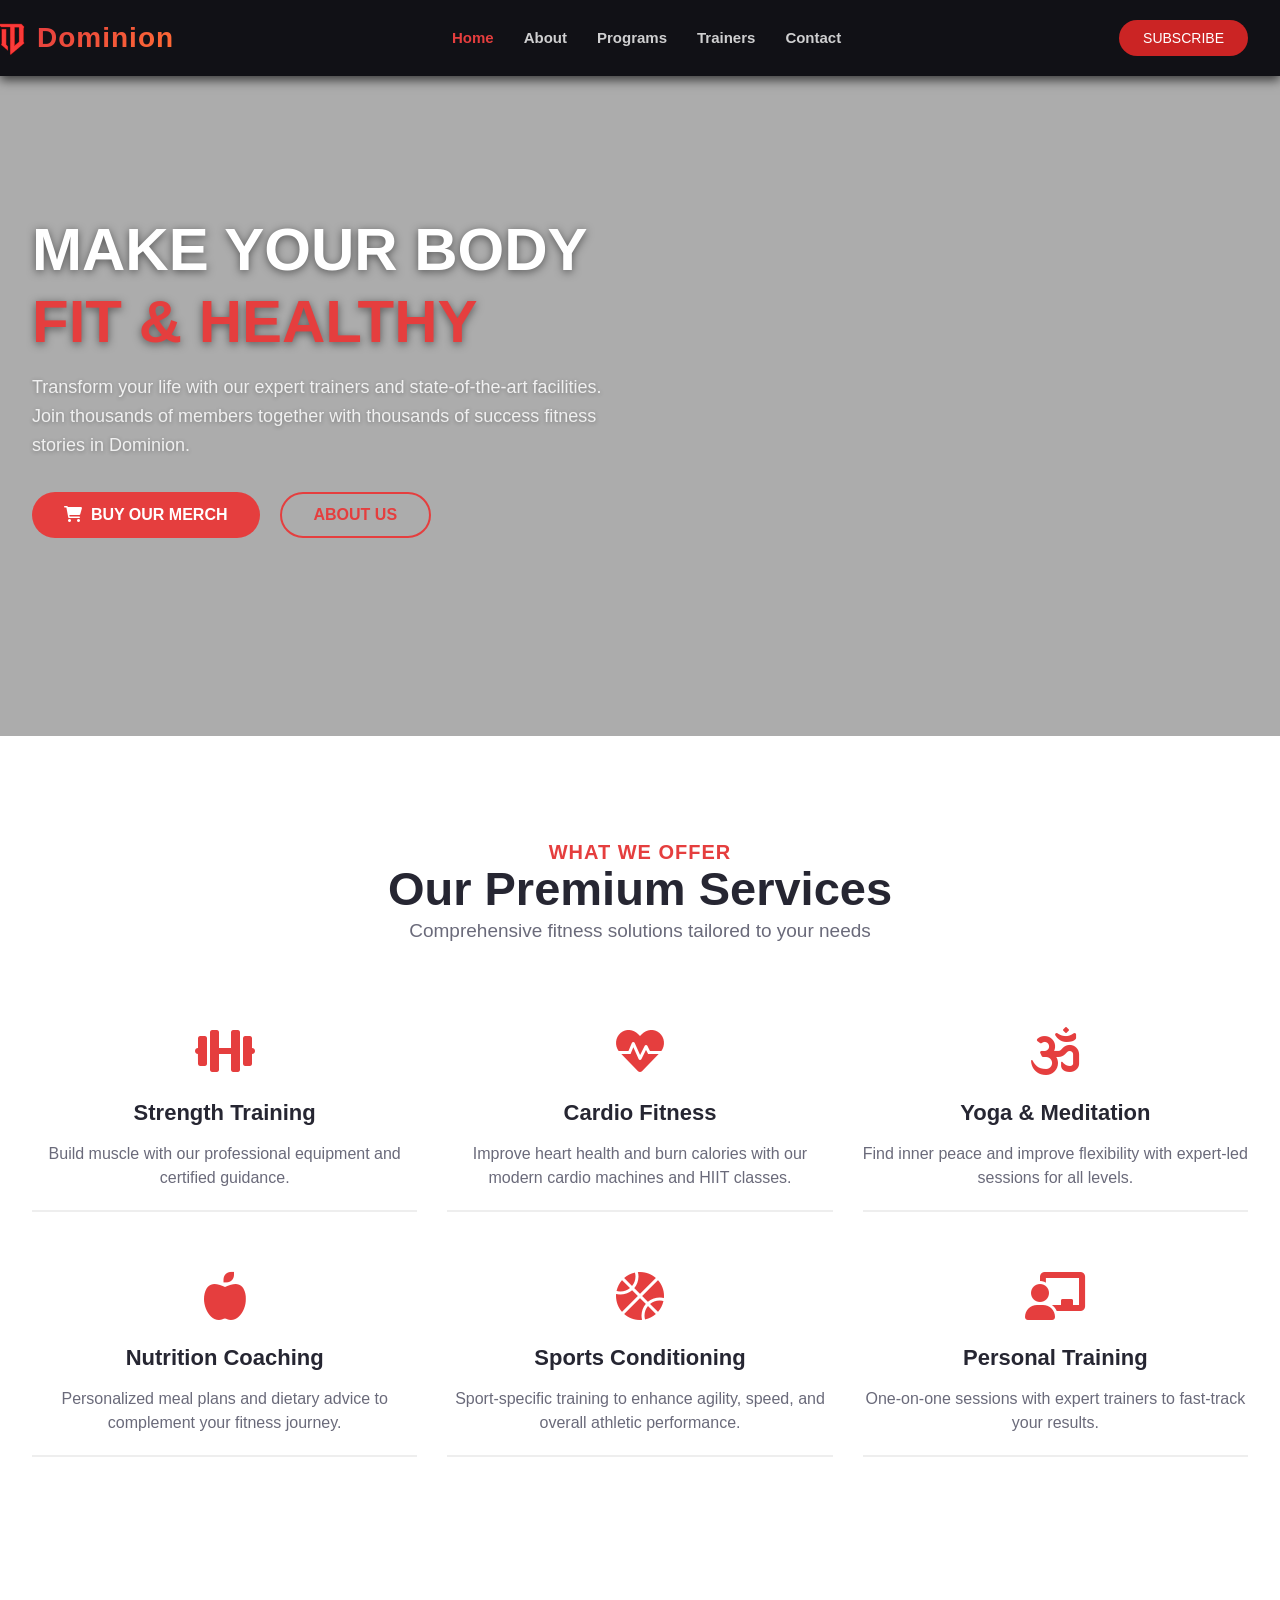
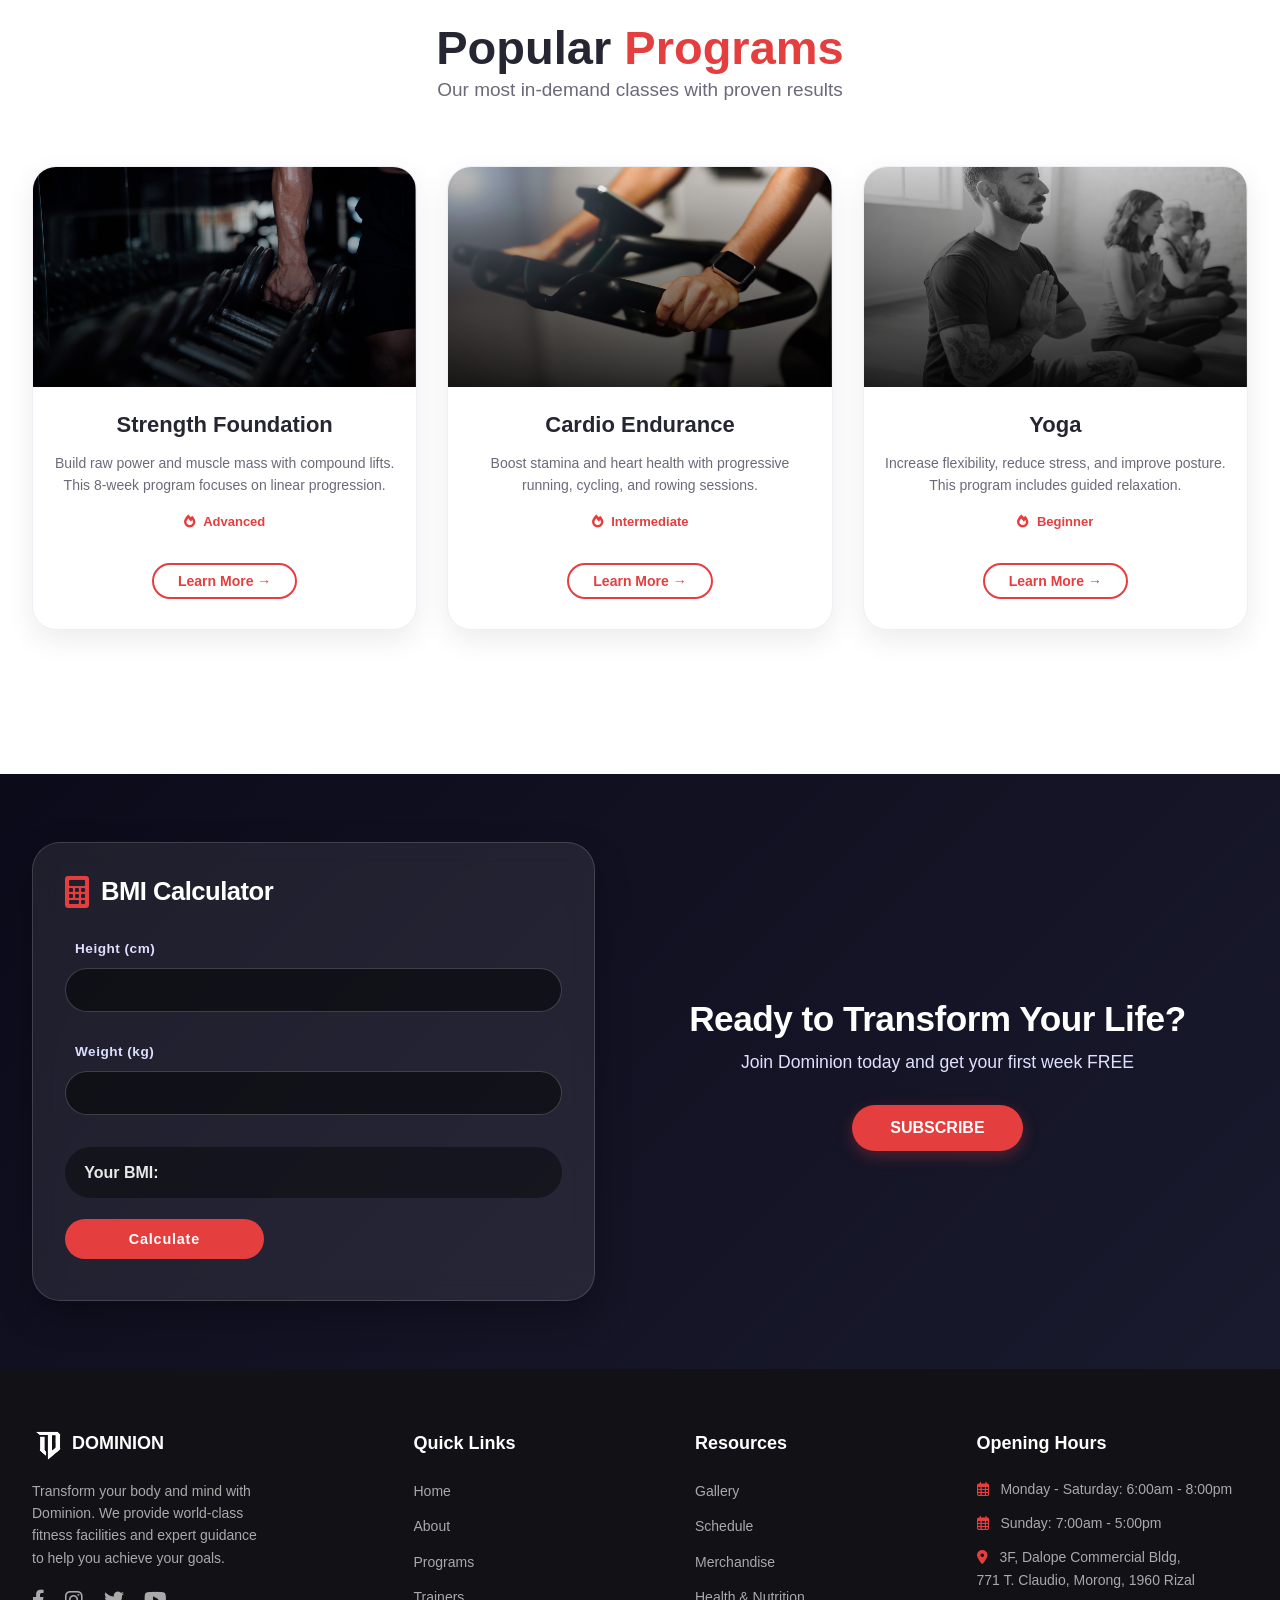
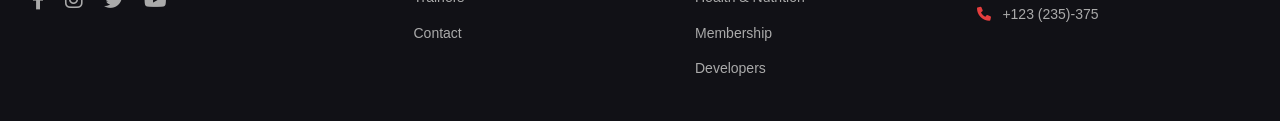
<file: index.html>
<!DOCTYPE html>
<html lang="en">

<head>
    <meta charset="UTF-8">
    <meta name="viewport" content="width=device-width, initial-scale=1.0">
    <title>Dominion</title>
    <link rel="stylesheet" href="style.css">
    <link rel="stylesheet" href="https://cdnjs.cloudflare.com/ajax/libs/font-awesome/6.0.0-beta3/css/all.min.css">
    <style>

    </style>
</head>

<body>
    <header>
        <div class="container">
            <nav class="navbar">
                <div class="logo" id="home">
                    <img src="Images/logo.png" class="nav-logo">
                    <h1>Dominion</h1>
                </div>
                <ul class="nav-links" id="home">
                    <li><a href="index.html" class="active">Home</a></li>
                    <li><a href="about.html">About</a></li>
                    <li><a href="programs.html">Programs</a></li>
                    <li><a href="trainers.html">Trainers</a></li>
                    <li><a href="contact.html">Contact</a></li>
                </ul>
                <button class="btn-subscribe" id="home" onclick="location.href='membership.html'">SUBSCRIBE</button>
            </nav>
        </div>
    </header>

    <main>
        <section class="hero">
            <div class="hero-video-background">
                <video autoplay muted loop playsinline>
                    <source src="Images/hero-bg.mp4" type="video/mp4">
                </video>
                <div class="hero-video-overlay"></div>
            </div>

            <div class="container hero-container">
                <div class="hero-content">
                    <h1>MAKE YOUR BODY <span>FIT & HEALTHY</span></h1>
                    <p>Transform your life with our expert trainers and state-of-the-art facilities. Join thousands of
                        members together with thousands of success fitness stories in Dominion.</p>
                    <div class="hero-buttons">
                        <button class="btn-primary" onclick="location.href='merch.html'"><i
                                class="fa-solid fa-cart-shopping"></i>&nbsp BUY OUR MERCH</button>
                        <button class="btn-outline" onclick="location.href='about.html'">ABOUT US</button>
                    </div>
                </div>
                <div class="hero-image"></div>
            </div>
        </section>

        <section class="services">
            <div class="container">
                <div class="section-header">
                    <span>WHAT WE OFFER</span>
                    <h2>Our Premium Services</h2>
                    <p class="section-subtitle">Comprehensive fitness solutions tailored to your needs</p>
                </div>
                <div class="services-grid">
                    <div class="service-card">
                        <i class="fas fa-dumbbell"></i>
                        <h3>Strength Training</h3>
                        <p>Build muscle with our professional equipment and certified guidance.</p>
                    </div>
                    <div class="service-card">
                        <i class="fas fa-heartbeat"></i>
                        <h3>Cardio Fitness</h3>
                        <p>Improve heart health and burn calories with our modern cardio machines and HIIT classes.</p>
                    </div>
                    <div class="service-card">
                        <i class="fas fa-om"></i>
                        <h3>Yoga & Meditation</h3>
                        <p>Find inner peace and improve flexibility with expert-led sessions for all levels.</p>
                    </div>
                    <div class="service-card">
                        <i class="fas fa-apple-alt"></i>
                        <h3>Nutrition Coaching</h3>
                        <p>Personalized meal plans and dietary advice to complement your fitness journey.</p>
                    </div>
                    <div class="service-card">
                        <i class="fas fa-basketball"></i>
                        <h3>Sports Conditioning</h3>
                        <p>Sport-specific training to enhance agility, speed, and overall athletic performance.</p>
                    </div>
                    <div class="service-card">
                        <i class="fas fa-chalkboard-teacher"></i>
                        <h3>Personal Training</h3>
                        <p>One-on-one sessions with expert trainers to fast-track your results.</p>
                    </div>
                </div>
            </div>
        </section>

        <section class="featured-programs">
            <div class="container">
                <div class="section-header">
                    <h2>Popular <b style="color: #e53e3e;">Programs</b></h2>
                    <p class="section-subtitle">Our most in-demand classes with proven results</p>
                </div>
                <div class="program-cards">
                    <div class="program-card">
                        <div class="program-img">
                            <img src="Images/program1.jpg">
                        </div>
                        <h3>Strength Foundation</h3>
                        <p>Build raw power and muscle mass with compound lifts. This 8‑week program focuses on linear
                            progression.</p>
                        <div class="program-meta">
                            <span><i class="fas fa-fire"></i> Advanced</span>
                        </div>
                        <button class="btn-small" onclick="location.href='programs.html#program1'">Learn More →</button>
                    </div>

                    <div class="program-card">
                        <div class="program-img">
                            <img src="Images/program5.jpg">
                        </div>
                        <h3>Cardio Endurance</h3>
                        <p>Boost stamina and heart health with progressive running, cycling, and rowing sessions.</p>
                        <div class="program-meta">
                            <span><i class="fas fa-fire"></i> Intermediate</span>
                        </div>
                        <button class="btn-small" onclick="location.href='programs.html#program5'">Learn More →</button>
                    </div>

                    <div class="program-card">
                        <div class="program-img">
                            <img src="Images/program3.jpg">
                        </div>
                        <h3>Yoga</h3>
                        <p>Increase flexibility, reduce stress, and improve posture. This program includes guided
                            relaxation.</p>
                        <div class="program-meta">
                            <span><i class="fas fa-fire"></i> Beginner</span>
                        </div>
                        <button class="btn-small" onclick="location.href='programs.html#program3'">Learn More →</button>
                    </div>
                </div>
            </div>
        </section>

        <section class="cta-banner">
            <div class="container cta-banner-container">
                <div class="bmi-card">
                    <div class="bmi-header">
                        <i class="fas fa-calculator"></i>
                        <h3>BMI Calculator</h3>
                    </div>
                    <div class="bmi-field-group">
                        <div class="bmi-field">
                            <label>Height (cm)</label>
                            <input type="number">
                        </div>
                        <div class="bmi-field">
                            <label>Weight (kg)</label>
                            <input type="number">
                        </div>
                    </div>
                    <div class="bmi-result-demo">
                        <span class="bmi-value">Your BMI: </span>
                    </div>
                    <button class="btn-bmi-dummy" type="button">Calculate</button>
                </div>

                <div class="cta-content">
                    <h2>Ready to Transform Your Life?</h2>
                    <p>Join Dominion today and get your first week FREE</p>
                    <button class="btn-primary-large" onclick="location.href='membership.html'">SUBSCRIBE</button>
                </div>
            </div>
        </section>

    </main>

    <footer style="margin-top: 0px;">
        <div class="container">
            <div class="footer-grid">
                <div class="footer-col">
                    <div class="footer-logo-wrapper">
                        <img src="Images/logo.png" class="footer-logo">
                        <h4>DOMINION</h4>
                    </div>
                    <p>Transform your body and mind with Dominion. We provide world-class fitness facilities and expert
                        guidance to help you achieve your goals.</p>
                    <div class="social">
                        <i class="fab fa-facebook-f"></i>
                        <i class="fab fa-instagram"></i>
                        <i class="fab fa-twitter"></i>
                        <i class="fab fa-youtube"></i>
                    </div>
                </div>
                <div class="footer-col" style="margin-left: 100px;">
                    <h4>Quick Links</h4>
                    <ul>
                        <li><a href="index.html">Home</a></li>
                        <li><a href="about.html">About</a></li>
                        <li><a href="programs.html">Programs</a></li>
                        <li><a href="trainers.html">Trainers</a></li>
                        <li><a href="contact.html">Contact</a></li>
                    </ul>
                </div>
                <div class="footer-col">
                    <h4>Resources</h4>
                    <ul>
                        <li><a href="gallery.html">Gallery</a></li>
                        <li><a href="schedule.html">Schedule</a></li>
                        <li><a href="merch.html">Merchandise</a></li>
                        <li><a href="health.html">Health & Nutrition</a></li>
                        <li><a href="membership.html">Membership</a></li>
                        <li><a href="developers.html">Developers</a></li>
                    </ul>
                </div>
                <div class="footer-col">
                    <h4>Opening Hours</h4>
                    <p style="max-width: 100%;"><i class="far fa-calendar-alt"></i> Monday - Saturday: 6:00am - 8:00pm
                    </p>
                    <p><i class="far fa-calendar-alt"></i> Sunday: 7:00am - 5:00pm</p>
                    <p class="location-info"><i class="fas fa-map-marker-alt"></i> 3F, Dalope Commercial Bldg, 771 T.
                        Claudio, Morong, 1960 Rizal</p>
                    <p><i class="fas fa-phone"></i> +123 (235)-375</p>
                </div>
            </div>
        </div>
    </footer>

</body>

</html>
</file>
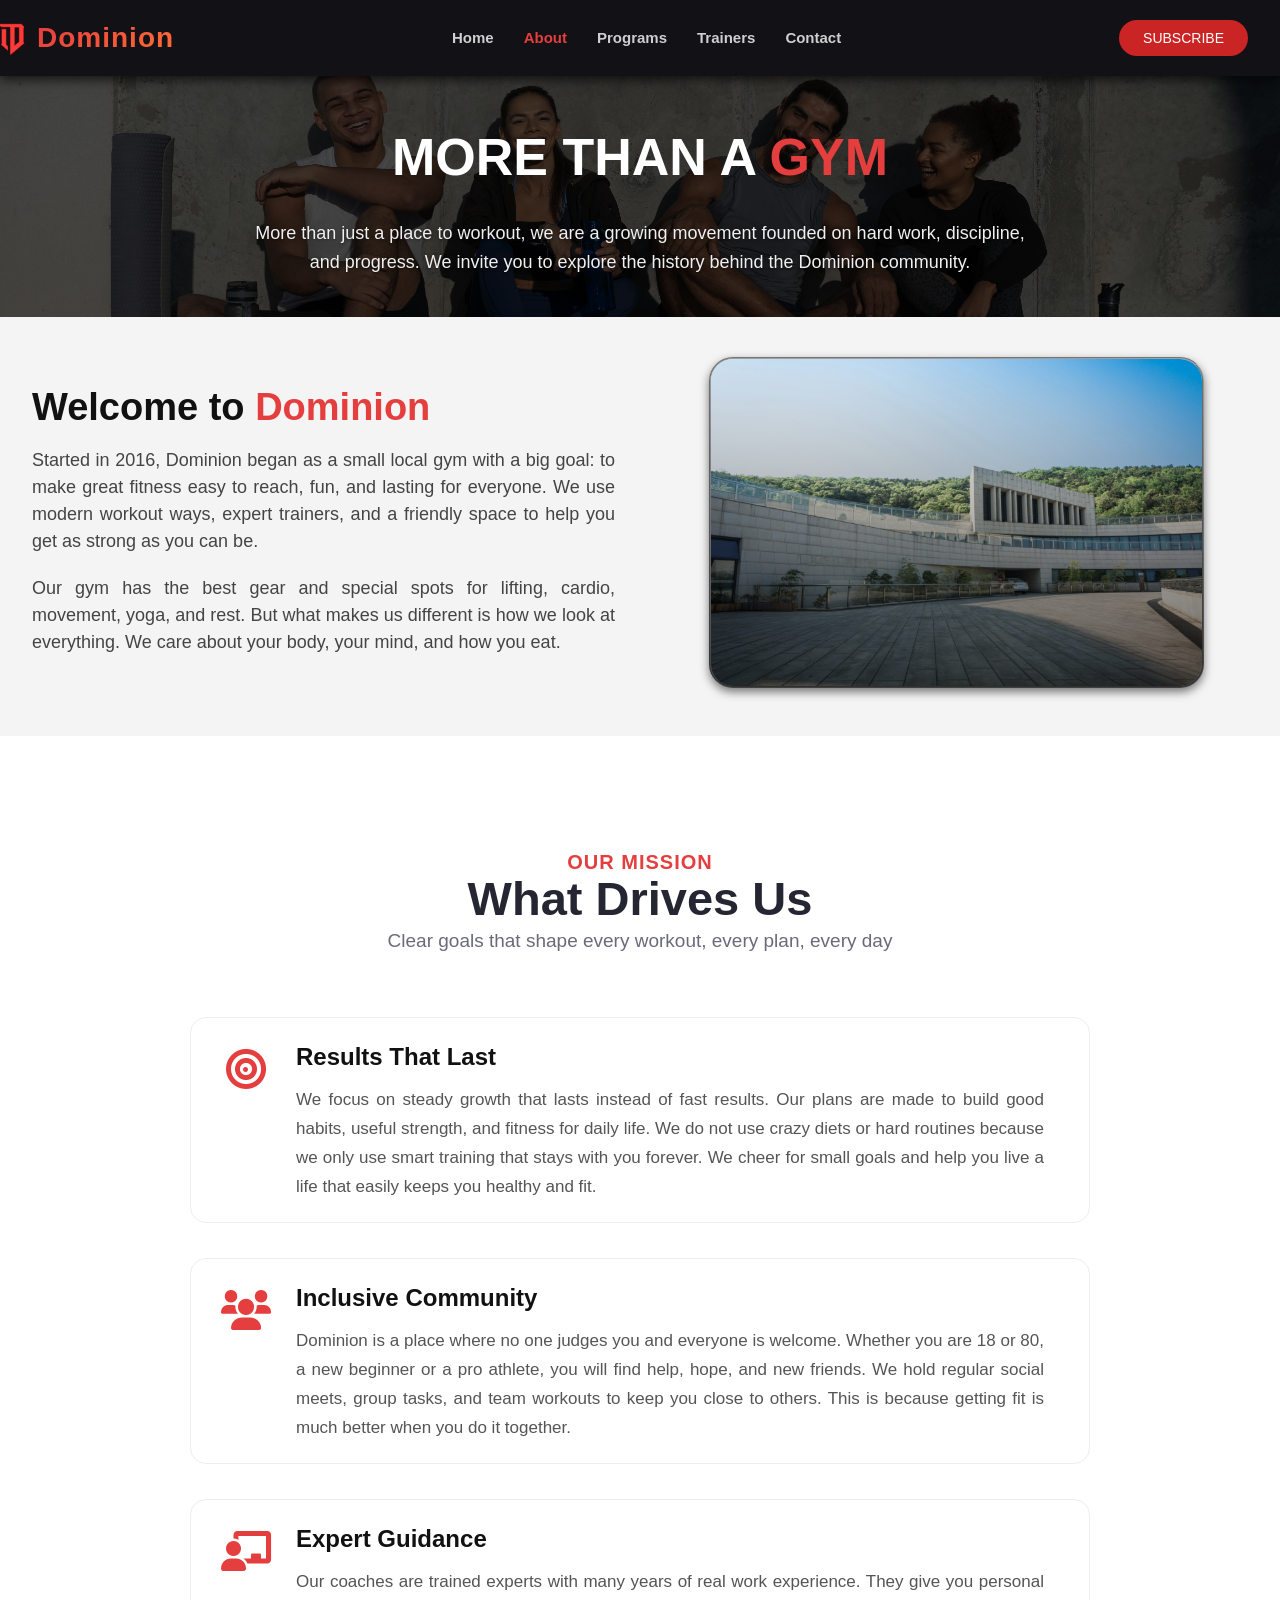
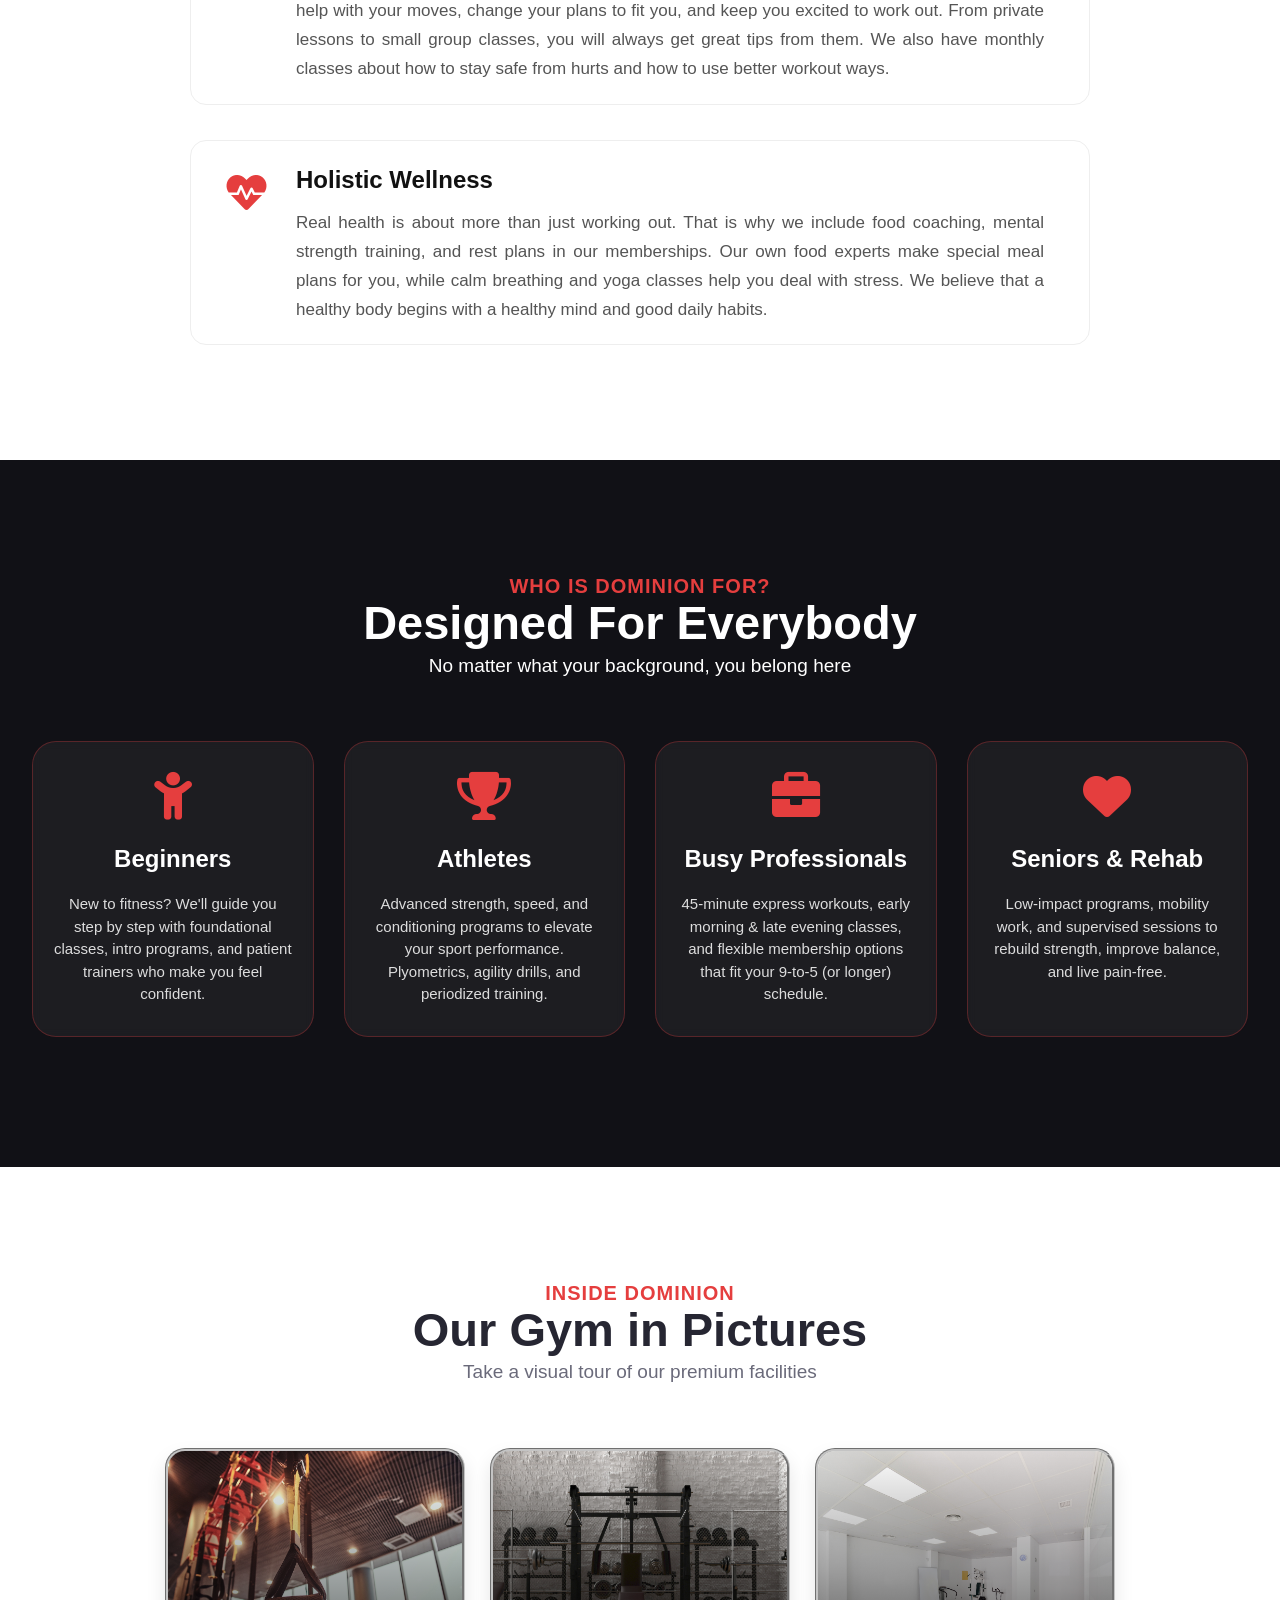
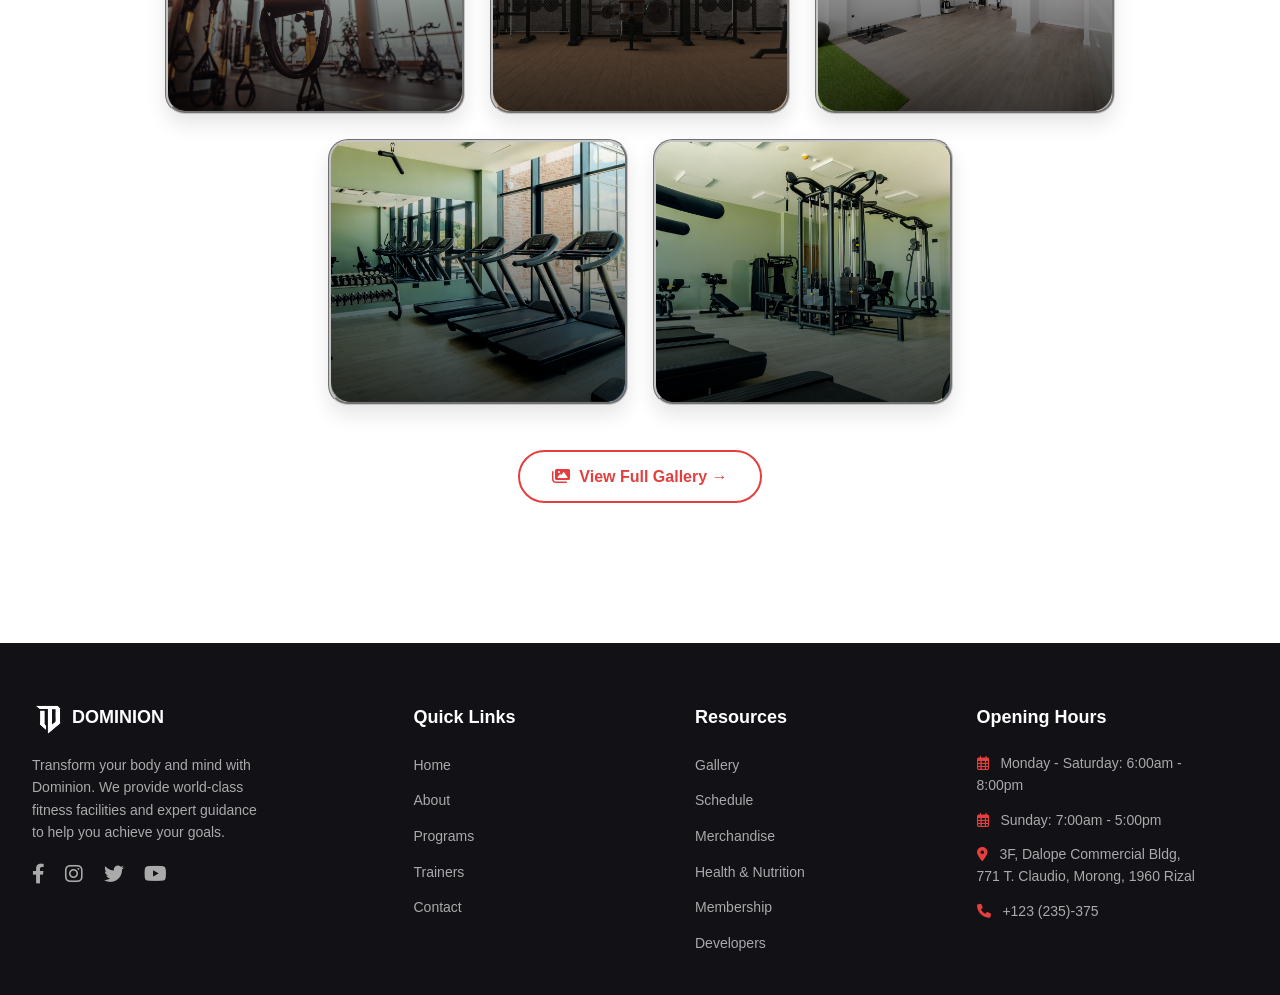
<file: about.html>
<!DOCTYPE html>
<html lang="en">

<head>
    <meta charset="UTF-8">
    <meta name="viewport" content="width=device-width, initial-scale=1.0">
    <title>Dominion</title>
    <link rel="stylesheet" href="style.css">
    <link rel="stylesheet" href="https://cdnjs.cloudflare.com/ajax/libs/font-awesome/6.0.0-beta3/css/all.min.css">
</head>

<body>
    <header>
        <div class="container">
            <nav class="navbar">
                <div class="logo">
                    <img src="Images/logo.png" class="nav-logo">
                    <h1>Dominion</h1>
                </div>
                <ul class="nav-links">
                    <li><a href="index.html">Home</a></li>
                    <li><a href="about.html" class="active">About</a></li>
                    <li><a href="programs.html">Programs</a></li>
                    <li><a href="trainers.html">Trainers</a></li>
                    <li><a href="contact.html">Contact</a></li>
                </ul>
                <button class="btn-subscribe" onclick="location.href='membership.html'">SUBSCRIBE</button>
            </nav>
        </div>
    </header>

    <main>
        <section class="about-hero">
            <div class="hero-bg-image"></div>
            <div class="container">
                <h1>MORE THAN A <span>GYM</span></h1>
                <p>More than just a place to workout, we are a growing movement founded on hard work, discipline, and
                    progress. We invite you to explore the history behind the Dominion community.
                </p>
            </div>
        </section>

        <section class="intro-section">
            <div class="container">
                <div class="intro-grid">
                    <div class="intro-text">
                        <h2>Welcome to <span>Dominion</span></h2>
                        <p>Started in 2016, Dominion began as a small local gym with a big goal: to make great fitness
                            easy to reach, fun, and lasting for everyone. We use modern workout ways, expert trainers,
                            and a friendly space to help you get as strong as you can be.</p>
                        <p>Our gym has the best gear and special spots for lifting, cardio, movement, yoga, and rest.
                            But what makes us different is how we look at everything. We care about your body, your
                            mind, and how you eat.</p>

                    </div>
                    <div class="intro-image">
                        <div class="image-wrapper">
                            <img src="Images/building.jpg">
                        </div>
                    </div>
                </div>
            </div>
        </section>

        <section class="mission-section">
            <div class="container">
                <div class="section-header">
                    <span>OUR MISSION</span>
                    <h2>What Drives Us</h2>
                    <p class="section-subtitle">Clear goals that shape every workout, every plan, every day</p>
                </div>
                <div class="mission-list">
                    <div class="mission-item">
                        <div class="mission-icon"><i class="fas fa-bullseye"></i></div>
                        <div class="mission-text">
                            <h3>Results That Last</h3>
                            <p>We focus on steady growth that lasts instead of fast results. Our plans are made to build
                                good habits, useful strength, and fitness for daily life. We do not use crazy diets or
                                hard routines because we only use smart training that stays with you forever. We cheer
                                for small goals and help you live a life that easily keeps you healthy and fit.</p>
                        </div>
                    </div>
                    <div class="mission-item">
                        <div class="mission-icon"><i class="fas fa-users"></i></div>
                        <div class="mission-text">
                            <h3>Inclusive Community</h3>
                            <p>Dominion is a place where no one judges you and everyone is welcome. Whether you are 18
                                or
                                80, a new beginner or a pro athlete, you will find help, hope, and new friends. We hold
                                regular social meets, group tasks, and team workouts to keep you close to others. This
                                is because getting fit is much better when you do it together.</p>
                        </div>
                    </div>
                    <div class="mission-item">
                        <div class="mission-icon"><i class="fas fa-chalkboard-teacher"></i></div>
                        <div class="mission-text">
                            <h3>Expert Guidance</h3>
                            <p>Our coaches are trained experts with many years of real work experience. They give you
                                personal help with your moves, change your plans to fit you, and keep you excited to
                                work out. From private lessons to small group classes, you will always get great tips
                                from them. We also have monthly classes about how to stay safe from hurts and how to use
                                better workout ways.</p>
                        </div>
                    </div>
                    <div class="mission-item">
                        <div class="mission-icon"><i class="fas fa-heartbeat"></i></div>
                        <div class="mission-text">
                            <h3>Holistic Wellness</h3>
                            <p>Real health is about more than just working out. That is why we include food coaching,
                                mental strength training, and rest plans in our memberships. Our own food experts make
                                special meal plans for you, while calm breathing and yoga classes help you deal with
                                stress. We believe that a healthy body begins with a healthy mind and good daily habits.
                            </p>
                        </div>
                    </div>
                </div>
            </div>
        </section>

        <section class="audience-section">
            <div class="container">
                <div class="section-header">
                    <span>WHO IS DOMINION FOR?</span>
                    <h2>Designed For Everybody</h2>
                    <p class="section-subtitle">No matter what your background, you belong here</p>
                </div>
                <div class="audience-grid">
                    <div class="audience-card">
                        <i class="fas fa-child"></i>
                        <h3>Beginners</h3>
                        <p>New to fitness? We'll guide you step by step with foundational classes, intro programs, and
                            patient trainers who make you feel confident.</p>
                    </div>
                    <div class="audience-card">
                        <i class="fas fa-trophy"></i>
                        <h3>Athletes</h3>
                        <p>Advanced strength, speed, and conditioning programs to elevate your sport performance.
                            Plyometrics, agility drills, and periodized training.</p>
                    </div>
                    <div class="audience-card">
                        <i class="fas fa-briefcase"></i>
                        <h3>Busy Professionals</h3>
                        <p>45-minute express workouts, early morning & late evening classes, and flexible membership
                            options that fit your 9-to-5 (or longer) schedule.</p>
                    </div>
                    <div class="audience-card">
                        <i class="fas fa-heart"></i>
                        <h3>Seniors & Rehab</h3>
                        <p>Low-impact programs, mobility work, and supervised sessions to rebuild strength, improve
                            balance, and live pain-free.</p>
                    </div>
                </div>
            </div>
        </section>

        <section class="gallery-section" id="gallery">
            <div class="container">
                <div class="section-header">
                    <span>INSIDE DOMINION</span>
                    <h2>Our Gym in Pictures</h2>
                    <p class="section-subtitle">Take a visual tour of our premium facilities</p>
                </div>
                <div class="gallery-grid">

                    <div class="gallery-item">
                        <img src="Images/gallery3.jpg">
                    </div>
                    <div class="gallery-item">
                        <img src="Images/gallery4.jpg">
                    </div>
                    <div class="gallery-item">
                        <img src="Images/gallery5.jpg">
                    </div>
                    <div class="gallery-item">
                        <img src="Images/gallery1.jpg">
                    </div>
                    <div class="gallery-item">
                        <img src="Images/gallery2.jpg">
                    </div>
                </div>
                <div class="gallery-link">
                    <a href="gallery.html" class="btn-gallery"><i class="fa-solid fa-images"></i> &nbspView Full
                        Gallery
                        →</a>
                </div>
            </div>
        </section>

    </main>

    <footer>
        <div class="container">
            <div class="footer-grid">
                <div class="footer-col">
                    <div class="footer-logo-wrapper">
                        <img src="Images/logo.png" class="footer-logo">
                        <h4>DOMINION</h4>
                    </div>
                    <p>Transform your body and mind with Dominion. We provide world-class fitness facilities and expert
                        guidance to help you achieve your goals.</p>
                    <div class="social">
                        <i class="fab fa-facebook-f"></i>
                        <i class="fab fa-instagram"></i>
                        <i class="fab fa-twitter"></i>
                        <i class="fab fa-youtube"></i>
                    </div>
                </div>
                <div class="footer-col" style="margin-left: 100px;">
                    <h4>Quick Links</h4>
                    <ul>
                        <li><a href="index.html">Home</a></li>
                        <li><a href="about.html">About</a></li>
                        <li><a href="programs.html">Programs</a></li>
                        <li><a href="trainers.html">Trainers</a></li>
                        <li><a href="contact.html">Contact</a></li>
                    </ul>
                </div>
                <div class="footer-col">
                    <h4>Resources</h4>
                    <ul>
                        <li><a href="gallery.html">Gallery</a></li>
                        <li><a href="schedule.html">Schedule</a></li>
                        <li><a href="merch.html">Merchandise</a></li>
                        <li><a href="health.html">Health & Nutrition</a></li>
                        <li><a href="membership.html">Membership</a></li>
                        <li><a href="developers.html">Developers</a></li>
                    </ul>
                </div>
                <div class="footer-col">
                    <h4>Opening Hours</h4>
                    <p><i class="far fa-calendar-alt"></i> Monday - Saturday: 6:00am - 8:00pm</p>
                    <p><i class="far fa-calendar-alt"></i> Sunday: 7:00am - 5:00pm</p>
                    <p class="location-info"><i class="fas fa-map-marker-alt"></i> 3F, Dalope Commercial Bldg, 771 T.
                        Claudio, Morong, 1960 Rizal</p>
                    <p><i class="fas fa-phone"></i> +123 (235)-375</p>
                </div>
            </div>

        </div>
    </footer>

</body>

</html>
</file>
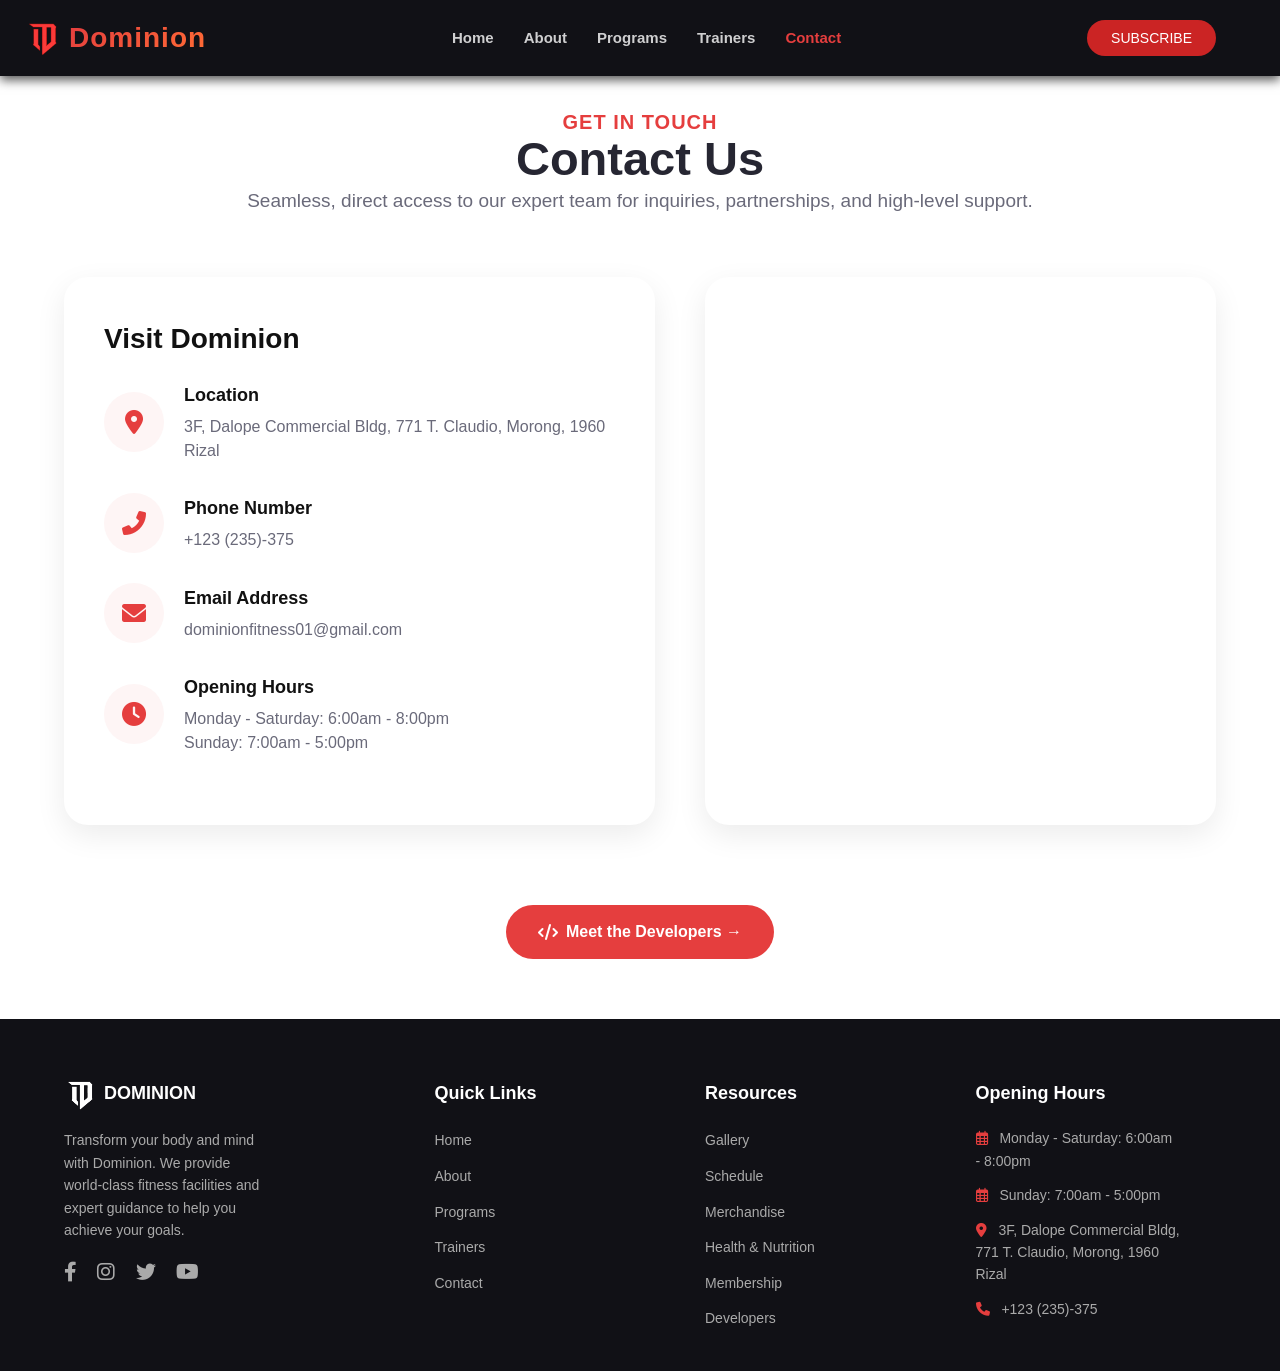
<file: contact.html>
<!DOCTYPE html>
<html lang="en">

<head>
    <meta charset="UTF-8">
    <meta name="viewport" content="width=device-width, initial-scale=1.0">
    <title>Dominion</title>
    <link rel="stylesheet" href="style.css">
    <link rel="stylesheet" href="https://cdnjs.cloudflare.com/ajax/libs/font-awesome/6.0.0-beta3/css/all.min.css">

    <style>
        /* ---------- GLOBAL RESET & FIXES ---------- */
        *,
        *::before,
        *::after {
            margin: 0;
            padding: 0;
            box-sizing: border-box;
        }

        body {
            overflow-x: hidden;
            width: 100%;
            position: relative;
        }

        img,
        iframe,
        video,
        embed {
            max-width: 100%;
            height: auto;
            display: block;
        }

        .container {
            max-width: 1200px;
            width: 100%;
            margin: 0 auto;
            padding: 0 24px;
        }

        .contact-section,
        footer,
        header,
        main {
            overflow-x: hidden;
            width: 100%;
        }

        section-header {
            text-align: center;
            margin: 40px 0 35px;
        }

        .contact-grid {
            display: flex;
            flex-wrap: wrap;
            gap: 50px;
        }

        .contact-info {
            flex: 1;
            background: white;
            padding: 40px;
            border-radius: 24px;
            box-shadow: 0 10px 30px rgba(0, 0, 0, 0.08);
        }

        .contact-info h3 {
            font-size: 28px;
            margin-bottom: 20px;
            color: #111;
        }

        .info-item {
            display: flex;
            align-items: center;
            gap: 20px;
            margin-bottom: 30px;
        }

        .info-icon {
            width: 60px;
            height: 60px;
            background: #fef5f5;
            border-radius: 50%;
            display: flex;
            align-items: center;
            justify-content: center;
            color: #e53e3e;
            font-size: 24px;
            flex-shrink: 0;
        }

        .info-text h4 {
            font-size: 18px;
            margin-bottom: 5px;
            color: #111;
        }

        .info-text p {
            color: #6a6a7a;
            line-height: 1.5;
        }

        .map-container {
            flex: 1;
            background: white;
            border-radius: 24px;
            overflow: hidden;
            box-shadow: 0 10px 30px rgba(0, 0, 0, 0.08);
            min-height: 400px;
        }

        .map-container iframe {
            width: 100%;
            height: 100%;
            min-height: 450px;
            border: none;
        }

        .developer-cta {
            text-align: center;
            margin-top: 80px;
        }

        .btn-developer {
            display: inline-flex;
            align-items: center;
            gap: 8px;
            background: #e53e3e;
            color: white;
            padding: 14px 32px;
            border-radius: 40px;
            text-decoration: none;
            font-weight: 600;
            font-size: 16px;
            transition: 0.3s ease;
            cursor: pointer;
            border: none;
        }

        .btn-developer:hover {
            background: #c52222;
            transform: translateY(-3px);
        }

        @media (max-width: 768px) {
            .container {
                padding: 0 20px;
            }

            .contact-grid {
                display: flex;
                flex-direction: column;
                gap: 30px;
                width: 100%;
            }

            .contact-info,
            .map-container {
                width: 100%;
                max-width: 100%;
                flex: none;
            }

            .contact-info {
                padding: 28px 20px;
            }

            .contact-info h3 {
                font-size: 24px;
                margin-bottom: 20px;
            }

            .info-item {
                gap: 16px;
                flex-wrap: wrap;
            }

            .info-icon {
                width: 52px;
                height: 52px;
                background: #fef5f5;
                font-size: 22px;
                flex-shrink: 0;
            }

            .info-text h4 {
                font-size: 17px;
            }

            .info-text p {
                font-size: 14px;
                word-break: break-word;
            }

            .map-container {
                min-height: auto;
                border-radius: 24px;
            }

            .map-container iframe {
                width: 100%;
                min-height: 320px;
                height: auto;
                display: block;
            }

            .developer-cta {
                margin-top: 50px;
            }

            .btn-developer {
                padding: 12px 28px;
                font-size: 14px;
            }

            .footer-grid {
                display: flex;
                flex-wrap: wrap;
                gap: 40px;
            }

            .footer-col {
                width: 100%;
                margin-left: 0 !important;
                flex: 0 0 100%;
            }

            .footer-col:first-child {
                margin-top: 0;
            }

            .footer-logo-wrapper {
                display: flex;
                align-items: center;
                gap: 12px;
                margin-bottom: 16px;
            }

            .social {
                margin-top: 20px;
                display: flex;
                gap: 18px;
            }

            .footer-col ul li {
                margin-bottom: 10px;
            }

            .footer-col p {
                word-break: break-word;
            }

            .location-info {
                display: inline-block;
                word-break: break-word;
            }
        }

        @media (max-width: 480px) {
            .container {
                padding: 0 16px;
            }

            .contact-info {
                padding: 24px 16px;
            }

            .info-item {
                gap: 12px;
            }

            .info-icon {
                width: 46px;
                height: 46px;
                font-size: 20px;
            }

            .map-container iframe {
                min-height: 260px;
            }

            .btn-developer {
                padding: 10px 22px;
                font-size: 13px;
            }
        }

        .footer-grid {
            display: flex;
            flex-wrap: wrap;
            justify-content: space-between;
            gap: 30px;
        }

        .footer-col {
            flex: 1;
            min-width: 180px;
        }

        .footer-col:nth-child(2) {
            margin-left: 100px;
        }

        @media (max-width: 768px) {
            .footer-col:nth-child(2) {
                margin-left: 0 !important;
            }
        }
    </style>
</head>

<body>
    <header>
        <div class="container">
            <nav class="navbar">
                <div class="logo">
                    <img src="Images/logo.png" class="nav-logo" alt="Dominion Logo">
                    <h1>Dominion</h1>
                </div>
                <ul class="nav-links">
                    <li><a href="index.html">Home</a></li>
                    <li><a href="about.html">About</a></li>
                    <li><a href="programs.html">Programs</a></li>
                    <li><a href="trainers.html">Trainers</a></li>
                    <li><a href="contact.html" class="active">Contact</a></li>
                </ul>
                <button class="btn-subscribe" onclick="location.href='membership.html'">SUBSCRIBE</button>
            </nav>
        </div>
    </header>

    <main>
        <section class="contact-section">
            <div class="section-header">
                <span>GET IN TOUCH</span>
                <h2>Contact Us</h2>
                <p class="section-subtitle">Seamless, direct access to our expert team for inquiries, partnerships, and
                    high-level support.
                </p>
            </div>
            <div class="container">
                <div class="contact-grid">
                    <div class="contact-info">
                        <h3>Visit Dominion</h3>
                        <div class="info-item">
                            <div class="info-icon">
                                <i class="fas fa-map-marker-alt"></i>
                            </div>
                            <div class="info-text">
                                <h4>Location</h4>
                                <p>3F, Dalope Commercial Bldg, 771 T. Claudio, Morong, 1960 Rizal</p>
                            </div>
                        </div>
                        <div class="info-item">
                            <div class="info-icon">
                                <i class="fas fa-phone-alt"></i>
                            </div>
                            <div class="info-text">
                                <h4>Phone Number</h4>
                                <p>+123 (235)-375</p>
                            </div>
                        </div>
                        <div class="info-item">
                            <div class="info-icon">
                                <i class="fas fa-envelope"></i>
                            </div>
                            <div class="info-text">
                                <h4>Email Address</h4>
                                <p>dominionfitness01@gmail.com</p>
                            </div>
                        </div>
                        <div class="info-item">
                            <div class="info-icon">
                                <i class="fas fa-clock"></i>
                            </div>
                            <div class="info-text">
                                <h4>Opening Hours</h4>
                                <p>Monday - Saturday: 6:00am - 8:00pm<br>Sunday: 7:00am - 5:00pm</p>
                            </div>
                        </div>
                    </div>

                    <div class="map-container">
                        <iframe
                            src="https://www.google.com/maps/embed?pb=!1m10!1m8!1m3!1d17296.516922746283!2d121.23894361515833!3d14.518679237574668!3m2!1i1024!2i768!4f13.1!5e0!3m2!1sen!2sph!4v1776908506698!5m2!1sen!2sph"
                            width="600" height="450" style="border:0;"></iframe>
                    </div>
                </div>

                <div class="developer-cta">
                    <a href="developers.html" class="btn-developer">
                        <i class="fas fa-code"></i> Meet the Developers →
                    </a>
                </div>
            </div>
        </section>
    </main>

    <footer>
        <div class="container">
            <div class="footer-grid">
                <div class="footer-col">
                    <div class="footer-logo-wrapper">
                        <img src="Images/logo.png" class="footer-logo" alt="Dominion Logo">
                        <h4>DOMINION</h4>
                    </div>
                    <p>Transform your body and mind with Dominion. We provide world-class fitness facilities and expert
                        guidance to help you achieve your goals.</p>
                    <div class="social">
                        <i class="fab fa-facebook-f"></i>
                        <i class="fab fa-instagram"></i>
                        <i class="fab fa-twitter"></i>
                        <i class="fab fa-youtube"></i>
                    </div>
                </div>
                <div class="footer-col" style="margin-left: 100px;">
                    <h4>Quick Links</h4>
                    <ul>
                        <li><a href="index.html">Home</a></li>
                        <li><a href="about.html">About</a></li>
                        <li><a href="programs.html">Programs</a></li>
                        <li><a href="trainers.html">Trainers</a></li>
                        <li><a href="contact.html">Contact</a></li>
                    </ul>
                </div>
                <div class="footer-col">
                    <h4>Resources</h4>
                    <ul>
                        <li><a href="gallery.html">Gallery</a></li>
                        <li><a href="schedule.html">Schedule</a></li>
                        <li><a href="merch.html">Merchandise</a></li>
                        <li><a href="health.html">Health & Nutrition</a></li>
                        <li><a href="membership.html">Membership</a></li>
                        <li><a href="developers.html">Developers</a></li>
                    </ul>
                </div>
                <div class="footer-col">
                    <h4>Opening Hours</h4>
                    <p><i class="far fa-calendar-alt"></i> Monday - Saturday: 6:00am - 8:00pm</p>
                    <p><i class="far fa-calendar-alt"></i> Sunday: 7:00am - 5:00pm</p>
                    <p class="location-info"><i class="fas fa-map-marker-alt"></i> 3F, Dalope Commercial Bldg, 771 T.
                        Claudio, Morong, 1960 Rizal</p>
                    <p><i class="fas fa-phone"></i> +123 (235)-375</p>
                </div>
            </div>

        </div>
    </footer>

</body>

</html>
</file>
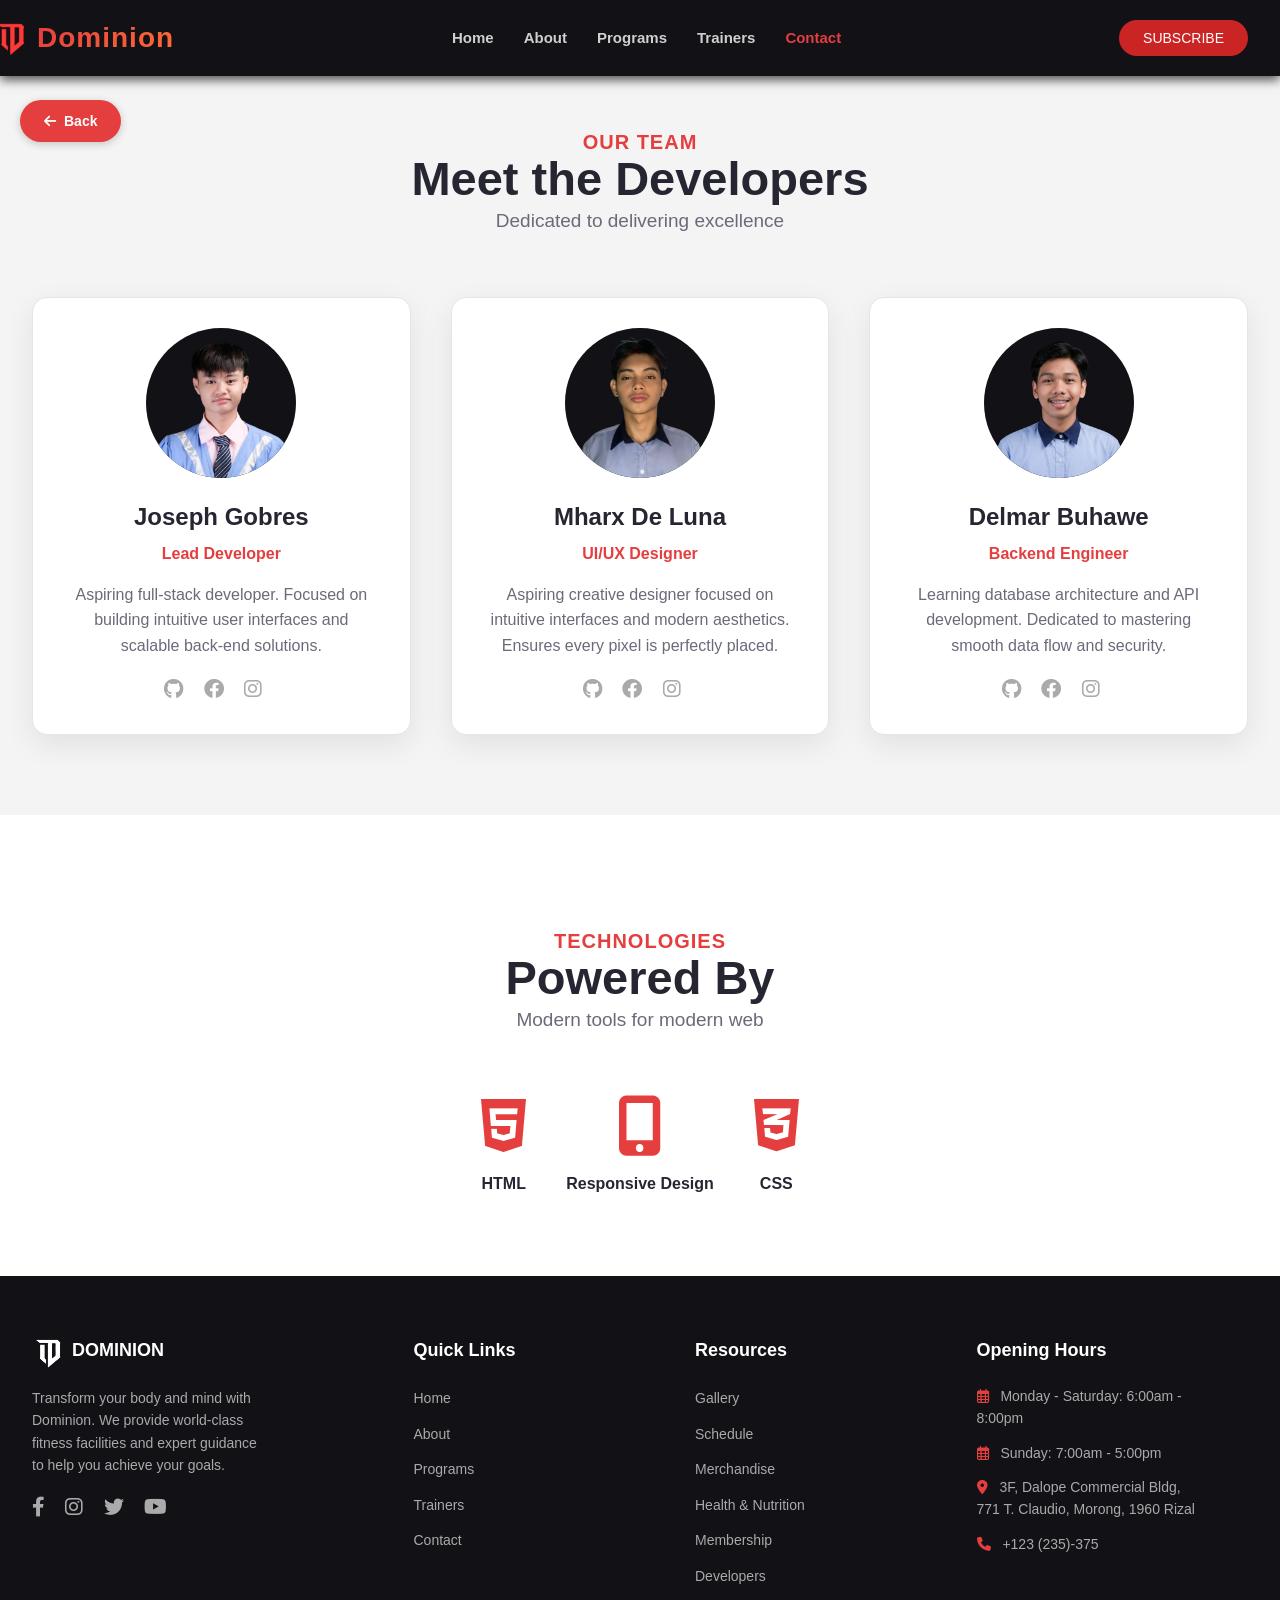
<file: developers.html>
<!DOCTYPE html>
<html lang="en">

<head>
    <meta charset="UTF-8">
    <meta name="viewport" content="width=device-width, initial-scale=1.0">
    <title>Dominion</title>
    <link rel="stylesheet" href="style.css">
    <link rel="stylesheet" href="https://cdnjs.cloudflare.com/ajax/libs/font-awesome/6.0.0-beta3/css/all.min.css">
    <style>
        body {
            margin: 0;
            padding: 0;
            background: #e2e2e2;
        }

        .back-button {
            position: fixed;
            top: 100px;
            left: 20px;
            z-index: 100;
            background: #e53e3e;
            color: white;
            padding: 10px 24px;
            border-radius: 40px;
            text-decoration: none;
            font-weight: 600;
            font-size: 14px;
            transition: 0.3s ease;
            display: inline-flex;
            align-items: center;
            gap: 8px;
            box-shadow: 0 2px 8px rgba(0, 0, 0, 0.2);
        }

        .back-button:hover {
            background: #c52222;
            transform: translateY(-2px);
        }

        .team-section {
            padding: 20px 0 80px;
            background: #f4f4f4;
        }

        .team-grid {
            display: grid;
            grid-template-columns: repeat(auto-fit, minmax(300px, 1fr));
            gap: 40px;
            margin-top: 50px;
        }

        .team-card {
            background: white;
            border-radius: 15px;
            border: 1px solid rgb(229, 229, 229);
            overflow: hidden;
            text-align: center;
            padding: 30px;
            transition: 0.3s;
            box-shadow: 0 10px 30px rgba(0, 0, 0, 0.08);
        }

        .team-card:hover {
            transform: translateY(-5px);
            border: 1px solid #e64a4a;
        }

        .team-avatar {
            width: 150px;
            height: 150px;
            border-radius: 50%;
            margin: 0 auto 20px;
            overflow: hidden;
            background: #111116;
            display: flex;
            align-items: center;
            justify-content: center;
        }

        .team-avatar img {
            width: 100%;
            height: 100%;
            object-fit: cover;
        }

        .team-avatar .fallback-icon {
            font-size: 60px;
            color: #e53e3e;
        }

        .team-card h3 {
            font-size: 24px;
            margin-bottom: 5px;
        }

        .team-role {
            color: #e53e3e;
            font-weight: 600;
            margin-bottom: 15px;
        }

        .team-bio {
            color: #6a6a7a;
            line-height: 1.6;
            margin-bottom: 20px;
        }

        .tech-stack {
            background: white;
            padding: 80px 0;
        }

        .tech-icons {
            display: flex;
            flex-wrap: wrap;
            justify-content: center;
            gap: 40px;
            margin-top: 50px;
        }

        .tech-item {
            text-align: center;
        }

        .tech-item i {
            font-size: 60px;
            color: #e53e3e;
            margin-bottom: 15px;
        }

        .tech-item span {
            display: block;
            font-weight: 600;
        }

        footer {
            margin-top: 0;
        }

        @media (max-width: 768px) {
            .developers-hero h1 {
                font-size: 36px;
            }

            .team-avatar {
                width: 120px;
                height: 120px;
            }

            .back-button {
                display: none;
            }
        }
    </style>
</head>

<body>
    <header>
        <div class="container">
            <nav class="navbar">
                <div class="logo">
                    <img src="Images/logo.png" class="nav-logo" alt="Dominion Logo">
                    <h1>Dominion</h1>
                </div>
                <ul class="nav-links">
                    <li><a href="index.html">Home</a></li>
                    <li><a href="about.html">About</a></li>
                    <li><a href="programs.html">Programs</a></li>
                    <li><a href="trainers.html">Trainers</a></li>
                    <li><a href="contact.html" class="active">Contact</a></li>
                </ul>
                <button class="btn-subscribe" onclick="location.href='membership.html'">SUBSCRIBE</button>
            </nav>
        </div>
    </header>
    <a href="contact.html" class="back-button">
        <i class="fas fa-arrow-left"></i> Back
    </a>

    <main>
        <section class="team-section">
            <div class="container">
                <div class="section-header">
                    <span>OUR TEAM</span>
                    <h2>Meet the Developers</h2>
                    <p class="section-subtitle">Dedicated to delivering excellence</p>
                </div>
                <div class="team-grid">
                    <div class="team-card">
                        <div class="team-avatar">
                            <img src="Images/joseph.png">
                        </div>
                        <h3>Joseph Gobres</h3>
                        <div class="team-role">Lead Developer</div>
                        <p class="team-bio">Aspiring full-stack developer. Focused on building intuitive user interfaces
                            and scalable back-end solutions.</p>
                        <div class="social">
                            <i class="fab fa-github"></i>
                            <i class="fab fa-facebook"></i>
                            <i class="fab fa-instagram"></i>
                        </div>
                    </div>

                    <div class="team-card">
                        <div class="team-avatar">
                            <img src="Images/mharx.png">
                        </div>
                        <h3>Mharx De Luna</h3>
                        <div class="team-role">UI/UX Designer</div>
                        <p class="team-bio">Aspiring creative designer focused on intuitive interfaces and modern
                            aesthetics.
                            Ensures every pixel is perfectly placed.</p>
                        <div class="social">
                            <i class="fab fa-github"></i>
                            <i class="fab fa-facebook"></i>
                            <i class="fab fa-instagram"></i>
                        </div>
                    </div>

                    <div class="team-card">
                        <div class="team-avatar">
                            <img src="Images/delmar.png">
                        </div>
                        <h3>Delmar Buhawe</h3>
                        <div class="team-role">Backend Engineer</div>
                        <p class="team-bio">Learning database architecture and API development. Dedicated to mastering
                            smooth data flow and security.</p>
                        <div class="social">
                            <i class="fab fa-github"></i>
                            <i class="fab fa-facebook"></i>
                            <i class="fab fa-instagram"></i>
                        </div>
                    </div>
                </div>
            </div>
        </section>

        <section class="tech-stack">
            <div class="container">
                <div class="section-header">
                    <span>TECHNOLOGIES</span>
                    <h2>Powered By</h2>
                    <p class="section-subtitle">Modern tools for modern web</p>
                </div>
                <div class="tech-icons">
                    <div class="tech-item">
                        <i class="fab fa-html5"></i>
                        <span>HTML</span>
                    </div>
                    <div class="tech-item">
                        <i class="fas fa-mobile-alt"></i>
                        <span>Responsive Design</span>
                    </div>
                    <div class="tech-item">
                        <i class="fab fa-css3-alt"></i>
                        <span>CSS</span>
                    </div>
                </div>
            </div>
        </section>
    </main>
    <footer>
        <div class="container">
            <div class="footer-grid">
                <div class="footer-col">
                    <div class="footer-logo-wrapper">
                        <img src="Images/logo.png" class="footer-logo" alt="Dominion Logo">
                        <h4>DOMINION</h4>
                    </div>
                    <p>Transform your body and mind with Dominion. We provide world-class fitness facilities and expert
                        guidance to help you achieve your goals.</p>
                    <div class="social">
                        <i class="fab fa-facebook-f"></i>
                        <i class="fab fa-instagram"></i>
                        <i class="fab fa-twitter"></i>
                        <i class="fab fa-youtube"></i>
                    </div>
                </div>
                <div class="footer-col" style="margin-left: 100px;">
                    <h4>Quick Links</h4>
                    <ul>
                        <li><a href="index.html">Home</a></li>
                        <li><a href="about.html">About</a></li>
                        <li><a href="programs.html">Programs</a></li>
                        <li><a href="trainers.html">Trainers</a></li>
                        <li><a href="contact.html">Contact</a></li>
                    </ul>
                </div>
                <div class="footer-col">
                    <h4>Resources</h4>
                    <ul>
                        <li><a href="gallery.html">Gallery</a></li>
                        <li><a href="schedule.html">Schedule</a></li>
                        <li><a href="merch.html">Merchandise</a></li>
                        <li><a href="health.html">Health & Nutrition</a></li>
                        <li><a href="membership.html">Membership</a></li>
                        <li><a href="developers.html">Developers</a></li>
                    </ul>
                </div>
                <div class="footer-col">
                    <h4>Opening Hours</h4>
                    <p><i class="far fa-calendar-alt"></i> Monday - Saturday: 6:00am - 8:00pm</p>
                    <p><i class="far fa-calendar-alt"></i> Sunday: 7:00am - 5:00pm</p>
                    <p class="location-info"><i class="fas fa-map-marker-alt"></i> 3F, Dalope Commercial Bldg, 771 T.
                        Claudio, Morong, 1960 Rizal</p>
                    <p><i class="fas fa-phone"></i> +123 (235)-375</p>
                </div>
            </div>

        </div>
    </footer>
</body>

</html>
</file>
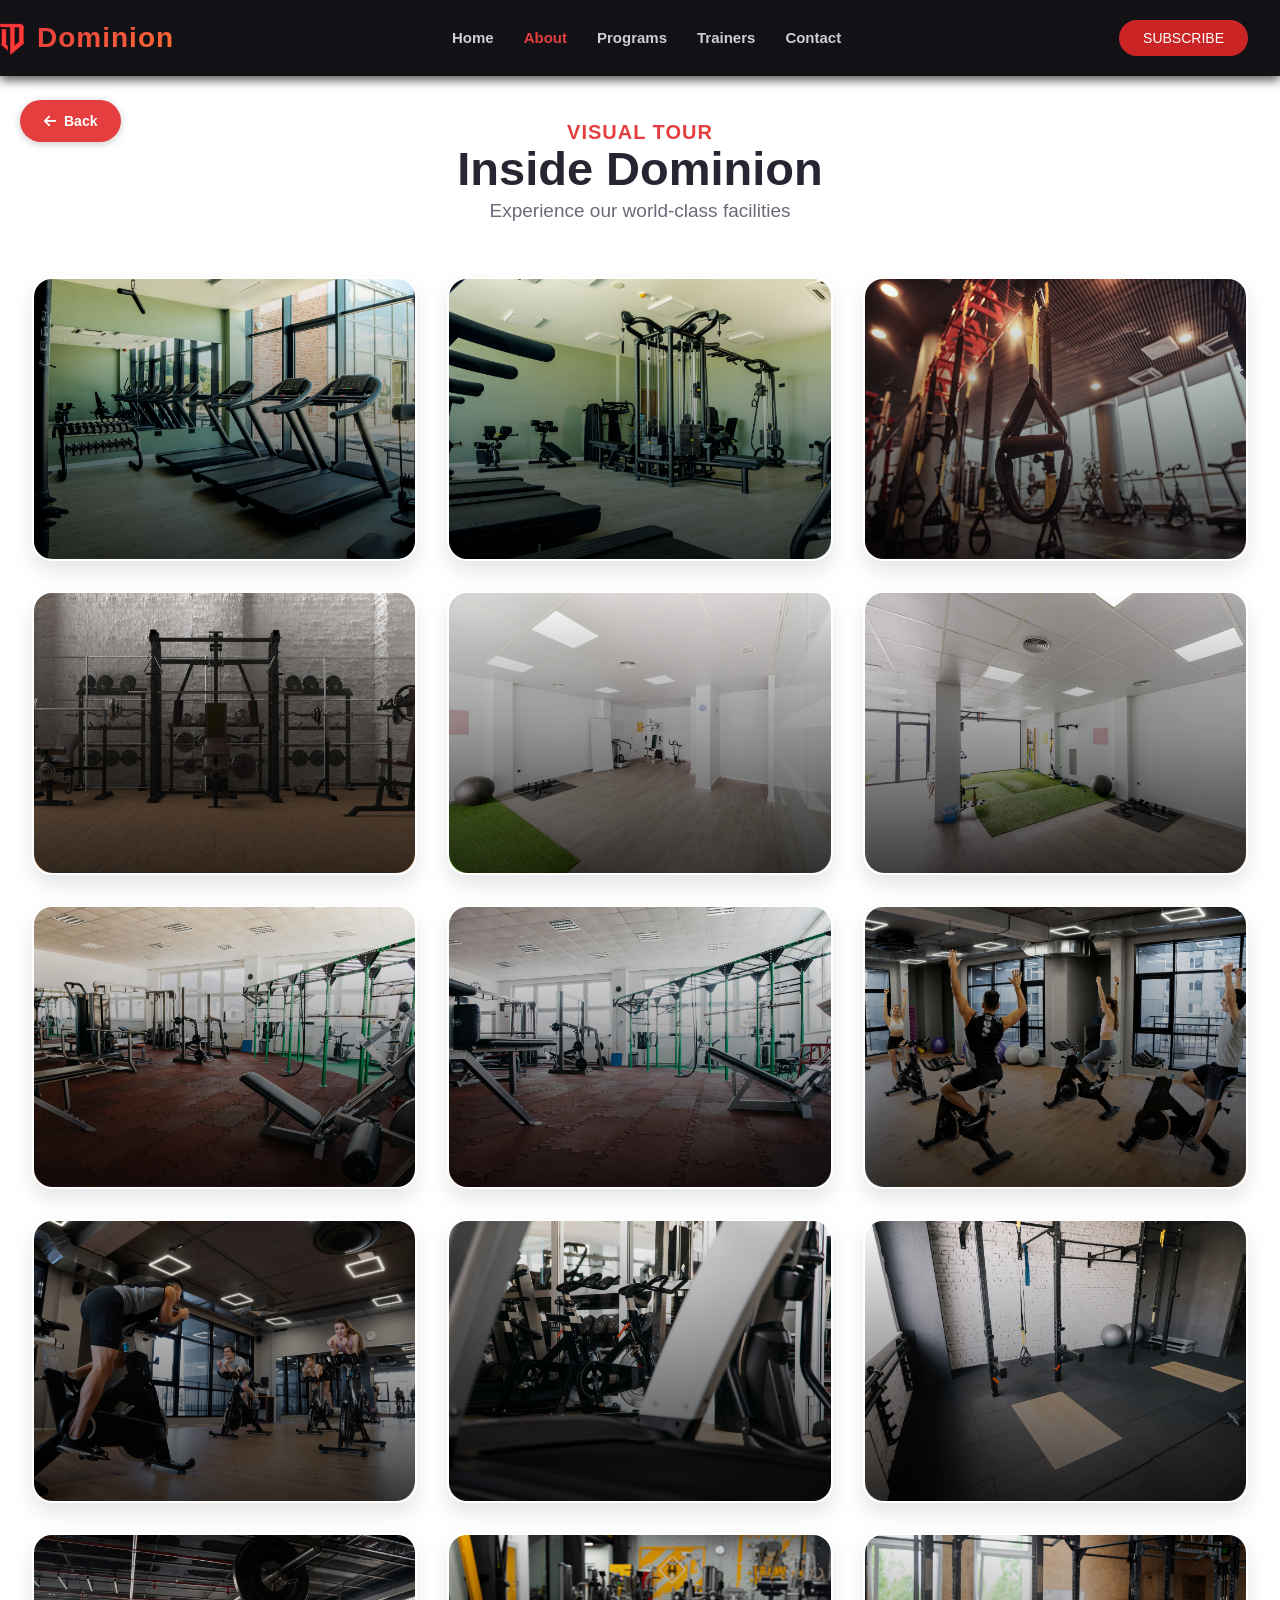
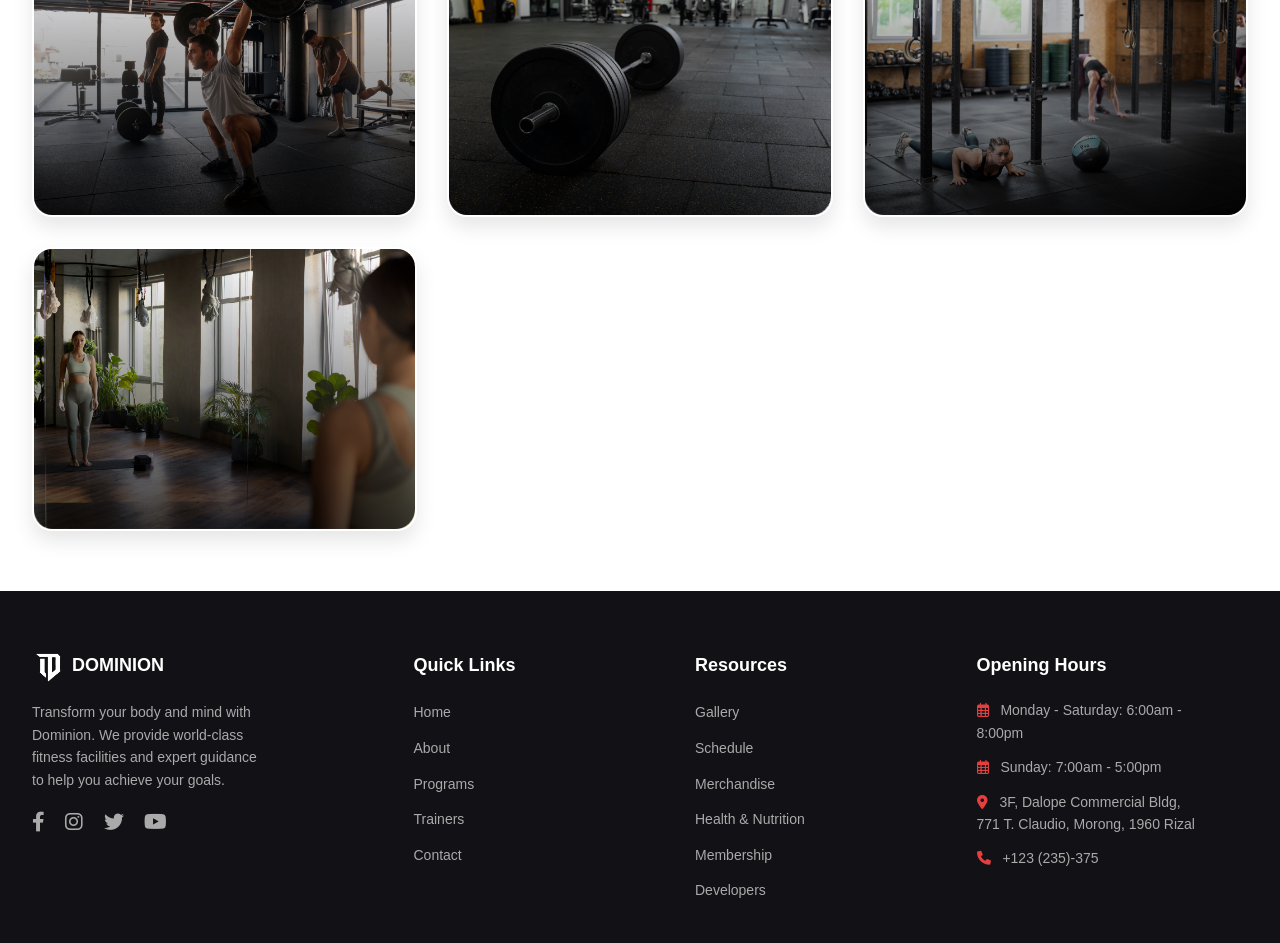
<file: gallery.html>
<!DOCTYPE html>
<html lang="en">

<head>
    <meta charset="UTF-8">
    <meta name="viewport" content="width=device-width, initial-scale=1.0">
    <title>Dominion</title>
    <link rel="stylesheet" href="style.css">
    <link rel="stylesheet" href="https://cdnjs.cloudflare.com/ajax/libs/font-awesome/6.0.0-beta3/css/all.min.css">
    <style>
        .section-header {
            text-align: center;
            margin: 40px 0 35px;
        }

        .back-button {
            position: fixed;
            top: 100px;
            left: 20px;
            z-index: 100;
            background: #e53e3e;
            color: white;
            padding: 10px 24px;
            border-radius: 40px;
            text-decoration: none;
            font-weight: 600;
            font-size: 14px;
            transition: 0.3s ease;
            display: inline-flex;
            align-items: center;
            gap: 8px;
            box-shadow: 0 2px 8px rgba(0, 0, 0, 0.2);
        }

        .back-button:hover {
            background: #c52222;
            transform: translateY(-2px);
        }

        .gallery-masonry {
            display: grid;
            grid-template-columns: repeat(auto-fill, minmax(320px, 1fr));
            gap: 30px;
            margin-top: 50px;
        }

        .gallery-masonry .gallery-item {
            width: 100%;
            margin: 0;
            cursor: pointer;
            border-radius: 20px;
            overflow: hidden;
            transition: 0.3s;
            border: 2px solid transparent;
        }

        .gallery-masonry .gallery-item:hover {
            transform: translateY(-5px);
            border-color: #e53e3e;
        }

        .gallery-masonry .gallery-item img {
            height: 280px;
            width: 100%;
            object-fit: cover;
            display: block;
        }

        .container .full-gallery {
            max-width: 1280px;
            padding: 0 32px;
        }

        @media (max-width: 768px) {
            .back-button {
                display: none;
            }

            .gallery-hero h1 {
                font-size: 36px;
            }

            .gallery-masonry {
                grid-template-columns: repeat(auto-fill, minmax(260px, 1fr));
                gap: 20px;
            }

            .gallery-masonry .gallery-item img {
                height: 220px;
            }

            .back-button {
                top: 10px;
                left: 10px;
                padding: 6px 16px;
                font-size: 12px;
            }
        }
    </style>
</head>

<body>
    <header>
        <div class="container">
            <nav class="navbar">
                <div class="logo">
                    <img src="Images/logo.png" class="nav-logo" alt="Dominion Logo">
                    <h1>Dominion</h1>
                </div>
                <ul class="nav-links">
                    <li><a href="index.html">Home</a></li>
                    <li><a href="about.html" class="active">About</a></li>
                    <li><a href="programs.html">Programs</a></li>
                    <li><a href="trainers.html">Trainers</a></li>
                    <li><a href="contact.html">Contact</a></li>
                </ul>
                <button class="btn-subscribe" onclick="location.href='membership.html'">SUBSCRIBE</button>
            </nav>
        </div>
    </header>

    <a href="about.html#gallery" class="back-button">
        <i class="fas fa-arrow-left"></i> Back
    </a>

    <main>
        <section class="full-gallery">
            <div class="container">
                <div class="section-header">
                    <span>VISUAL TOUR</span>
                    <h2>Inside Dominion</h2>
                    <p class="section-subtitle">Experience our world-class facilities</p>
                </div>
                <div class="gallery-masonry" id="galleryContainer">
                    <div class="gallery-item">
                        <img src="Images/gallery1.jpg">
                    </div>
                    <div class="gallery-item">
                        <img src="Images/gallery2.jpg">
                    </div>
                    <div class="gallery-item">
                        <img src="Images/gallery3.jpg">
                    </div>
                    <div class="gallery-item">
                        <img src="Images/gallery4.jpg">
                    </div>
                    <div class="gallery-item">
                        <img src="Images/gallery5.jpg">
                    </div>
                    <div class="gallery-item">
                        <img src="Images/gallery6.jpg">
                    </div>
                    <div class="gallery-item">
                        <img src="Images/gallery7.jpg">
                    </div>
                    <div class="gallery-item">
                        <img src="Images/gallery8.jpg">
                    </div>
                    <div class="gallery-item">
                        <img src="Images/gallery9.jpg">
                    </div>
                    <div class="gallery-item">
                        <img src="Images/gallery10.jpg">
                    </div>
                    <div class="gallery-item">
                        <img src="Images/gallery11.jpg">
                    </div>
                    <div class="gallery-item">
                        <img src="Images/gallery12.jpg">
                    </div>
                    <div class="gallery-item">
                        <img src="Images/gallery13.jpg">
                    </div>
                    <div class="gallery-item">
                        <img src="Images/gallery14.jpg">
                    </div>
                    <div class="gallery-item">
                        <img src="Images/gallery15.jpg">
                    </div>
                    <div class="gallery-item">
                        <img src="Images/gallery16.jpg">
                    </div>
                </div>
            </div>
        </section>
    </main>
    <footer>
        <div class="container">
            <div class="footer-grid">
                <div class="footer-col">
                    <div class="footer-logo-wrapper">
                        <img src="Images/logo.png" class="footer-logo" alt="Dominion Logo">
                        <h4>DOMINION</h4>
                    </div>
                    <p>Transform your body and mind with Dominion. We provide world-class fitness facilities and expert
                        guidance to help you achieve your goals.</p>
                    <div class="social">
                        <i class="fab fa-facebook-f"></i>
                        <i class="fab fa-instagram"></i>
                        <i class="fab fa-twitter"></i>
                        <i class="fab fa-youtube"></i>
                    </div>
                </div>
                <div class="footer-col" style="margin-left: 100px;">
                    <h4>Quick Links</h4>
                    <ul>
                        <li><a href="index.html">Home</a></li>
                        <li><a href="about.html">About</a></li>
                        <li><a href="programs.html">Programs</a></li>
                        <li><a href="trainers.html">Trainers</a></li>
                        <li><a href="contact.html">Contact</a></li>
                    </ul>
                </div>
                <div class="footer-col">
                    <h4>Resources</h4>
                    <ul>
                        <li><a href="gallery.html">Gallery</a></li>
                        <li><a href="schedule.html">Schedule</a></li>
                        <li><a href="merch.html">Merchandise</a></li>
                        <li><a href="health.html">Health & Nutrition</a></li>
                        <li><a href="membership.html">Membership</a></li>
                        <li><a href="developers.html">Developers</a></li>
                    </ul>
                </div>
                <div class="footer-col">
                    <h4>Opening Hours</h4>
                    <p><i class="far fa-calendar-alt"></i> Monday - Saturday: 6:00am - 8:00pm</p>
                    <p><i class="far fa-calendar-alt"></i> Sunday: 7:00am - 5:00pm</p>
                    <p class="location-info"><i class="fas fa-map-marker-alt"></i> 3F, Dalope Commercial Bldg, 771 T.
                        Claudio, Morong, 1960 Rizal</p>
                    <p><i class="fas fa-phone"></i> +123 (235)-375</p>
                </div>
            </div>
        </div>
    </footer>
</body>

</html>
</file>
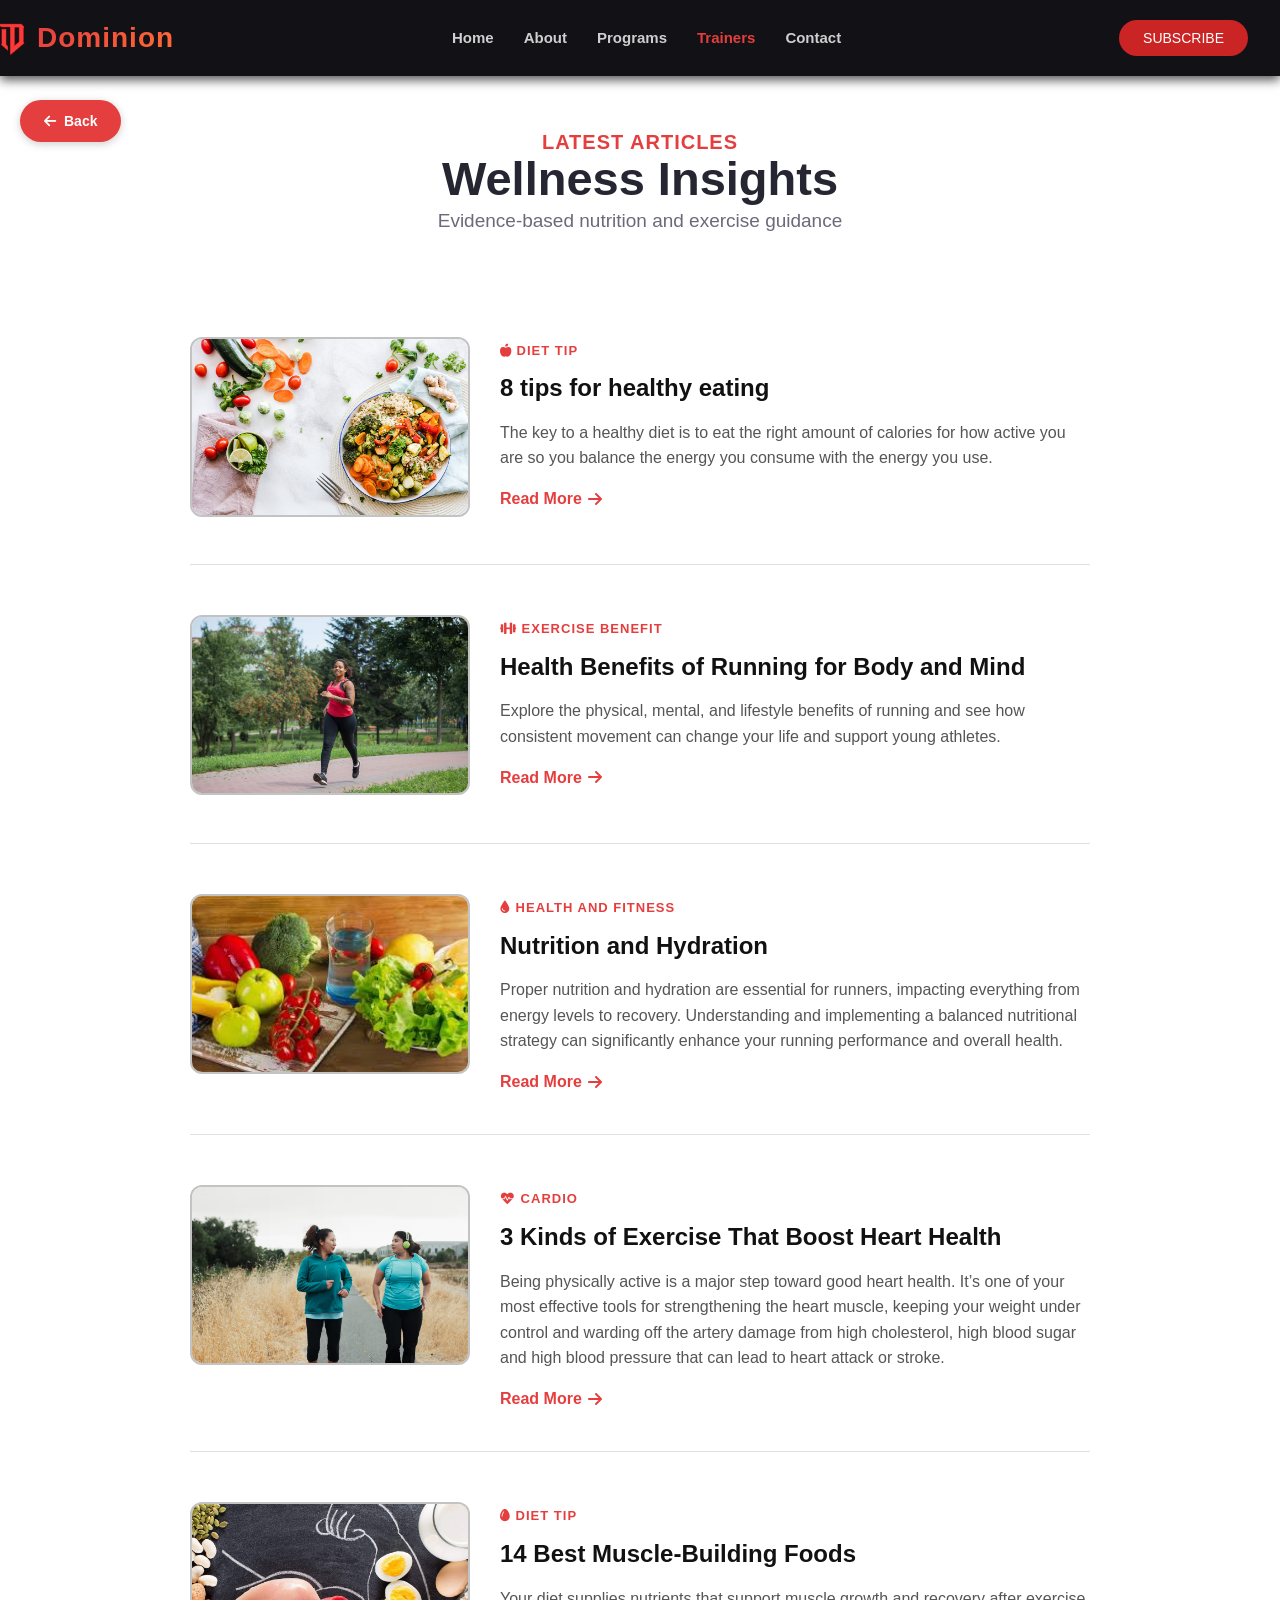
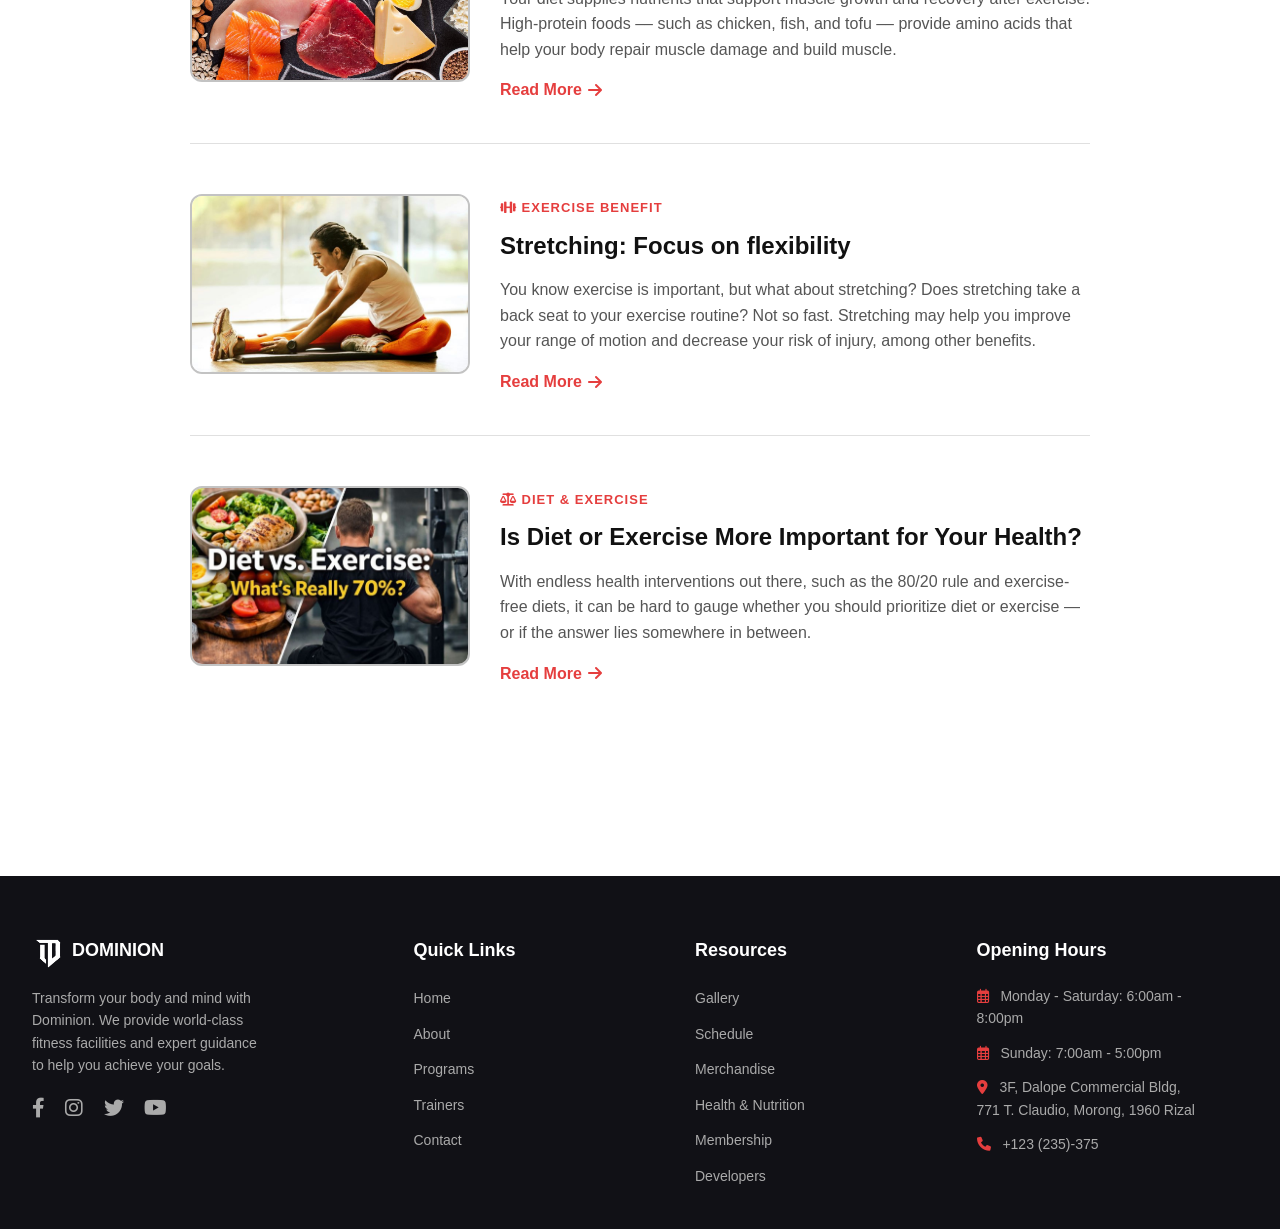
<file: health.html>
<!DOCTYPE html>
<html lang="en">

<head>
    <meta charset="UTF-8">
    <meta name="viewport" content="width=device-width, initial-scale=1.0">
    <title>Dominion</title>
    <link rel="stylesheet" href="style.css">
    <link rel="stylesheet" href="https://cdnjs.cloudflare.com/ajax/libs/font-awesome/6.0.0-beta3/css/all.min.css">
    <style>
        .back-button {
            position: fixed;
            top: 100px;
            left: 20px;
            z-index: 100;
            background: #e53e3e;
            color: white;
            padding: 10px 24px;
            border-radius: 40px;
            text-decoration: none;
            font-weight: 600;
            font-size: 14px;
            transition: 0.3s ease;
            display: inline-flex;
            align-items: center;
            gap: 8px;
            box-shadow: 0 2px 8px rgba(0, 0, 0, 0.2);
        }

        .back-button:hover {
            background: #c52222;
            transform: translateY(-2px);
        }

        .articles-list {
            max-width: 900px;
            margin: 0 auto;
            padding: 40px 0;
        }

        .article-item {
            display: flex;
            gap: 30px;
            margin-bottom: 50px;
            padding-bottom: 40px;
            border-bottom: 1px solid #e0e0e0;
            align-items: flex-start;
        }

        .article-item:last-child {
            border-bottom: none;
        }

        .article-image {
            flex: 0 0 280px;
        }

        .article-image img {
            width: 100%;
            height: 180px;
            object-fit: cover;
            border-radius: 12px;
            border: 2px solid #c3c3c3;
        }

        .article-text {
            flex: 1;
        }

        .article-category {
            color: #e53e3e;
            font-size: 13px;
            font-weight: 700;
            text-transform: uppercase;
            letter-spacing: 1px;
            margin-bottom: 8px;
            display: inline-block;
        }

        .article-text h3 {
            font-size: 24px;
            margin-bottom: 12px;
            color: #111;
        }

        .article-text p {
            color: #555;
            line-height: 1.6;
            margin-bottom: 15px;
        }

        .read-more {
            color: #e53e3e;
            text-decoration: none;
            font-weight: 600;
            display: inline-flex;
            align-items: center;
            gap: 6px;
            transition: gap 0.2s;
        }

        .read-more:hover {
            gap: 10px;
            text-decoration: underline;
        }

        @media (max-width: 768px) {

            .back-button {
                display: none;
            }

            .article-item {
                flex-direction: column;
                gap: 15px;
            }

            .article-image {
                flex: auto;
            }
        }
    </style>
</head>

<body>
    <header>
        <div class="container">
            <nav class="navbar">
                <div class="logo">
                    <img src="Images/logo.png" class="nav-logo" alt="Dominion Logo">
                    <h1>Dominion</h1>
                </div>
                <ul class="nav-links">
                    <li><a href="index.html">Home</a></li>
                    <li><a href="about.html">About</a></li>
                    <li><a href="programs.html">Programs</a></li>
                    <li><a href="trainers.html" class="active">Trainers</a></li>
                    <li><a href="contact.html">Contact</a></li>
                </ul>
                <button class="btn-subscribe" onclick="location.href='membership.html'">SUBSCRIBE</button>
            </nav>
        </div>
    </header>
    <a href="trainers.html#fuel" class="back-button">
        <i class="fas fa-arrow-left"></i> Back
    </a>

    <main>
        <div class="section-header" style="margin-top: 50px;">
            <span>LATEST ARTICLES</span>
            <h2>Wellness Insights</h2>
            <p class="section-subtitle">Evidence‑based nutrition and exercise guidance</p>
        </div>

        <div class="container">
            <div class="articles-list">
                <div class="article-item">
                    <div class="article-image">
                        <img src="Images/article1.jpg" alt="Meal prep">
                    </div>
                    <div class="article-text">
                        <span class="article-category"><i class="fas fa-apple-alt"></i> Diet Tip</span>
                        <h3>8 tips for healthy eating</h3>
                        <p>The key to a healthy diet is to eat the right amount of calories for how active you are so
                            you balance the energy you consume with the energy you use.</p>
                        <a href="https://share.google/E8O5JmE3v7ABugMyS" class="read-more" target="_blank">Read More <i
                                class="fas fa-arrow-right"></i></a>
                    </div>
                </div>

                <div class="article-item">
                    <div class="article-image">
                        <img src="Images/article2.jpg" alt="Strength training">
                    </div>
                    <div class="article-text">
                        <span class="article-category"><i class="fas fa-dumbbell"></i> Exercise Benefit</span>
                        <h3>Health Benefits of Running for Body and Mind</h3>
                        <p>Explore the physical, mental, and lifestyle benefits of running and see how consistent
                            movement can change your life and support young athletes.</p>
                        <a href="https://oaxsport.org/health-benefits-running/?gad_source=1&gad_campaignid=23374176207&gbraid=0AAAAAovNrrxv8SQ1FhkT1gmA7sIPWXCfN&gclid=CjwKCAjwhqfPBhBWEiwAZo196mIw2MNBK9XJT2rkg4JJYrL7ttPRdMwJoHiFFeus4uOETgnGxikw0BoC-WgQAvD_BwE"
                            class="read-more" target="_blank">Read More <i class="fas fa-arrow-right"></i></a>
                    </div>
                </div>

                <div class="article-item">
                    <div class="article-image">
                        <img src="Images/article3.jpg" alt="Hydration">
                    </div>
                    <div class="article-text">
                        <span class="article-category"><i class="fas fa-tint"></i> Health and Fitness</span>
                        <h3>Nutrition and Hydration</h3>
                        <p>Proper nutrition and hydration are essential for runners, impacting everything from energy
                            levels to recovery. Understanding and implementing a balanced nutritional strategy can
                            significantly enhance your running performance and overall health.</p>
                        <a href="https://oaxsport.org/running-nutrition-hydration/?gad_source=1&gad_campaignid=23374176207&gbraid=0AAAAAovNrrxv8SQ1FhkT1gmA7sIPWXCfN&gclid=CjwKCAjwhqfPBhBWEiwAZo196pnXqdFb5Shv5uWlnMYXb7hRLz3o42DTe-LdBEaJHktHBy6ociF9XhoCDzMQAvD_BwE"
                            target="_blank" class="read-more">Read More <i class="fas fa-arrow-right"></i></a>
                    </div>
                </div>

                <div class="article-item">
                    <div class="article-image">
                        <img src="Images/article4.jpg" alt="Cardio benefits">
                    </div>
                    <div class="article-text">
                        <span class="article-category"><i class="fas fa-heartbeat"></i> Cardio</span>
                        <h3>3 Kinds of Exercise That Boost Heart Health</h3>
                        <p>Being physically active is a major step toward good heart health. It’s one of your most
                            effective tools for strengthening the heart muscle, keeping your weight under control and
                            warding off the artery damage from high cholesterol, high blood sugar and high blood
                            pressure that can lead to heart attack or stroke.</p>
                        <a href="https://www.hopkinsmedicine.org/health/wellness-and-prevention/3-kinds-of-exercise-that-boost-heart-health"
                            target="_blank" class="read-more">Read More <i class="fas fa-arrow-right"></i></a>
                    </div>
                </div>

                <div class="article-item">
                    <div class="article-image">
                        <img src="Images/article5.jpg" alt="Protein sources">
                    </div>
                    <div class="article-text">
                        <span class="article-category"><i class="fas fa-egg"></i> Diet Tip</span>
                        <h3>14 Best Muscle-Building Foods</h3>
                        <p>Your diet supplies nutrients that support muscle growth and recovery after exercise.
                            High-protein foods –– such as chicken, fish, and tofu –– provide amino acids that help your
                            body repair muscle damage and build muscle.</p>
                        <a href="https://www.goodrx.com/well-being/diet-nutrition/muscle-building-foods?srsltid=AfmBOoqpfAkz2RvqPO3SFnrzAkgAKs1HaaXh-0E7fxBijDomcAOReK8N"
                            target="_blank" class="read-more">Read More <i class="fas fa-arrow-right"></i></a>
                    </div>
                </div>

                <div class="article-item">
                    <div class="article-image">
                        <img src="Images/article6.jpg" alt="Flexibility">
                    </div>
                    <div class="article-text">
                        <span class="article-category"><i class="fas fa-dumbbell"></i> Exercise Benefit</span>
                        <h3>Stretching: Focus on flexibility</h3>
                        <p>You know exercise is important, but what about stretching? Does stretching take a back seat
                            to your exercise routine? Not so fast.
                            Stretching may help you improve your range of motion and decrease your risk of injury, among
                            other benefits.</p>
                        <a href="https://www.mayoclinic.org/healthy-lifestyle/fitness/in-depth/stretching/art-20047931"
                            target="_blank" class="read-more">Read More <i class="fas fa-arrow-right"></i></a>
                    </div>
                </div>

                <div class="article-item">
                    <div class="article-image">
                        <img src="Images/article7.jpg" alt="Balanced lifestyle">
                    </div>
                    <div class="article-text">
                        <span class="article-category"><i class="fas fa-balance-scale"></i> Diet & Exercise</span>
                        <h3>Is Diet or Exercise More Important for Your Health?</h3>
                        <p>With endless health interventions out there, such as the 80/20 rule and exercise-free diets,
                            it can be hard to gauge whether you should prioritize diet or exercise — or if the answer
                            lies somewhere in between.</p>
                        <a href="https://www.healthline.com/nutrition/diet-vs-exercise" target="_blank"
                            class="read-more">Read More <i class="fas fa-arrow-right"></i></a>
                    </div>
                </div>
            </div>
        </div>
    </main>

    <footer>
        <div class="container">
            <div class="footer-grid">
                <div class="footer-col">
                    <div class="footer-logo-wrapper">
                        <img src="Images/logo.png" class="footer-logo" alt="Dominion Logo">
                        <h4>DOMINION</h4>
                    </div>
                    <p>Transform your body and mind with Dominion. We provide world-class fitness facilities and expert
                        guidance to help you achieve your goals.</p>
                    <div class="social">
                        <i class="fab fa-facebook-f"></i>
                        <i class="fab fa-instagram"></i>
                        <i class="fab fa-twitter"></i>
                        <i class="fab fa-youtube"></i>
                    </div>
                </div>
                <div class="footer-col" style="margin-left: 100px;">
                    <h4>Quick Links</h4>
                    <ul>
                        <li><a href="index.html">Home</a></li>
                        <li><a href="about.html">About</a></li>
                        <li><a href="programs.html">Programs</a></li>
                        <li><a href="trainers.html">Trainers</a></li>
                        <li><a href="contact.html">Contact</a></li>
                    </ul>
                </div>
                <div class="footer-col">
                    <h4>Resources</h4>
                    <ul>
                        <li><a href="gallery.html">Gallery</a></li>
                        <li><a href="schedule.html">Schedule</a></li>
                        <li><a href="merch.html">Merchandise</a></li>
                        <li><a href="health.html">Health & Nutrition</a></li>
                        <li><a href="membership.html">Membership</a></li>
                        <li><a href="developers.html">Developers</a></li>
                    </ul>
                </div>
                <div class="footer-col">
                    <h4>Opening Hours</h4>
                    <p><i class="far fa-calendar-alt"></i> Monday - Saturday: 6:00am - 8:00pm</p>
                    <p><i class="far fa-calendar-alt"></i> Sunday: 7:00am - 5:00pm</p>
                    <p class="location-info"><i class="fas fa-map-marker-alt"></i> 3F, Dalope Commercial Bldg, 771 T.
                        Claudio, Morong, 1960 Rizal</p>
                    <p><i class="fas fa-phone"></i> +123 (235)-375</p>
                </div>
            </div>

        </div>
    </footer>

</body>

</html>
</file>
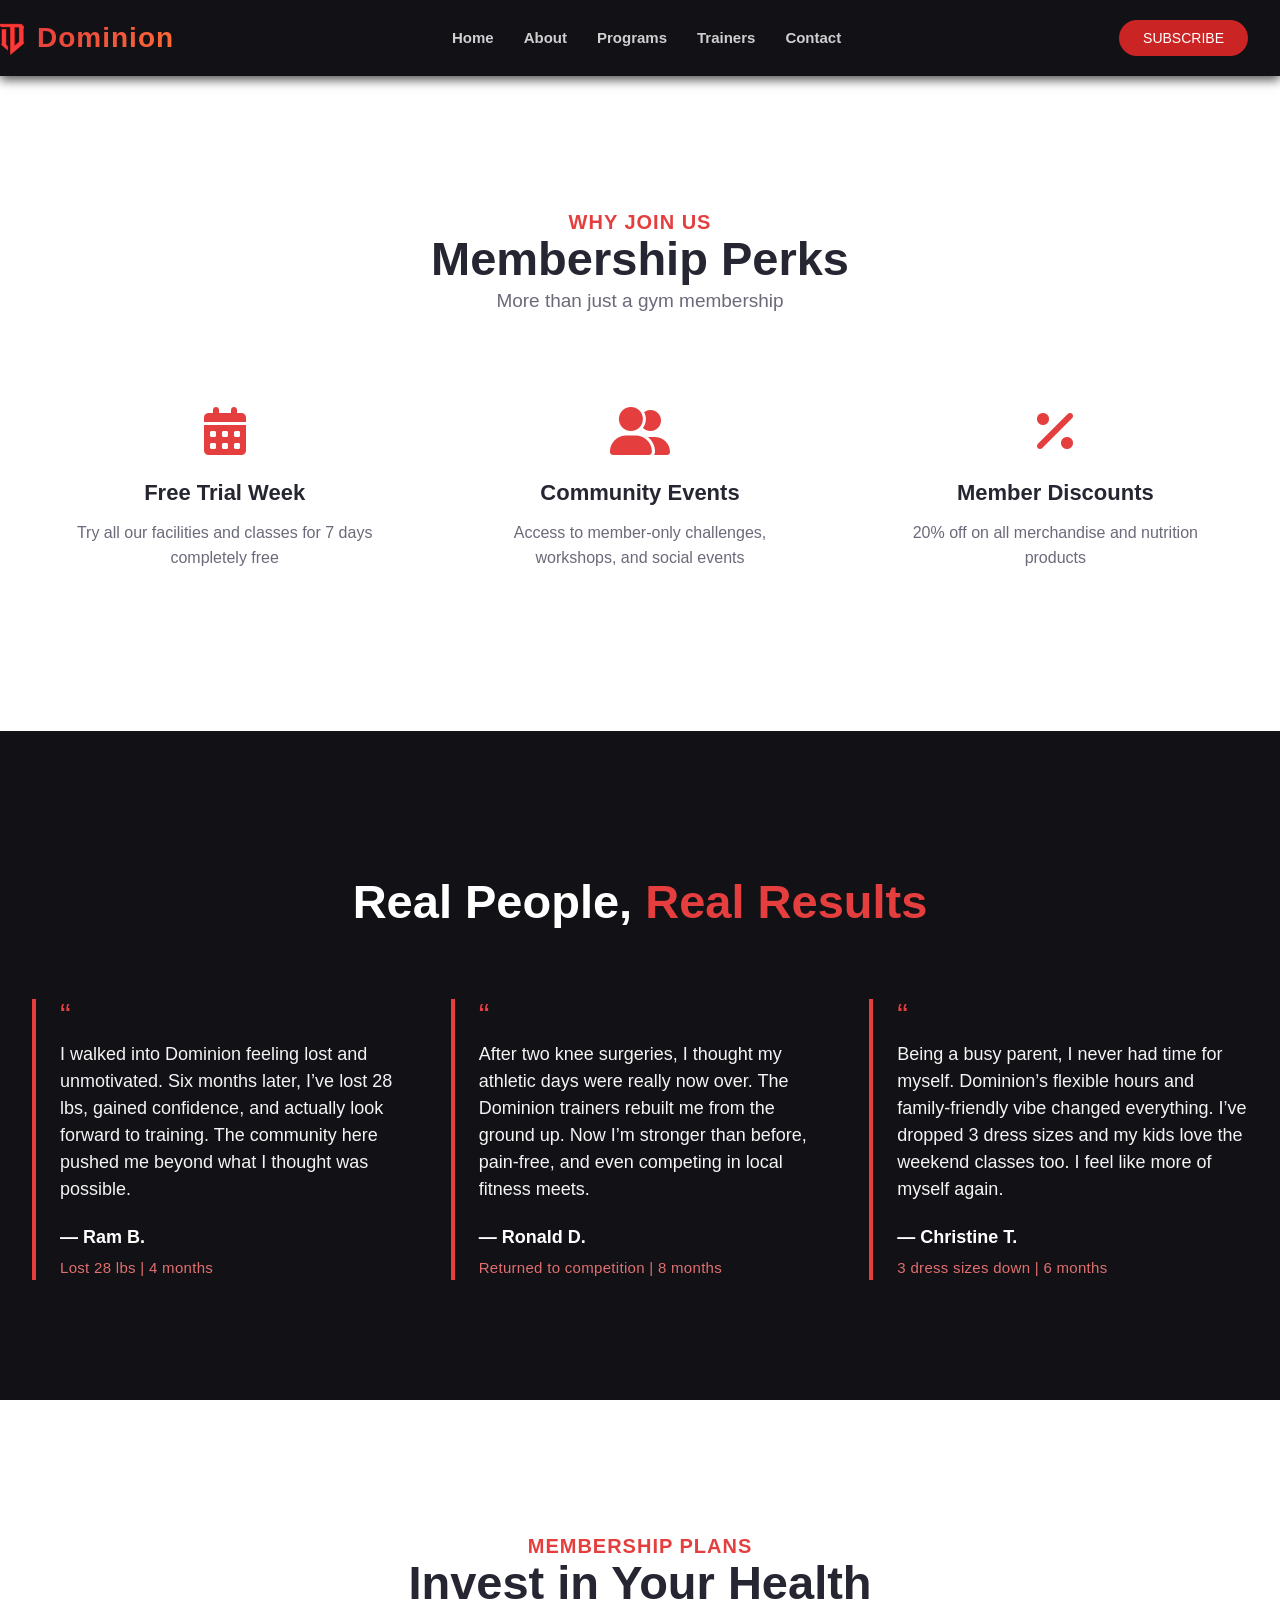
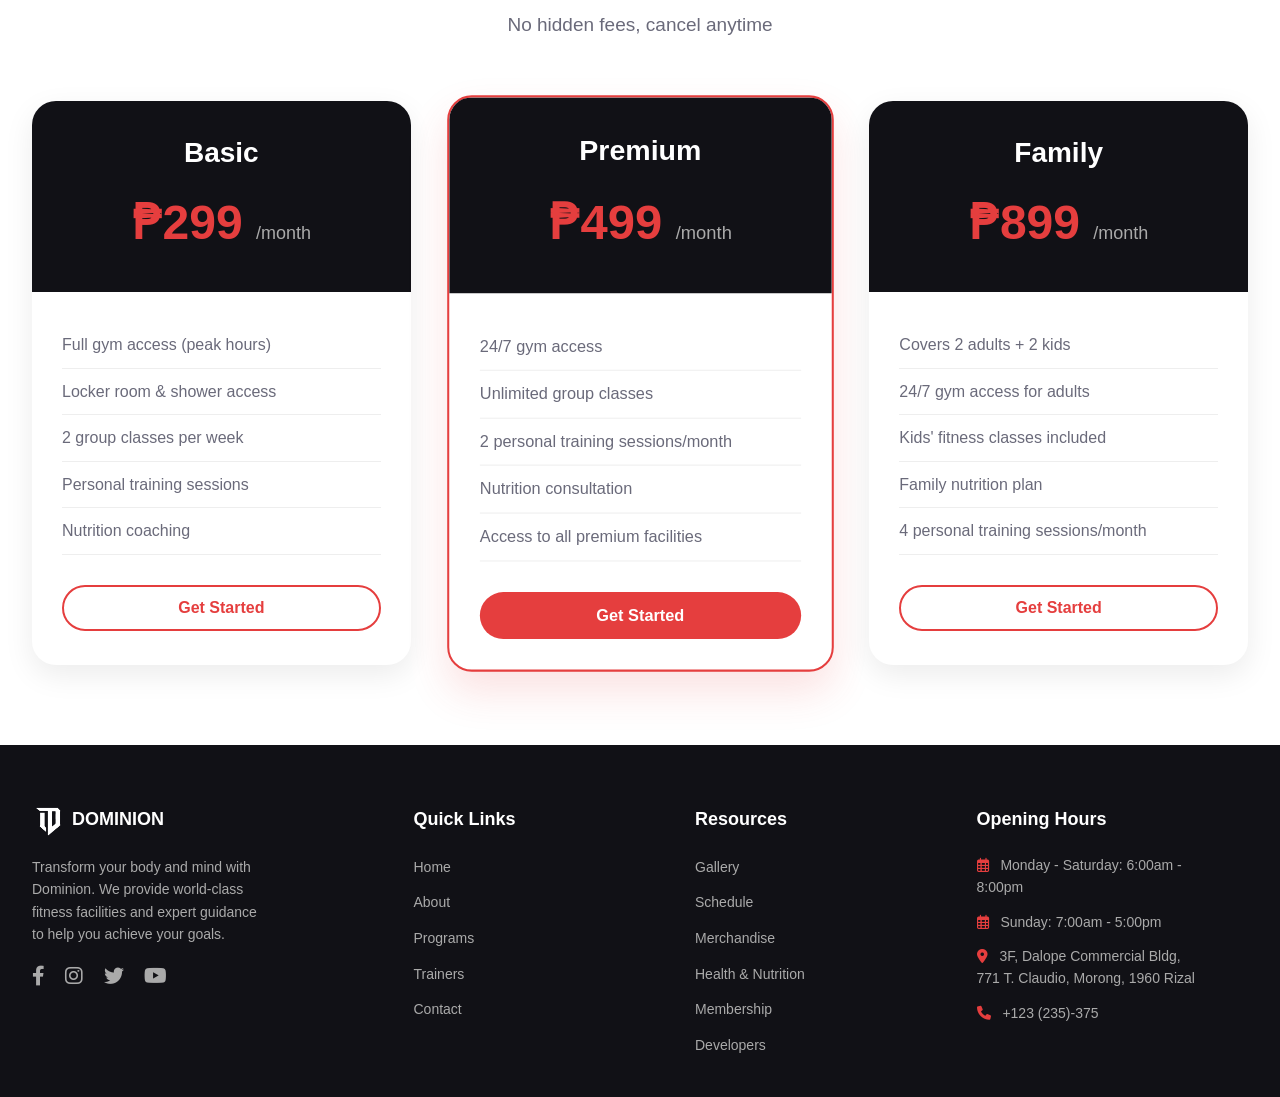
<file: membership.html>
<!DOCTYPE html>
<html lang="en">

<head>
    <meta charset="UTF-8">
    <meta name="viewport" content="width=device-width, initial-scale=1.0">
    <title>Dominion</title>
    <link rel="stylesheet" href="style.css">
    <link rel="stylesheet" href="https://cdnjs.cloudflare.com/ajax/libs/font-awesome/6.0.0-beta3/css/all.min.css">
    <style>
        .pricing-section {
            padding: 0 0 80px;
        }

        .pricing-grid {
            display: grid;
            grid-template-columns: repeat(auto-fit, minmax(300px, 1fr));
            gap: 40px;
            margin-top: 50px;
        }

        .pricing-card {
            background: white;
            border-radius: 24px;
            overflow: hidden;
            box-shadow: 0 10px 30px rgba(0, 0, 0, 0.08);
            transition: all 0.3s ease;
            text-align: center;
            position: relative;
        }

        .pricing-card.featured {
            transform: scale(1.02);
            border: 2px solid #e53e3e;
            box-shadow: 0 20px 40px rgba(229, 62, 62, 0.15);
        }

        .popular-badge {
            position: absolute;
            top: 15px;
            right: 15px;
            background: #e53e3e;
            color: white;
            padding: 5px 12px;
            border-radius: 20px;
            font-size: 12px;
            font-weight: 600;
        }

        .pricing-header {
            background: #111116;
            color: white;
            padding: 30px;
        }

        .pricing-header h3 {
            font-size: 28px;
            margin-bottom: 10px;
        }

        .price {
            font-size: 48px;
            font-weight: 800;
            color: #e53e3e;
        }

        .price span {
            font-size: 18px;
            font-weight: 400;
            color: #aaa;
        }

        .pricing-body {
            padding: 30px;
        }

        .pricing-body ul {
            list-style: none;
            text-align: left;
            margin-bottom: 30px;
        }

        .pricing-body li {
            padding: 10px 0;
            border-bottom: 1px solid #eee;
            color: #6a6a7a;
        }

        .pricing-body li i {
            color: #e53e3e;
            margin-right: 10px;
        }

        .btn-membership {
            background: #e53e3e;
            color: white;
            border: none;
            padding: 14px 32px;
            border-radius: 40px;
            font-weight: 600;
            font-size: 16px;
            cursor: pointer;
            transition: 0.3s;
            width: 100%;
        }

        .btn-membership:hover {
            background: #c52222;
            transform: translateY(-2px);
        }

        .btn-membership-outline {
            background: transparent;
            border: 2px solid #e53e3e;
            color: #e53e3e;
            padding: 12px 32px;
            border-radius: 40px;
            font-weight: 600;
            font-size: 16px;
            cursor: pointer;
            transition: 0.3s;
            width: 100%;
        }

        .btn-membership-outline:hover {
            background: #e53e3e;
            color: white;
        }

        .perks-section {
            padding: 100px 0;
        }

        .perks-grid {
            display: grid;
            grid-template-columns: repeat(auto-fit, minmax(250px, 1fr));
            gap: 30px;
            margin-top: 50px;
        }

        .perk-item {
            text-align: center;
            padding: 30px;
        }

        .perk-item i {
            font-size: 48px;
            color: #e53e3e;
            margin-bottom: 20px;
        }

        .perk-item h3 {
            font-size: 22px;
            margin-bottom: 10px;
        }

        .perk-item p {
            color: #6a6a7a;
        }

        footer {
            margin-top: 0px;
        }

        .testimonials-section {
            margin-top: 130px;
            padding: 120px 0;
            background: #111116;
        }

        .testimonials-grid {
            display: grid;
            grid-template-columns: repeat(auto-fit, minmax(300px, 1fr));
            gap: 40px;
        }

        .testimonial-item {
            border-left: 4px solid #e53e3e;
            padding: 0 0 0 24px;
            transition: 0.2s;
        }

        .testimonial-quote {
            font-size: 32px;
            color: #e53e3e;
            margin-bottom: 10px;
            line-height: 1;
        }

        .testimonial-text {
            font-size: 18px;
            line-height: 1.5;
            color: #f4f4f4;
            margin-bottom: 20px;
            font-style: normal;
        }

        .testimonial-author {
            font-weight: 700;
            font-size: 18px;
            color: #ffffff;
            margin-bottom: 4px;
        }

        .testimonial-meta {
            font-size: 15px;
            color: #e16f6f;
            letter-spacing: 0.3px;
        }

        @media (max-width: 768px) {
            .testimonials-grid {
                gap: 30px;
            }

            .testimonial-item {
                padding-left: 18px;
            }

            .testimonial-quote {
                font-size: 28px;
            }
        }

        @media (max-width: 768px) {
            .perks-section {
                margin: -100px 0;
            }

            .membership-hero {
                padding: 80px 0;
            }

            .membership-hero h1 {
                font-size: 36px;
            }

            .pricing-card.featured {
                transform: scale(1);
            }

            .price {
                font-size: 36px;
            }
        }
    </style>
</head>

<body>
    <header>
        <div class="container">
            <nav class="navbar">
                <div class="logo">
                    <img src="Images/logo.png" class="nav-logo" alt="Dominion Logo">
                    <h1>Dominion</h1>
                </div>
                <ul class="nav-links">
                    <li><a href="index.html">Home</a></li>
                    <li><a href="about.html">About</a></li>
                    <li><a href="programs.html">Programs</a></li>
                    <li><a href="trainers.html">Trainers</a></li>
                    <li><a href="contact.html">Contact</a></li>
                </ul>
                <button class="btn-subscribe" onclick="location.href='membership.html'">SUBSCRIBE</button>
            </nav>
        </div>
    </header>

    <main>
        <section class="perks-section">
            <div class="container">
                <div class="section-header">
                    <span>WHY JOIN US</span>
                    <h2>Membership Perks</h2>
                    <p class="section-subtitle">More than just a gym membership</p>
                </div>
                <div class="perks-grid">
                    <div class="perk-item">
                        <i class="fas fa-calendar-alt"></i>
                        <h3>Free Trial Week</h3>
                        <p>Try all our facilities and classes for 7 days completely free</p>
                    </div>
                    <div class="perk-item">
                        <i class="fas fa-user-friends"></i>
                        <h3>Community Events</h3>
                        <p>Access to member-only challenges, workshops, and social events</p>
                    </div>
                    <div class="perk-item">
                        <i class="fas fa-percent"></i>
                        <h3>Member Discounts</h3>
                        <p>20% off on all merchandise and nutrition products</p>
                    </div>
                </div>
            </div>
            <section class="testimonials-section">
                <div class="container">
                    <div class="section-header">
                        <h2 style="color: white;">Real People, <b style="color: #e53e3e;">Real Results</b></h2>
                    </div>
                    <div class="testimonials-grid">
                        <div class="testimonial-item">
                            <div class="testimonial-quote">“</div>
                            <p class="testimonial-text">
                                I walked into Dominion feeling lost and unmotivated. Six months later, I’ve lost 28 lbs,
                                gained confidence, and actually look forward to training. The community here pushed me
                                beyond
                                what I thought was possible.
                            </p>
                            <div class="testimonial-author">— Ram B.</div>
                            <div class="testimonial-meta">Lost 28 lbs | 4 months</div>
                        </div>
                        <div class="testimonial-item">
                            <div class="testimonial-quote">“</div>
                            <p class="testimonial-text">
                                After two knee surgeries, I thought my athletic days were really now over. The Dominion
                                trainers
                                rebuilt
                                me from the ground up. Now I’m stronger than before, pain‑free, and even competing in
                                local
                                fitness meets.
                            </p>
                            <div class="testimonial-author">— Ronald D.</div>
                            <div class="testimonial-meta">Returned to competition | 8 months</div>
                        </div>
                        <div class="testimonial-item">
                            <div class="testimonial-quote">“</div>
                            <p class="testimonial-text">
                                Being a busy parent, I never had time for myself. Dominion’s flexible hours and
                                family‑friendly
                                vibe changed everything. I’ve dropped 3 dress sizes and my kids love the weekend classes
                                too. I feel like more of myself again.
                            </p>
                            <div class="testimonial-author">— Christine T.</div>
                            <div class="testimonial-meta">3 dress sizes down | 6 months</div>
                        </div>
                    </div>
                </div>
            </section>
        </section>

        <section class="pricing-section">
            <div class="container">
                <div class="section-header">
                    <span>MEMBERSHIP PLANS</span>
                    <h2>Invest in Your Health</h2>
                    <p class="section-subtitle">No hidden fees, cancel anytime</p>
                </div>
                <div class="pricing-grid">
                    <div class="pricing-card">
                        <div class="pricing-header">
                            <h3>Basic</h3>
                            <div class="price">₱299 <span>/month</span></div>
                        </div>
                        <div class="pricing-body">
                            <ul>
                                <li> Full gym access (peak hours)</li>
                                <li>Locker room & shower access</li>
                                <li>2 group classes per week</li>
                                <li>Personal training sessions</li>
                                <li>Nutrition coaching</li>
                            </ul>
                            <button class="btn-membership-outline">Get
                                Started</button>
                        </div>
                    </div>

                    <div class="pricing-card featured">
                        <div class="pricing-header">
                            <h3>Premium</h3>
                            <div class="price">₱499 <span>/month</span></div>
                        </div>
                        <div class="pricing-body">
                            <ul>
                                <li>24/7 gym access</li>
                                <li>Unlimited group classes</li>
                                <li>2 personal training sessions/month</li>
                                <li>Nutrition consultation</li>
                                <li>Access to all premium facilities</li>
                            </ul>
                            <button class="btn-membership">Get Started</button>
                        </div>
                    </div>

                    <div class="pricing-card">
                        <div class="pricing-header">
                            <h3>Family</h3>
                            <div class="price">₱899 <span>/month</span></div>
                        </div>
                        <div class="pricing-body">
                            <ul>
                                <li>Covers 2 adults + 2 kids</li>
                                <li>24/7 gym access for adults</li>
                                <li>Kids' fitness classes included</li>
                                <li>Family nutrition plan</li>
                                <li>4 personal training sessions/month</li>
                            </ul>
                            <button class="btn-membership-outline">Get
                                Started</button>
                        </div>
                    </div>
                </div>
            </div>
        </section>
    </main>

    <footer>
        <div class="container">
            <div class="footer-grid">
                <div class="footer-col">
                    <div class="footer-logo-wrapper">
                        <img src="Images/logo.png" class="footer-logo" alt="Dominion Logo">
                        <h4>DOMINION</h4>
                    </div>
                    <p>Transform your body and mind with Dominion. We provide world-class fitness facilities and expert
                        guidance to help you achieve your goals.</p>
                    <div class="social">
                        <i class="fab fa-facebook-f"></i>
                        <i class="fab fa-instagram"></i>
                        <i class="fab fa-twitter"></i>
                        <i class="fab fa-youtube"></i>
                    </div>
                </div>
                <div class="footer-col" style="margin-left: 100px;">
                    <h4>Quick Links</h4>
                    <ul>
                        <li><a href="index.html">Home</a></li>
                        <li><a href="about.html">About</a></li>
                        <li><a href="programs.html">Programs</a></li>
                        <li><a href="trainers.html">Trainers</a></li>
                        <li><a href="contact.html">Contact</a></li>
                    </ul>
                </div>
                <div class="footer-col">
                    <h4>Resources</h4>
                    <ul>
                        <li><a href="gallery.html">Gallery</a></li>
                        <li><a href="schedule.html">Schedule</a></li>
                        <li><a href="merch.html">Merchandise</a></li>
                        <li><a href="health.html">Health & Nutrition</a></li>
                        <li><a href="membership.html">Membership</a></li>
                        <li><a href="developers.html">Developers</a></li>
                    </ul>
                </div>
                <div class="footer-col">
                    <h4>Opening Hours</h4>
                    <p><i class="far fa-calendar-alt"></i> Monday - Saturday: 6:00am - 8:00pm</p>
                    <p><i class="far fa-calendar-alt"></i> Sunday: 7:00am - 5:00pm</p>
                    <p class="location-info"><i class="fas fa-map-marker-alt"></i> 3F, Dalope Commercial Bldg, 771 T.
                        Claudio, Morong, 1960 Rizal</p>
                    <p><i class="fas fa-phone"></i> +123 (235)-375</p>
                </div>
            </div>

        </div>
    </footer>

</body>

</html>
</file>
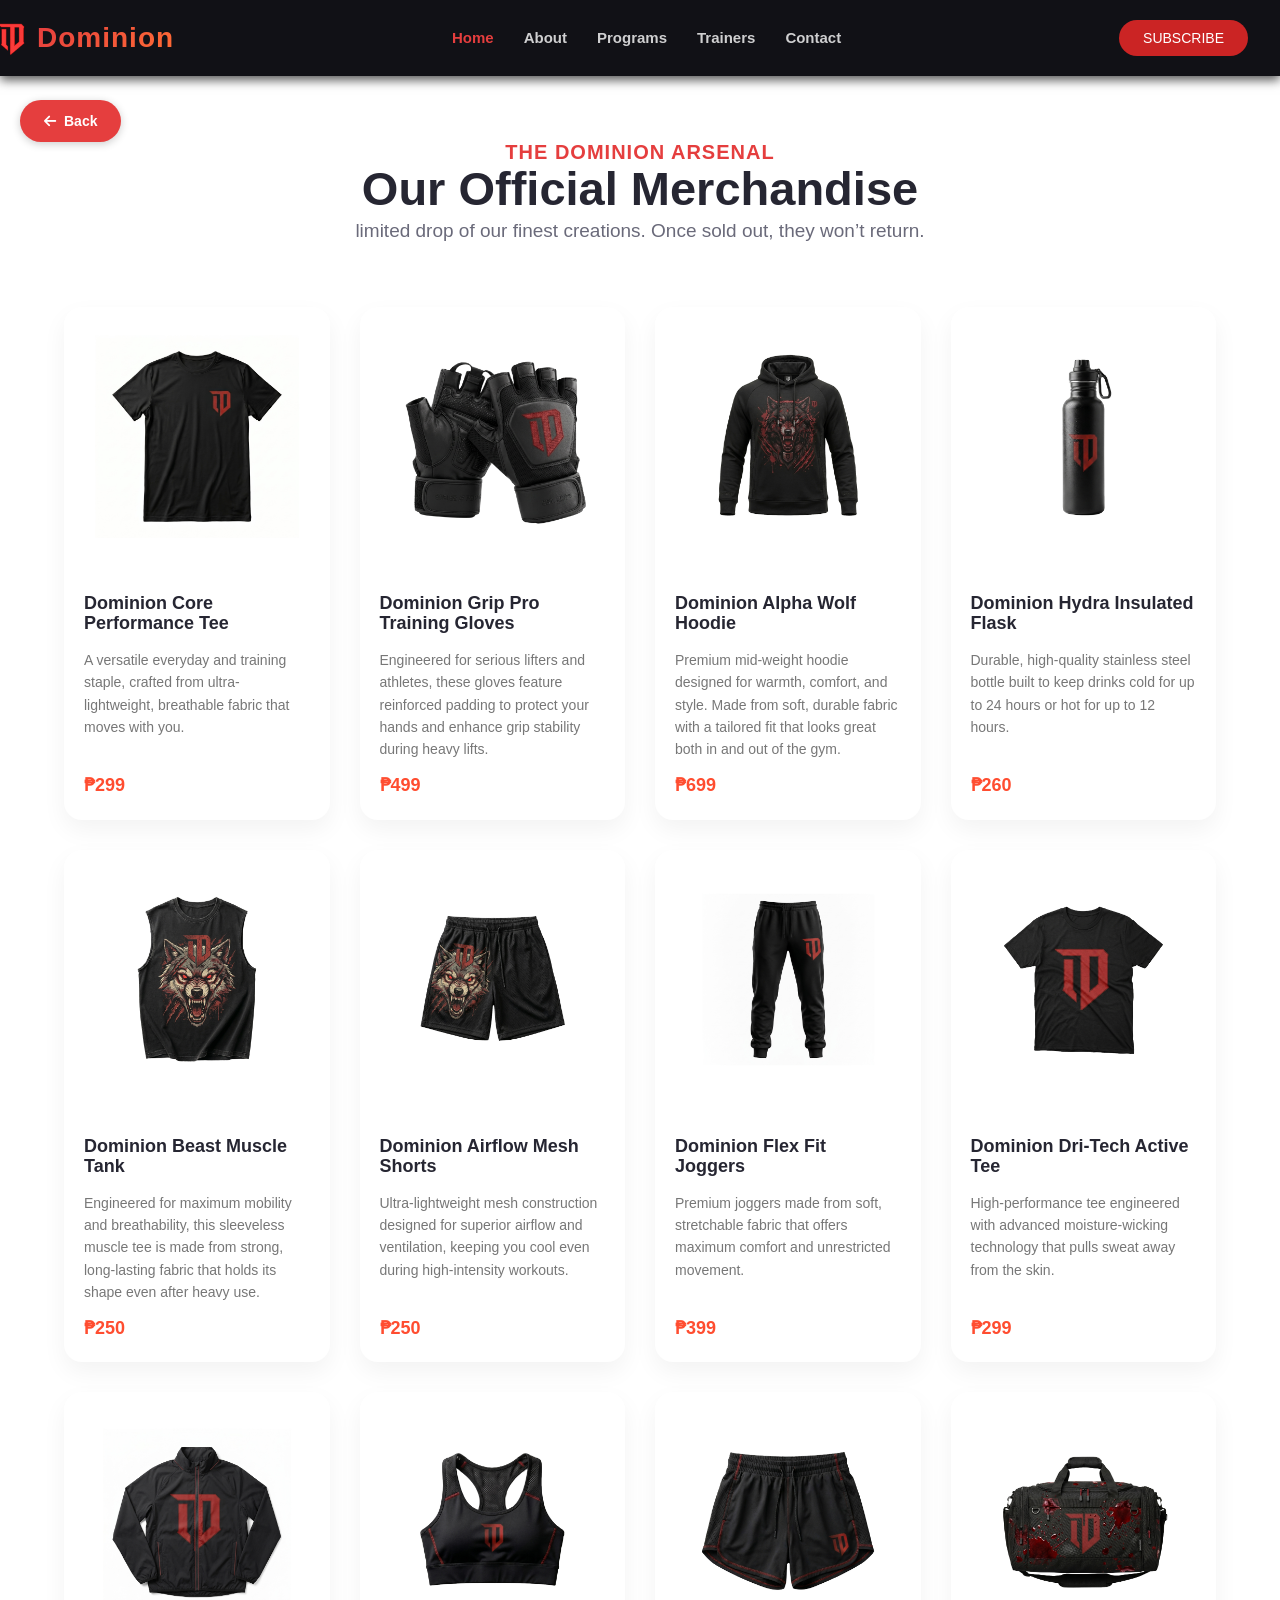
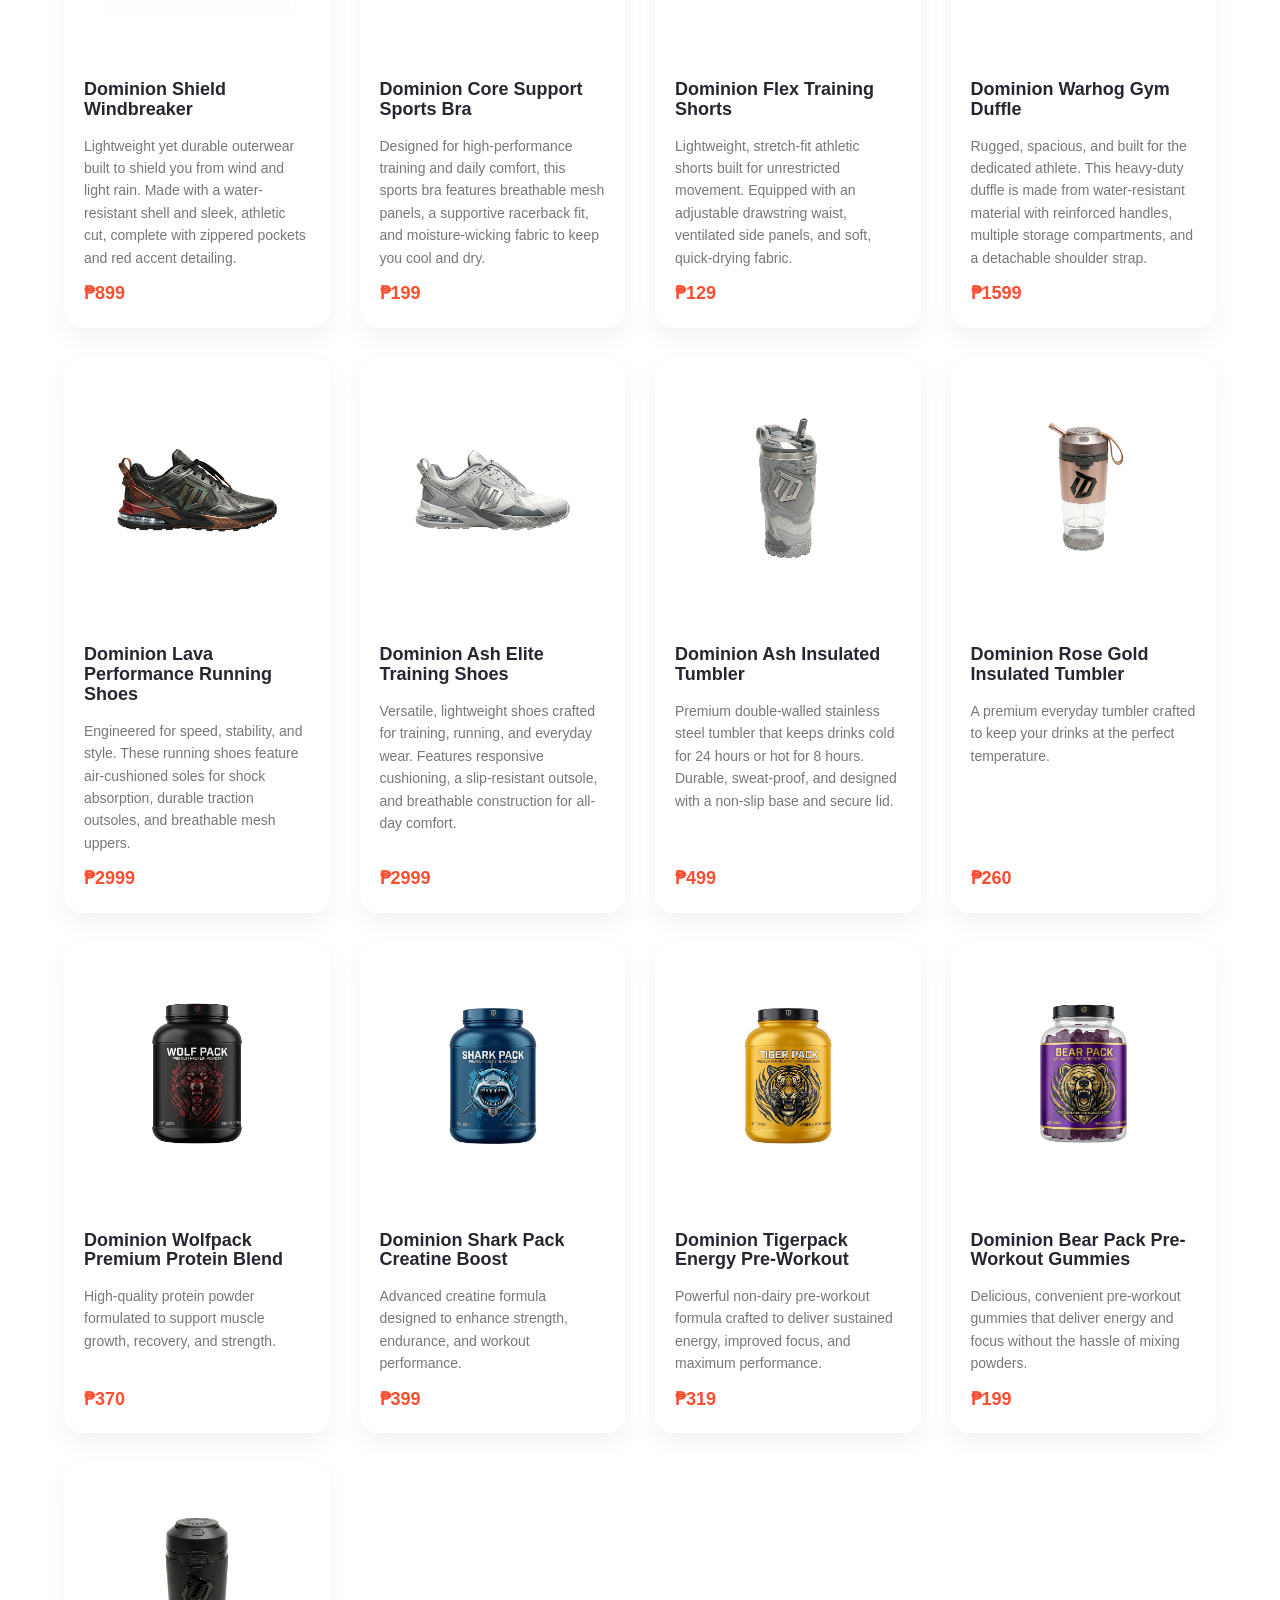
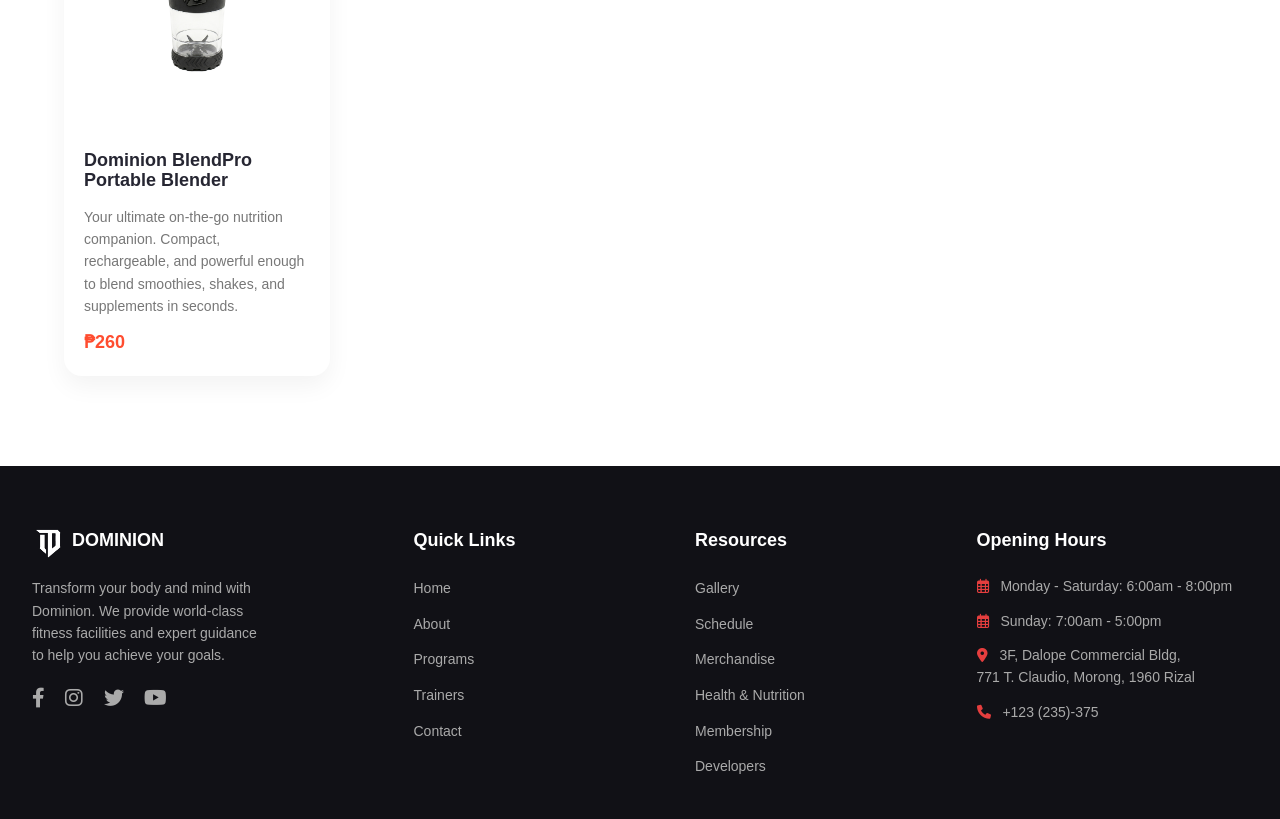
<file: merch.html>
<!DOCTYPE html>
<html lang="en">

<head>
    <meta charset="UTF-8">
    <meta name="viewport" content="width=device-width, initial-scale=1.0">
    <title>Dominion</title>
    <link rel="stylesheet" href="style.css">
    <link rel="stylesheet" href="https://cdnjs.cloudflare.com/ajax/libs/font-awesome/6.0.0-beta3/css/all.min.css">
    <style>
        .back-button {
            position: fixed;
            top: 100px;
            left: 20px;
            z-index: 100;
            background: #e53e3e;
            color: white;
            padding: 10px 24px;
            border-radius: 40px;
            text-decoration: none;
            font-weight: 600;
            font-size: 14px;
            transition: 0.3s ease;
            display: inline-flex;
            align-items: center;
            gap: 8px;
            box-shadow: 0 2px 8px rgba(0, 0, 0, 0.2);
        }

        .back-button:hover {
            background: #c52222;
            transform: translateY(-2px);
        }

        .shop-section {
            padding: 30px 5%;
            text-align: center;
        }

        .section-desc {
            color: #777;
            margin-bottom: 50px;
        }

        .shop-grid {
            display: grid;
            grid-template-columns: repeat(auto-fit, minmax(260px, 1fr));
            gap: 30px;
        }

        .product-card {
            display: flex;
            flex-direction: column;
            height: 100%;
            background: #fff;
            border-radius: 18px;
            overflow: hidden;
            transition: 0.3s ease;
            box-shadow: 0 10px 25px rgba(0, 0, 0, 0.05);
        }

        .product-card:hover {
            transform: translateY(-8px);
        }

        .product-image {
            position: relative;
            overflow: hidden;
        }

        .product-image img {
            width: 100%;
            height: 260px;
            object-fit: cover;
            transition: 0.4s;
        }

        .product-card:hover img {
            transform: scale(1.08);
        }

        .overlay {
            position: absolute;
            inset: 0;
            background: rgba(0, 0, 0, 0.5);
            display: flex;
            justify-content: center;
            align-items: center;
            opacity: 0;
            transition: 0.3s;
        }

        .product-card:hover .overlay {
            opacity: 1;
        }

        .overlay button {
            background: #ff4d30;
            border: none;
            padding: 12px 26px;
            color: white;
            border-radius: 30px;
            font-weight: 600;
            cursor: pointer;
            transition: 0.3s;
        }

        .overlay button:hover {
            background: #e63e22;
        }

        .product-info {
            padding: 20px;
            text-align: left;
            display: flex;
            flex-direction: column;
            flex-grow: 1;
        }

        .product-info h3 {
            font-size: 18px;
            line-height: 1.1;
            margin-bottom: 15px;
        }

        .product-info p {
            font-size: 14px;
            color: #777;
            margin-bottom: 10px;
        }

        .price {
            margin-top: auto;
            color: #ff4d30;
            font-weight: 700;
            font-size: 18px;
        }

        @media (max-width: 992px) {
            .shop-grid {
                grid-template-columns: repeat(auto-fit, minmax(280px, 1fr));
                gap: 25px;
            }
        }

        @media (max-width: 768px) {
            .back-button {
                display: none;
            }

            .section-subtitle {
                margin-top: 3px;
                font-size: 18px;
                line-height: 1.1;
            }

            .shop-section {
                padding: 20px 20px;
            }

            .shop-grid {
                grid-template-columns: 1fr;
                gap: 30px;
                max-width: 400px;
                margin: 0 auto;
            }

            .product-card {
                max-width: 100%;
                margin: 0 auto;
            }

            .product-image img {
                height: 220px;
            }

            .product-info {
                padding: 16px;
            }

            .product-info h3 {
                font-size: 16px;
            }

            .product-info p {
                font-size: 13px;
            }

            .price {
                font-size: 16px;
            }
        }

        @media (max-width: 480px) {
            .product-image img {
                height: 190px;
            }

            .product-info {
                padding: 14px;
            }

            .product-info h3 {
                font-size: 15px;
            }

            .overlay button {
                padding: 8px 18px;
                font-size: 12px;
            }
        }
    </style>
</head>

<body>
    <header>
        <div class="container">
            <nav class="navbar">
                <div class="logo">
                    <img src="Images/logo.png" class="nav-logo">
                    <h1>Dominion</h1>
                </div>
                <ul class="nav-links">
                    <li><a href="index.html" class="active">Home</a></li>
                    <li><a href="about.html">About</a></li>
                    <li><a href="programs.html">Programs</a></li>
                    <li><a href="trainers.html">Trainers</a></li>
                    <li><a href="contact.html">Contact</a></li>
                </ul>
                <button class="btn-subscribe" onclick="location.href='membership.html'">SUBSCRIBE</button>
            </nav>
        </div>
    </header>
    <a href="index.html" class="back-button">
        <i class="fas fa-arrow-left"></i> Back
    </a>
    <main>
        <section class="shop-section">
            <div class="section-header">
                <span>THE DOMINION ARSENAL</span>
                <h2>Our Official Merchandise</h2>
                <p class="section-subtitle">
                    limited drop of our finest creations. Once sold out, they won’t return.
                </p>
            </div>

            <div class="shop-grid">
                <div class="product-card">
                    <div class="product-image">
                        <img src="Images/BasicTee.jpg" alt="">
                        <div class="overlay">
                            <button>Buy Now</button>
                        </div>
                    </div>
                    <div class="product-info">
                        <h3>Dominion Core Performance Tee</h3>
                        <p>A versatile everyday and training staple, crafted from ultra-lightweight, breathable fabric
                            that moves with you.</p>
                        <span class="price">₱299</span>
                    </div>
                </div>

                <div class="product-card">
                    <div class="product-image">
                        <img src="Images/Gloves.jpeg" alt="">
                        <div class="overlay">
                            <button>Buy Now</button>
                        </div>
                    </div>
                    <div class="product-info">
                        <h3>Dominion Grip Pro Training Gloves</h3>
                        <p>Engineered for serious lifters and athletes, these gloves feature reinforced padding to
                            protect your hands and enhance grip stability during heavy lifts. </p>
                        <span class="price">₱499</span>
                    </div>
                </div>

                <div class="product-card">
                    <div class="product-image">
                        <img src="Images/Hoodie.jpg" alt="">
                        <div class="overlay">
                            <button>Buy Now</button>
                        </div>
                    </div>
                    <div class="product-info">
                        <h3>Dominion Alpha Wolf Hoodie</h3>
                        <p>Premium mid-weight hoodie designed for warmth, comfort, and style. Made from soft, durable
                            fabric with a tailored fit that looks great both in and out of the gym.</p>
                        <span class="price">₱699</span>
                    </div>
                </div>

                <div class="product-card">
                    <div class="product-image">
                        <img src="Images/BlackTumbler.jpg" alt="">
                        <div class="overlay">
                            <button>Buy Now</button>
                        </div>
                    </div>
                    <div class="product-info">
                        <h3>Dominion Hydra Insulated Flask</h3>
                        <p>Durable, high-quality stainless steel bottle built to keep drinks cold for up to 24 hours or
                            hot for up to 12 hours.</p>
                        <span class="price">₱260</span>
                    </div>
                </div>

                <div class="product-card">
                    <div class="product-image">
                        <img src="Images/MuscleTEE.jpg" alt="">
                        <div class="overlay">
                            <button>Buy Now</button>
                        </div>
                    </div>
                    <div class="product-info">
                        <h3>Dominion Beast Muscle Tank</h3>
                        <p>Engineered for maximum mobility and breathability, this sleeveless muscle tee is made from
                            strong, long-lasting fabric that holds its shape even after heavy use.</p>
                        <span class="price">₱250</span>
                    </div>
                </div>

                <div class="product-card">
                    <div class="product-image">
                        <img src="Images/MeshShort.jpg" alt="">
                        <div class="overlay">
                            <button>Buy Now</button>
                        </div>
                    </div>
                    <div class="product-info">
                        <h3>Dominion Airflow Mesh Shorts</h3>
                        <p>Ultra-lightweight mesh construction designed for superior airflow and ventilation, keeping
                            you cool even during high-intensity workouts.</p>
                        <span class="price">₱250</span>
                    </div>
                </div>

                <div class="product-card">
                    <div class="product-image">
                        <img src="Images/JoggerPants.jpg" alt="">
                        <div class="overlay">
                            <button>Buy Now</button>
                        </div>
                    </div>
                    <div class="product-info">
                        <h3>Dominion Flex Fit Joggers</h3>
                        <p>Premium joggers made from soft, stretchable fabric that offers maximum comfort and
                            unrestricted movement.</p>
                        <span class="price">₱399</span>
                    </div>
                </div>

                <div class="product-card">
                    <div class="product-image">
                        <img src="Images/Drifit.jpg" alt="">
                        <div class="overlay">
                            <button>Buy Now</button>
                        </div>
                    </div>
                    <div class="product-info">
                        <h3>Dominion Dri-Tech Active Tee</h3>
                        <p>High-performance tee engineered with advanced moisture-wicking technology that pulls sweat
                            away from the skin.</p>
                        <span class="price">₱299</span>
                    </div>
                </div>


                <div class="product-card">
                    <div class="product-image">
                        <img src="Images/Windbreaker.jpg" alt="">
                        <div class="overlay">
                            <button>Buy Now</button>
                        </div>
                    </div>
                    <div class="product-info">
                        <h3>Dominion Shield Windbreaker</h3>
                        <p>Lightweight yet durable outerwear built to shield you from wind and light rain. Made with a
                            water-resistant shell and sleek, athletic cut, complete with zippered pockets and red accent
                            detailing.</p>
                        <span class="price">₱899</span>
                    </div>
                </div>

                <div class="product-card">
                    <div class="product-image">
                        <img src="Images/SportBra.jpg" alt="">
                        <div class="overlay">
                            <button>Buy Now</button>
                        </div>
                    </div>
                    <div class="product-info">
                        <h3>Dominion Core Support Sports Bra</h3>
                        <p>Designed for high-performance training and daily comfort, this sports bra features breathable
                            mesh panels, a supportive racerback fit, and moisture-wicking fabric to keep you cool and
                            dry.</p>
                        <span class="price">₱199</span>
                    </div>
                </div>


                <div class="product-card">
                    <div class="product-image">
                        <img src="Images/WomenShort.jpg" alt="">
                        <div class="overlay">
                            <button>Buy Now</button>
                        </div>
                    </div>
                    <div class="product-info">
                        <h3>Dominion Flex Training Shorts</h3>
                        <p>Lightweight, stretch-fit athletic shorts built for unrestricted movement. Equipped with an
                            adjustable drawstring waist, ventilated side panels, and soft, quick-drying fabric.</p>
                        <span class="price">₱129</span>
                    </div>
                </div>

                <div class="product-card">
                    <div class="product-image">
                        <img src="Images/DuffleBag.jpg" alt="">
                        <div class="overlay">
                            <button>Buy Now</button>
                        </div>
                    </div>
                    <div class="product-info">
                        <h3>Dominion Warhog Gym Duffle</h3>
                        <p>Rugged, spacious, and built for the dedicated athlete. This heavy-duty duffle is made from
                            water-resistant material with reinforced handles, multiple storage compartments, and a
                            detachable shoulder strap.</p>
                        <span class="price">₱1599</span>
                    </div>
                </div>

                <div class="product-card">
                    <div class="product-image">
                        <img src="Images/LavaShoes.jpg" alt="">
                        <div class="overlay">
                            <button>Buy Now</button>
                        </div>
                    </div>
                    <div class="product-info">
                        <h3>Dominion Lava Performance Running Shoes</h3>
                        <p>Engineered for speed, stability, and style. These running shoes feature air-cushioned soles
                            for shock absorption, durable traction outsoles, and breathable mesh uppers.</p>
                        <span class="price">₱2999</span>
                    </div>
                </div>

                <div class="product-card">
                    <div class="product-image">
                        <img src="Images/AshShoes.jpg" alt="">
                        <div class="overlay">
                            <button>Buy Now</button>
                        </div>
                    </div>
                    <div class="product-info">
                        <h3>Dominion Ash Elite Training Shoes</h3>
                        <p>Versatile, lightweight shoes crafted for training, running, and everyday wear. Features
                            responsive cushioning, a slip-resistant outsole, and breathable construction for all-day
                            comfort.</p>
                        <span class="price">₱2999</span>
                    </div>
                </div>

                <div class="product-card">
                    <div class="product-image">
                        <img src="Images/AshTumbler.jpg" alt="">
                        <div class="overlay">
                            <button>Buy Now</button>
                        </div>
                    </div>
                    <div class="product-info">
                        <h3>Dominion Ash Insulated Tumbler</h3>
                        <p>Premium double-walled stainless steel tumbler that keeps drinks cold for 24 hours or hot for
                            8 hours. Durable, sweat-proof, and designed with a non-slip base and secure lid.</p>
                        <span class="price">₱499</span>
                    </div>
                </div>

                <div class="product-card">
                    <div class="product-image">
                        <img src="Images/PinkTumbler.jpg" alt="">
                        <div class="overlay">
                            <button>Buy Now</button>
                        </div>
                    </div>
                    <div class="product-info">
                        <h3>Dominion Rose Gold Insulated Tumbler</h3>
                        <p>A premium everyday tumbler crafted to keep your drinks at the perfect temperature. </p>
                        <span class="price">₱260</span>
                    </div>
                </div>

                <div class="product-card">
                    <div class="product-image">
                        <img src="Images/Protein.jpg" alt="">
                        <div class="overlay">
                            <button>Buy Now</button>
                        </div>
                    </div>
                    <div class="product-info">
                        <h3>Dominion Wolfpack Premium Protein Blend</h3>
                        <p>High-quality protein powder formulated to support muscle growth, recovery, and strength.
                        </p>
                        <span class="price">₱370</span>
                    </div>
                </div>


                <div class="product-card">
                    <div class="product-image">
                        <img src="Images/Creatine.jpg" alt="">
                        <div class="overlay">
                            <button>Buy Now</button>
                        </div>
                    </div>
                    <div class="product-info">
                        <h3>Dominion Shark Pack Creatine Boost</h3>
                        <p>Advanced creatine formula designed to enhance strength, endurance, and workout performance.
                        </p>
                        <span class="price">₱399</span>
                    </div>
                </div>

                <div class="product-card">
                    <div class="product-image">
                        <img src="Images/PreWorkoutDrink.jpg" alt="">
                        <div class="overlay">
                            <button>Buy Now</button>
                        </div>
                    </div>
                    <div class="product-info">
                        <h3>Dominion Tigerpack Energy Pre-Workout</h3>
                        <p>Powerful non-dairy pre-workout formula crafted to deliver sustained energy, improved focus,
                            and maximum performance.</p>
                        <span class="price">₱319</span>
                    </div>
                </div>


                <div class="product-card">
                    <div class="product-image">
                        <img src="Images/PreWorkoutGummies.jpg" alt="">
                        <div class="overlay">
                            <button>Buy Now</button>
                        </div>
                    </div>
                    <div class="product-info">
                        <h3>Dominion Bear Pack Pre-Workout Gummies</h3>
                        <p>Delicious, convenient pre-workout gummies that deliver energy and focus without the hassle of
                            mixing powders. </p>
                        <span class="price">₱199</span>
                    </div>
                </div>
                <div class="product-card">
                    <div class="product-image">
                        <img src="Images/PortableBlender.jpg" alt="">
                        <div class="overlay">
                            <button>Buy Now</button>
                        </div>
                    </div>
                    <div class="product-info">
                        <h3>Dominion BlendPro Portable Blender</h3>
                        <p>Your ultimate on-the-go nutrition companion. Compact, rechargeable, and powerful enough to
                            blend smoothies, shakes, and supplements in seconds.</p>
                        <span class="price">₱260</span>
                    </div>
                </div>
            </div>
    </main>

    <footer>
        <div class="container">
            <div class="footer-grid">
                <div class="footer-col">
                    <div class="footer-logo-wrapper">
                        <img src="Images/logo.png" class="footer-logo">
                        <h4>DOMINION</h4>
                    </div>
                    <p>Transform your body and mind with Dominion. We provide world-class fitness facilities and expert
                        guidance to help you achieve your goals.</p>
                    <div class="social">
                        <i class="fab fa-facebook-f"></i>
                        <i class="fab fa-instagram"></i>
                        <i class="fab fa-twitter"></i>
                        <i class="fab fa-youtube"></i>
                    </div>
                </div>
                <div class="footer-col" style="margin-left: 100px;">
                    <h4>Quick Links</h4>
                    <ul>
                        <li><a href="index.html">Home</a></li>
                        <li><a href="about.html">About</a></li>
                        <li><a href="programs.html">Programs</a></li>
                        <li><a href="trainers.html">Trainers</a></li>
                        <li><a href="contact.html">Contact</a></li>
                    </ul>
                </div>
                <div class="footer-col">
                    <h4>Resources</h4>
                    <ul>
                        <li><a href="gallery.html">Gallery</a></li>
                        <li><a href="schedule.html">Schedule</a></li>
                        <li><a href="merch.html">Merchandise</a></li>
                        <li><a href="health.html">Health & Nutrition</a></li>
                        <li><a href="membership.html">Membership</a></li>
                        <li><a href="developers.html">Developers</a></li>
                    </ul>
                </div>
                <div class="footer-col">
                    <h4>Opening Hours</h4>
                    <p style="max-width: 100%;"><i class="far fa-calendar-alt"></i> Monday - Saturday: 6:00am - 8:00pm
                    </p>
                    <p><i class="far fa-calendar-alt"></i> Sunday: 7:00am - 5:00pm</p>
                    <p class="location-info"><i class="fas fa-map-marker-alt"></i> 3F, Dalope Commercial Bldg, 771 T.
                        Claudio, Morong, 1960 Rizal</p>
                    <p><i class="fas fa-phone"></i> +123 (235)-375</p>
                </div>
            </div>

        </div>
    </footer>
</body>

</html>
</file>
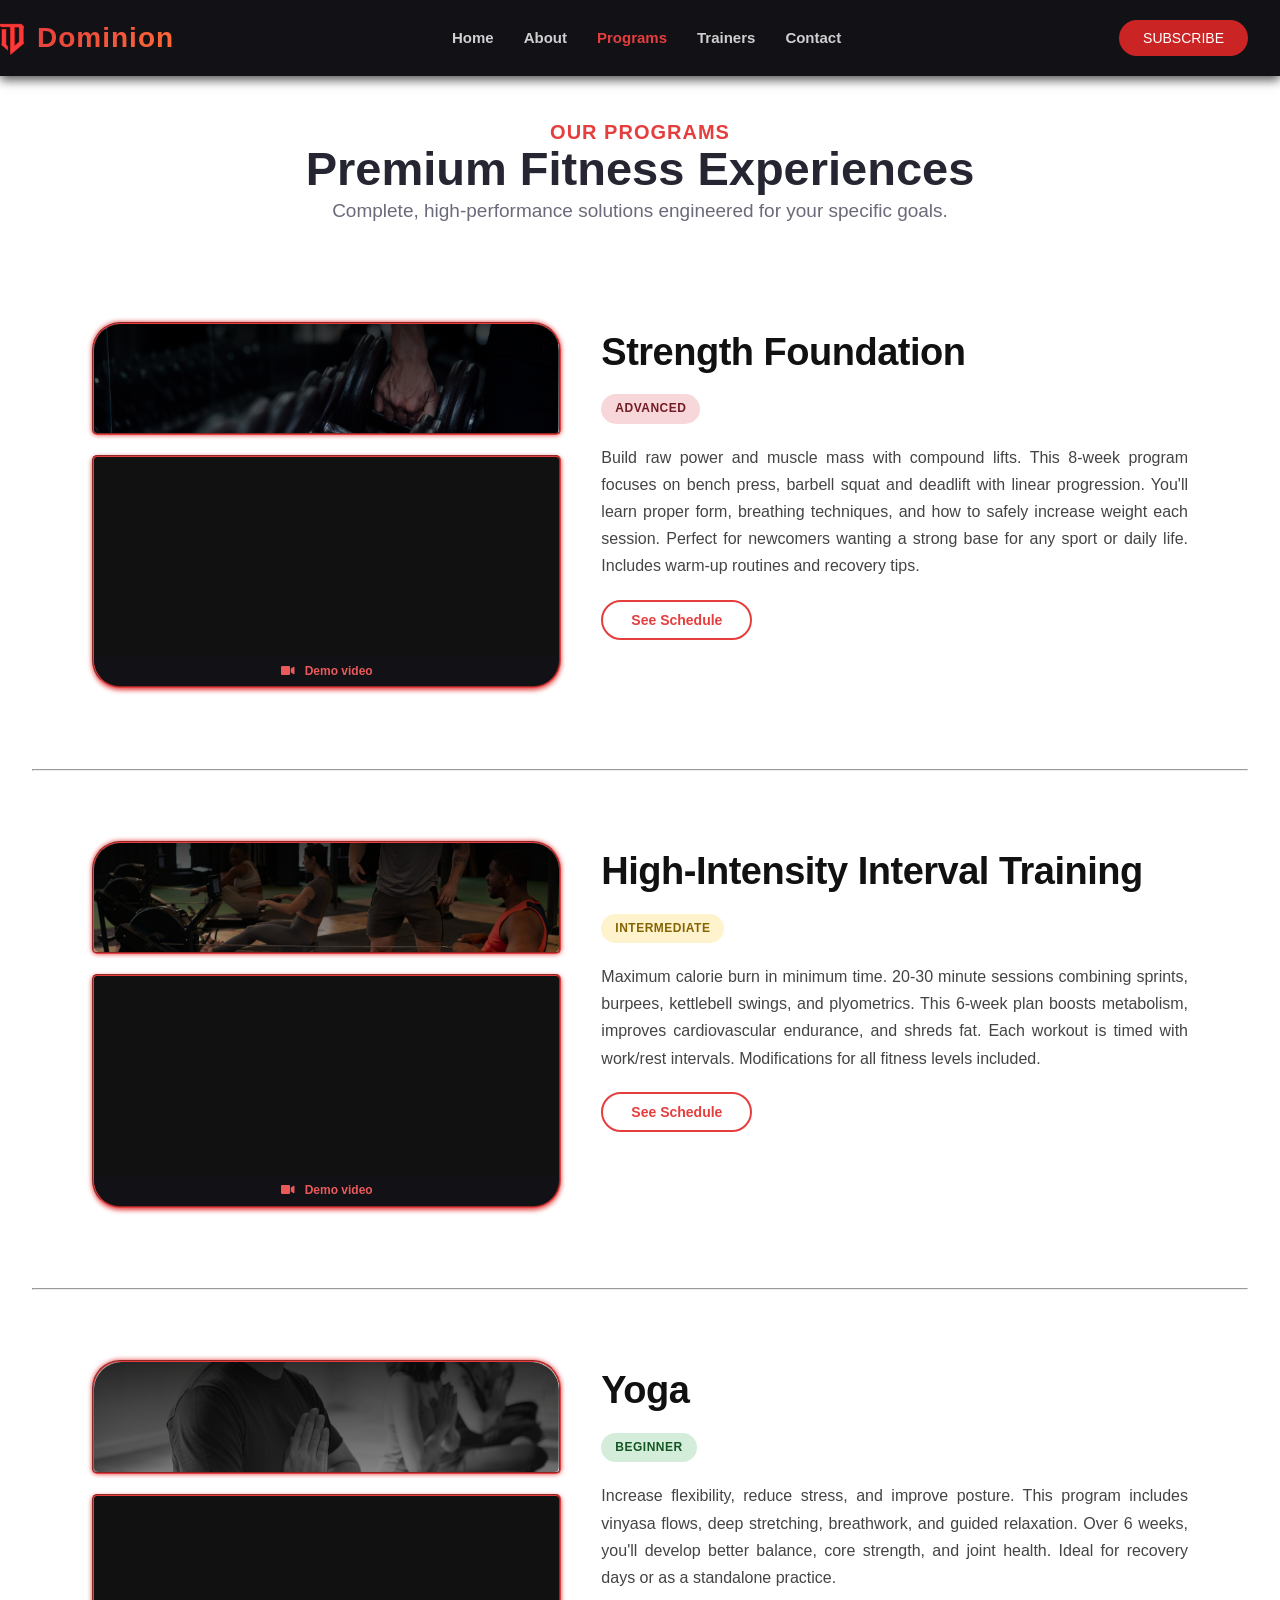
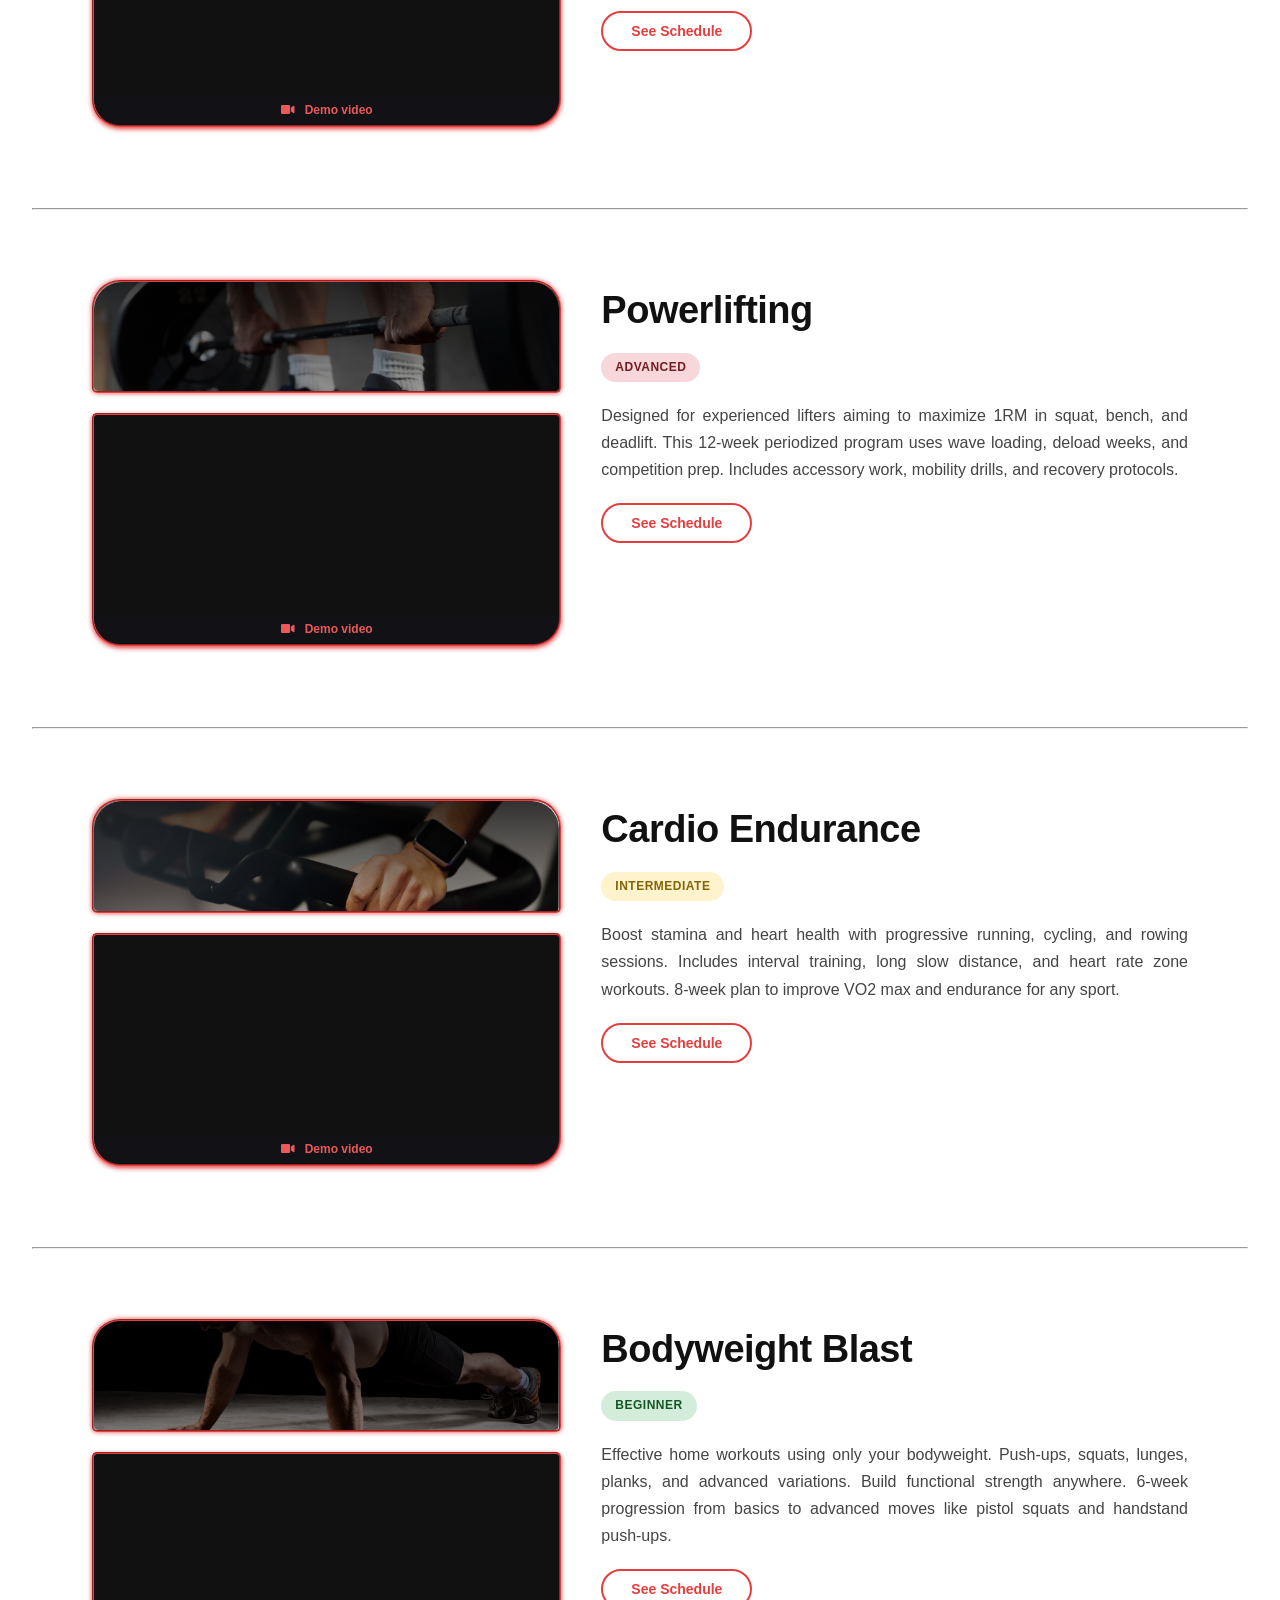
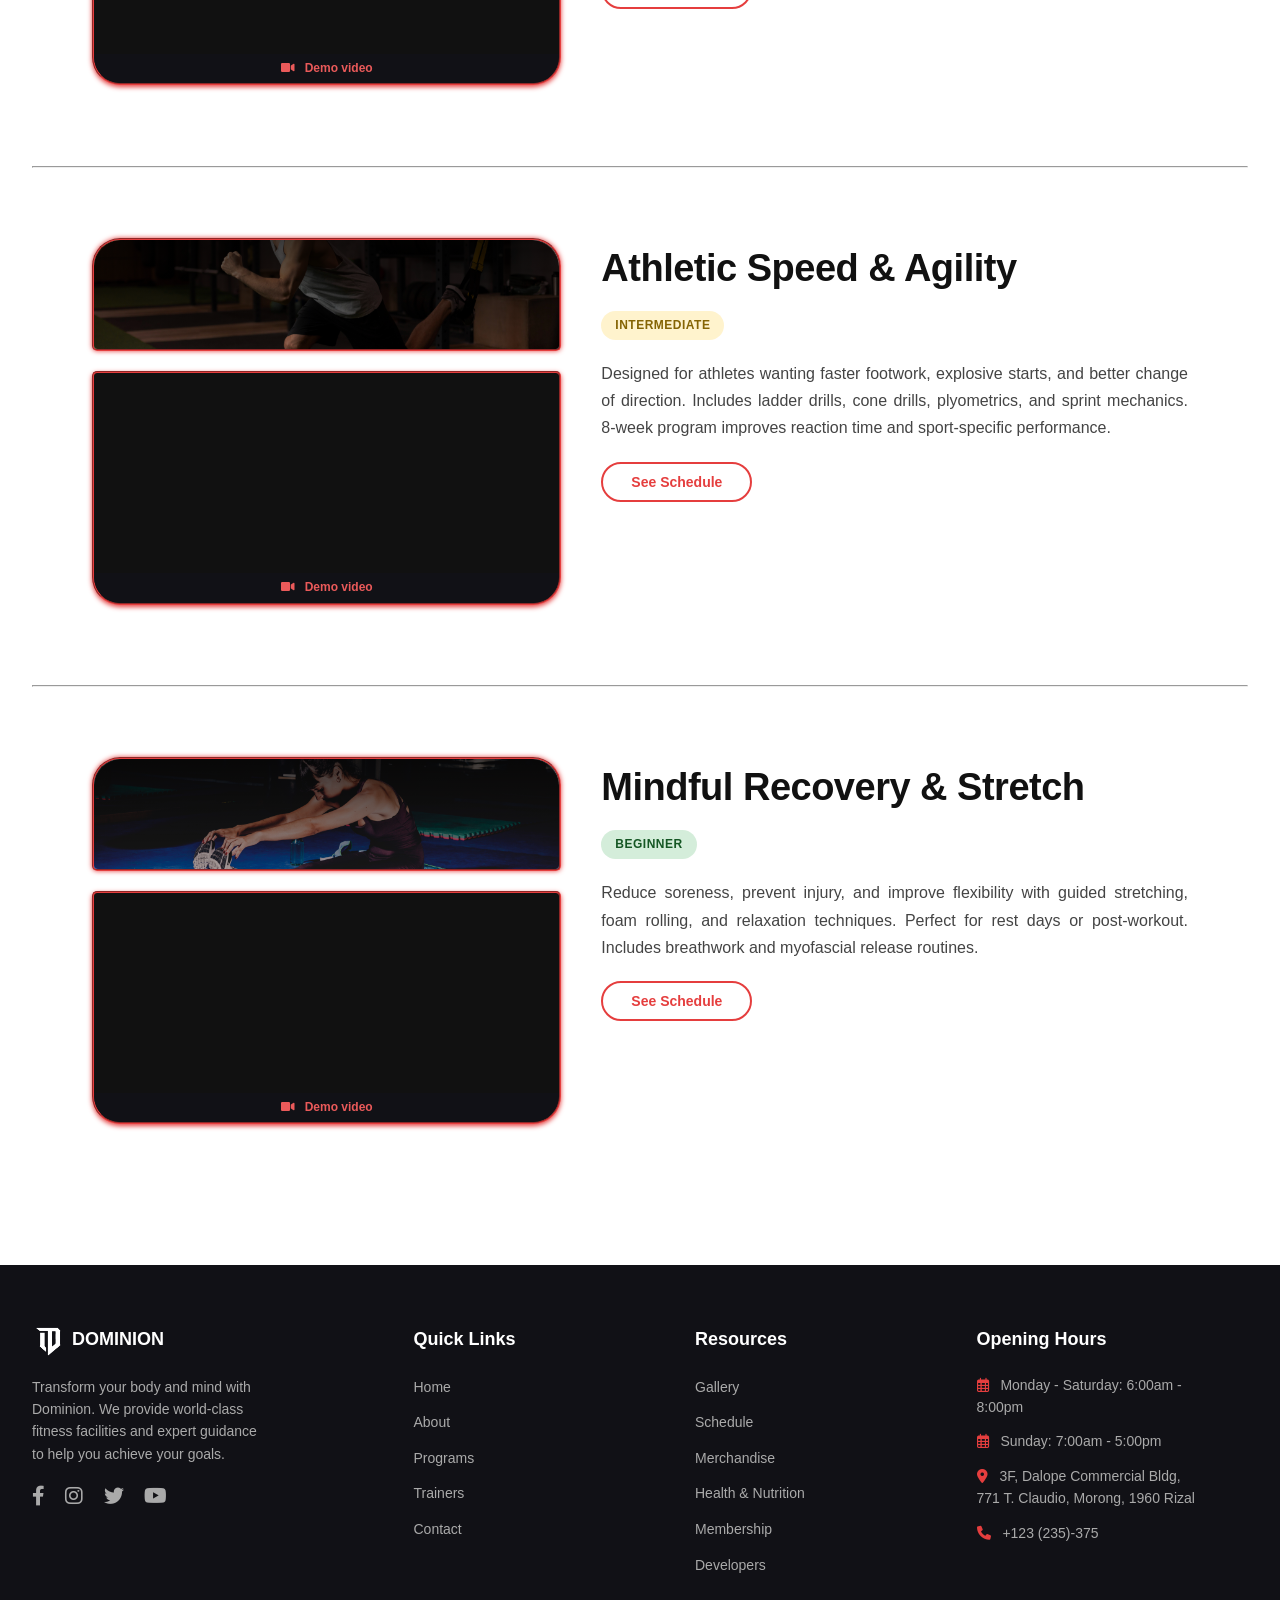
<file: programs.html>
<!DOCTYPE html>
<html lang="en">

<head>
    <meta charset="UTF-8">
    <meta name="viewport" content="width=device-width, initial-scale=1.0">
    <title>Dominion</title>
    <link rel="stylesheet" href="style.css">
    <link rel="stylesheet" href="https://cdnjs.cloudflare.com/ajax/libs/font-awesome/6.0.0-beta3/css/all.min.css">

    <style>
        .section-header {
            text-align: center;
            margin: 40px 0 35px;
        }

        .programs-list {
            margin-top: 40px;
        }

        .program-item {
            display: flex;
            flex-wrap: wrap;
            gap: 40px;
            margin-top: 10px;
            padding: 60px;
            margin-bottom: -180px;
            scroll-margin-top: 160px;
        }

        .program-item:last-child {
            border-bottom: none;
        }

        .program-media {
            flex: 1.2;
            min-width: 280px;
        }

        .program-img {
            position: relative;
            width: 100%;
            height: 20%;
            border-top-left-radius: 28px;
            border-top-right-radius: 28px;
            border-bottom-left-radius: 5px;
            border-bottom-right-radius: 5px;
            border-top: 2px groove #e53e3e;
            border-left: 2px groove #e53e3e;
            border-right: 2px groove #e53e3e;
            border-bottom: 2px groove #e53e3e;
            margin-bottom: 20px;
            box-shadow: 0 0px 5px #e53e3e;
        }

        .program-img::after {
            content: '';
            position: absolute;
            top: 0;
            left: 0;
            width: 100%;
            height: 100%;
            background: linear-gradient(to top, rgba(0, 0, 0, 0.315), rgba(0, 0, 0, 0.759));
            pointer-events: none;
            border-top-left-radius: 28px;
            border-top-right-radius: 28px;
            border-bottom-left-radius: 5px;
            border-bottom-right-radius: 5px;
        }

        .program-img img {
            width: 100%;
            height: auto;
            display: block;
        }

        .program-video {
            background: #111;
            border-top-left-radius: 5px;
            border-top-right-radius: 5px;
            border-bottom-left-radius: 28px;
            border-bottom-right-radius: 28px;
            border-top: 2px groove #e53e3e;
            border-left: 2px groove #e53e3e;
            border-right: 2px groove #e53e3e;
            border-bottom: 2px groove #e53e3e;
            overflow: hidden;
            margin-top: 15px;
            box-shadow: 0 2px 5px #e53e3e;
        }

        .program-video video {
            width: 100%;
            display: block;
            max-height: 200px;
            object-fit: cover;
        }

        .video-label {
            background: #111116;
            color: #ea5a5a;
            font-size: 12px;
            padding: 5px;
            text-align: center;
            font-weight: 600;
        }

        .program-content {
            flex: 1.5;
        }

        .program-title {
            font-size: 38px;
            font-weight: 800;
            margin-bottom: 12px;
            color: #111;
            letter-spacing: -0.5px;
        }

        .difficulty {
            display: inline-block;
            padding: 5px 14px;
            border-radius: 40px;
            font-size: 12px;
            font-weight: 700;
            text-transform: uppercase;
            margin-bottom: 20px;
            letter-spacing: 0.5px;
        }

        .difficulty.beginner {
            background: #d4edda;
            color: #155724;
        }

        .difficulty.intermediate {
            background: #fff3cd;
            color: #856404;
        }

        .difficulty.advanced {
            background: #f8d7da;
            color: #721c24;
        }

        .program-description {
            color: #444;
            line-height: 1.7;
            font-size: 16px;
            margin-bottom: 20px;
            text-align: justify;
        }

        .btn-sched {
            background: transparent;
            border: 2px solid #e53e3e;
            padding: 10px 28px;
            border-radius: 40px;
            font-weight: 600;
            color: #e53e3e;
            cursor: pointer;
            transition: 0.3s ease;
            font-size: 14px;
        }

        .btn-sched:hover {
            background: #e53e3e;
            color: white;
        }

        .schedule-access {
            text-align: center;
            background: linear-gradient(135deg, #111116 0%, #1e1e2a 100%);
            padding: 60px 30px;
            border-radius: 40px;
            margin: 100px 0 100px;
            color: white;
        }

        .schedule-access h2 {
            font-size: 36px;
            margin-bottom: 15px;
        }

        .schedule-access h2 span {
            color: #e53e3e;
        }

        .schedule-access p {
            font-size: 18px;
            max-width: 600px;
            margin: 0 auto 25px;
            opacity: 0.9;
        }

        .btn-schedule {
            display: inline-block;
            background: #e53e3e;
            color: white;
            padding: 14px 40px;
            border-radius: 50px;
            text-decoration: none;
            font-weight: 700;
            font-size: 18px;
            transition: 0.3s;
        }

        .btn-schedule i {
            margin-right: 8px;
        }

        .btn-schedule:hover {
            background: #c52222;
            transform: scale(1.03);
        }

        @media (max-width: 992px) {
            .section-header h2 {
                font-size: 32px;
            }

            .program-title {
                font-size: 32px;
            }

            .schedule-access {
                margin: 60px 0;
                padding: 50px 25px;
            }
        }

        @media (max-width: 768px) {
            .program-item {
                flex-direction: column;
                padding: 30px 20px;
                margin-bottom: 0;
                gap: 25px;
                scroll-margin-top: -30px;
            }

            .program-media {
                width: 100%;
            }

            .program-img img {
                display: none;
            }

            .program-img {
                border: none;
            }

            .program-video {
                border-top-left-radius: 28px;
                border-top-right-radius: 28px;
                max-height: 240px;
                box-shadow: none;
            }

            .program-content {
                width: 100%;
            }

            .program-title {
                font-size: 28px;
            }

            .program-description {
                font-size: 15px;
                text-align: left;
            }

            .btn-sched {
                width: 100%;
                text-align: center;
                display: inline-block;
            }

            hr {
                margin: 0 20px;
            }

            .schedule-access {
                margin: 50px 0;
                padding: 40px 20px;
                border-radius: 30px;
            }

            .schedule-access h2 {
                font-size: 28px;
            }

            .schedule-access p {
                font-size: 16px;
                padding: 0 10px;
            }

            .btn-schedule {
                padding: 12px 30px;
                font-size: 16px;
            }

            .footer-col[style*="margin-left"] {
                margin-left: 0 !important;
            }
        }

        @media (max-width: 480px) {
            .section-header h2 {
                font-size: 24px;
            }

            .program-item {
                padding: 20px 15px;
            }

            .program-title {
                font-size: 24px;
            }

            .difficulty {
                font-size: 10px;
                padding: 4px 12px;
            }

            .program-description {
                font-size: 14px;
            }

            .program-video video {
                max-height: 180px;
            }

            .video-label {
                font-size: 10px;
            }

            .schedule-access h2 {
                font-size: 24px;
            }

            .schedule-access p {
                font-size: 14px;
            }

            .btn-schedule {
                padding: 10px 24px;
                font-size: 14px;
            }
        }
    </style>
</head>

<body>
    <header>
        <div class="container">
            <nav class="navbar">
                <div class="logo">
                    <img src="Images/logo.png" class="nav-logo">
                    <h1>Dominion</h1>
                </div>
                <ul class="nav-links">
                    <li><a href="index.html">Home</a></li>
                    <li><a href="about.html">About</a></li>
                    <li><a href="programs.html" class="active">Programs</a></li>
                    <li><a href="trainers.html">Trainers</a></li>
                    <li><a href="contact.html">Contact</a></li>
                </ul>
                <button class="btn-subscribe" onclick="location.href='membership.html'">SUBSCRIBE</button>
            </nav>
        </div>
    </header>

    <main>
        </section>
        <div class="container">
            <div class="programs-list">
                <div class="section-header">
                    <span>OUR PROGRAMS</span>
                    <h2>Premium Fitness Experiences</h2>
                    <p class="section-subtitle">Complete, high-performance solutions engineered for your specific goals.
                    </p>
                </div>
                <div class="program-item" id="program1">
                    <div class="program-media">
                        <div class="program-img">
                            <img src="Images/program1.jpg">
                        </div>
                        <div class="program-video">
                            <video autoplay muted loop>
                                <source src="Images/program1.mp4" type="video/mp4">
                            </video>
                            <div class="video-label"><i class="fas fa-video"></i> </i>&nbsp Demo video</div>
                        </div>
                    </div>
                    <div class="program-content">
                        <h3 class="program-title">Strength Foundation</h3>
                        <span class="difficulty advanced">Advanced</span>
                        <p class="program-description">Build raw power and muscle mass with compound lifts. This 8‑week
                            program focuses on bench press, barbell squat and deadlift with linear progression.
                            You'll learn proper form, breathing techniques, and how to safely increase weight each
                            session. Perfect for newcomers wanting a strong base for any sport or daily life. Includes
                            warm‑up routines and recovery tips.</p>
                        <button class="btn-sched" onclick="location.href='schedule.html#program1'">See Schedule</button>
                    </div>
                </div>
                <hr>

                <div class="program-item" id="program2">
                    <div class="program-media">
                        <div class="program-img">
                            <img src="Images/program2.jpg">
                        </div>
                        <div class="program-video">
                            <video autoplay muted loop>
                                <source src="Images/program2.mp4" type="video/mp4">
                            </video>
                            <div class="video-label"><i class="fas fa-video"></i> </i>&nbsp Demo video</div>
                        </div>
                    </div>
                    <div class="program-content">
                        <h3 class="program-title">High-Intensity Interval Training</h3>
                        <span class="difficulty intermediate">Intermediate</span>
                        <p class="program-description">Maximum calorie burn in minimum time. 20‑30 minute sessions
                            combining sprints, burpees, kettlebell swings, and plyometrics. This 6‑week plan boosts
                            metabolism, improves cardiovascular endurance, and shreds fat. Each workout is timed with
                            work/rest intervals. Modifications for all fitness levels included.</p>
                        <button class="btn-sched" onclick="location.href='schedule.html#program2'">See Schedule</button>
                    </div>
                </div>
                <hr>

                <div class="program-item" id="program3">
                    <div class="program-media">
                        <div class="program-img">
                            <img src="Images/program3.jpg">
                        </div>
                        <div class="program-video">
                            <video autoplay muted loop>
                                <source src="Images/program3.mp4" type="video/mp4">
                            </video>
                            <div class="video-label"><i class="fas fa-video"></i> </i>&nbsp Demo video</div>
                        </div>
                    </div>
                    <div class="program-content">
                        <h3 class="program-title">Yoga</h3>
                        <span class="difficulty beginner">Beginner</span>
                        <p class="program-description">Increase flexibility, reduce stress, and improve posture. This
                            program includes vinyasa flows, deep stretching, breathwork, and guided relaxation. Over 6
                            weeks, you'll develop better balance, core strength, and joint health. Ideal for recovery
                            days or as a standalone practice.</p>
                        <button class="btn-sched" onclick="location.href='schedule.html#program3'">See Schedule</button>
                    </div>
                </div>
                <hr>

                <div class="program-item" id="program4">
                    <div class="program-media">
                        <div class="program-img">
                            <img src="Images/program4.jpg">
                        </div>
                        <div class="program-video">
                            <video autoplay muted loop>
                                <source src="Images/program4.mp4" type="video/mp4">
                            </video>
                            <div class="video-label"><i class="fas fa-video"></i> </i>&nbsp Demo video</div>
                        </div>
                    </div>
                    <div class="program-content">
                        <h3 class="program-title">Powerlifting</h3>
                        <span class="difficulty advanced">Advanced</span>
                        <p class="program-description">Designed for experienced lifters aiming to maximize 1RM in squat,
                            bench, and deadlift. This 12‑week periodized program uses wave loading, deload weeks, and
                            competition prep. Includes accessory work, mobility drills, and recovery protocols.</p>
                        <button class="btn-sched" onclick="location.href='schedule.html#program4'">See Schedule</button>
                    </div>
                </div>
                <hr>

                <div class="program-item" id="program5">
                    <div class="program-media">
                        <div class="program-img">
                            <img src="Images/program5.jpg">
                        </div>
                        <div class="program-video">
                            <video autoplay muted loop>
                                <source src="Images/program5.mp4" type="video/mp4">
                            </video>
                            <div class="video-label"><i class="fas fa-video"></i> </i>&nbsp Demo video</div>
                        </div>
                    </div>
                    <div class="program-content">
                        <h3 class="program-title">Cardio Endurance</h3>
                        <span class="difficulty intermediate">Intermediate</span>
                        <p class="program-description">Boost stamina and heart health with progressive running, cycling,
                            and rowing sessions. Includes interval training, long slow distance, and heart rate zone
                            workouts. 8‑week plan to improve VO2 max and endurance for any sport.</p>
                        <button class="btn-sched" onclick="location.href='schedule.html#program5'">See Schedule</button>
                    </div>
                </div>
                <hr>

                <div class="program-item" id="program6">
                    <div class="program-media">
                        <div class="program-img">
                            <img src="Images/program6.jpg">
                        </div>
                        <div class="program-video">
                            <video autoplay muted loop>
                                <source src="Images/program6.mp4" type="video/mp4">
                            </video>
                            <div class="video-label"><i class="fas fa-video"></i> </i>&nbsp Demo video</div>
                        </div>
                    </div>
                    <div class="program-content">
                        <h3 class="program-title">Bodyweight Blast</h3>
                        <span class="difficulty beginner">Beginner</span>
                        <p class="program-description">Effective home workouts using only your bodyweight. Push‑ups,
                            squats, lunges, planks, and advanced variations. Build functional strength anywhere. 6‑week
                            progression from basics to advanced moves like pistol squats and handstand push‑ups.</p>
                        <button class="btn-sched" onclick="location.href='schedule.html#program6'">See Schedule</button>
                    </div>
                </div>
                <hr>

                <div class="program-item" id="program7">
                    <div class="program-media">
                        <div class="program-img">
                            <img src="Images/program7.jpg">
                        </div>
                        <div class="program-video">
                            <video autoplay muted loop>
                                <source src="Images/program7.mp4" type="video/mp4">
                            </video>
                            <div class="video-label"><i class="fas fa-video"></i> </i>&nbsp Demo video</div>
                        </div>
                    </div>
                    <div class="program-content">
                        <h3 class="program-title">Athletic Speed & Agility</h3>
                        <span class="difficulty intermediate">Intermediate</span>
                        <p class="program-description">Designed for athletes wanting faster footwork, explosive starts,
                            and better change of direction. Includes ladder drills, cone drills, plyometrics, and sprint
                            mechanics. 8‑week program improves reaction time and sport‑specific performance.</p>
                        <button class="btn-sched" onclick="location.href='schedule.html#program7'">See Schedule</button>
                    </div>
                </div>
                <hr>

                <div class="program-item" id="program8">
                    <div class="program-media">
                        <div class="program-img">
                            <img src="Images/program8.jpg">
                        </div>
                        <div class="program-video">
                            <video autoplay muted loop>
                                <source src="Images/program8.mp4" type="video/mp4">
                            </video>
                            <div class="video-label"><i class="fas fa-video"></i> </i>&nbsp Demo video</div>
                        </div>
                    </div>
                    <div class="program-content">
                        <h3 class="program-title">Mindful Recovery & Stretch</h3>
                        <span class="difficulty beginner">Beginner</span>
                        <p class="program-description">Reduce soreness, prevent injury, and improve flexibility with
                            guided stretching, foam rolling, and relaxation techniques. Perfect for rest days or
                            post‑workout. Includes breathwork and myofascial release routines.</p>
                        <button class="btn-sched" onclick="location.href='schedule.html#program8'">See Schedule</button>
                    </div>
                </div>
            </div>
        </div>
    </main>

    <footer>
        <div class="container">
            <div class="footer-grid">
                <div class="footer-col">
                    <div class="footer-logo-wrapper">
                        <img src="Images/logo.png" class="footer-logo">
                        <h4>DOMINION</h4>
                    </div>
                    <p>Transform your body and mind with Dominion. We provide world-class fitness facilities and
                        expert
                        guidance to help you achieve your goals.</p>
                    <div class="social">
                        <i class="fab fa-facebook-f"></i>
                        <i class="fab fa-instagram"></i>
                        <i class="fab fa-twitter"></i>
                        <i class="fab fa-youtube"></i>
                    </div>
                </div>
                <div class="footer-col" style="margin-left: 100px;">
                    <h4>Quick Links</h4>
                    <ul>
                        <li><a href="index.html">Home</a></li>
                        <li><a href="about.html">About</a></li>
                        <li><a href="programs.html">Programs</a></li>
                        <li><a href="trainers.html">Trainers</a></li>
                        <li><a href="contact.html">Contact</a></li>
                    </ul>
                </div>
                <div class="footer-col">
                    <h4>Resources</h4>
                    <ul>
                        <li><a href="gallery.html">Gallery</a></li>
                        <li><a href="schedule.html">Schedule</a></li>
                        <li><a href="merch.html">Merchandise</a></li>
                        <li><a href="health.html">Health & Nutrition</a></li>
                        <li><a href="membership.html">Membership</a></li>
                        <li><a href="developers.html">Developers</a></li>
                    </ul>
                </div>
                <div class="footer-col">
                    <h4>Opening Hours</h4>
                    <p><i class="far fa-calendar-alt"></i> Monday - Saturday: 6:00am - 8:00pm</p>
                    <p><i class="far fa-calendar-alt"></i> Sunday: 7:00am - 5:00pm</p>
                    <p class="location-info"><i class="fas fa-map-marker-alt"></i> 3F, Dalope Commercial Bldg, 771
                        T.
                        Claudio, Morong, 1960 Rizal</p>
                    <p><i class="fas fa-phone"></i> +123 (235)-375</p>
                </div>
            </div>

        </div>
    </footer>

</body>

</html>
</file>
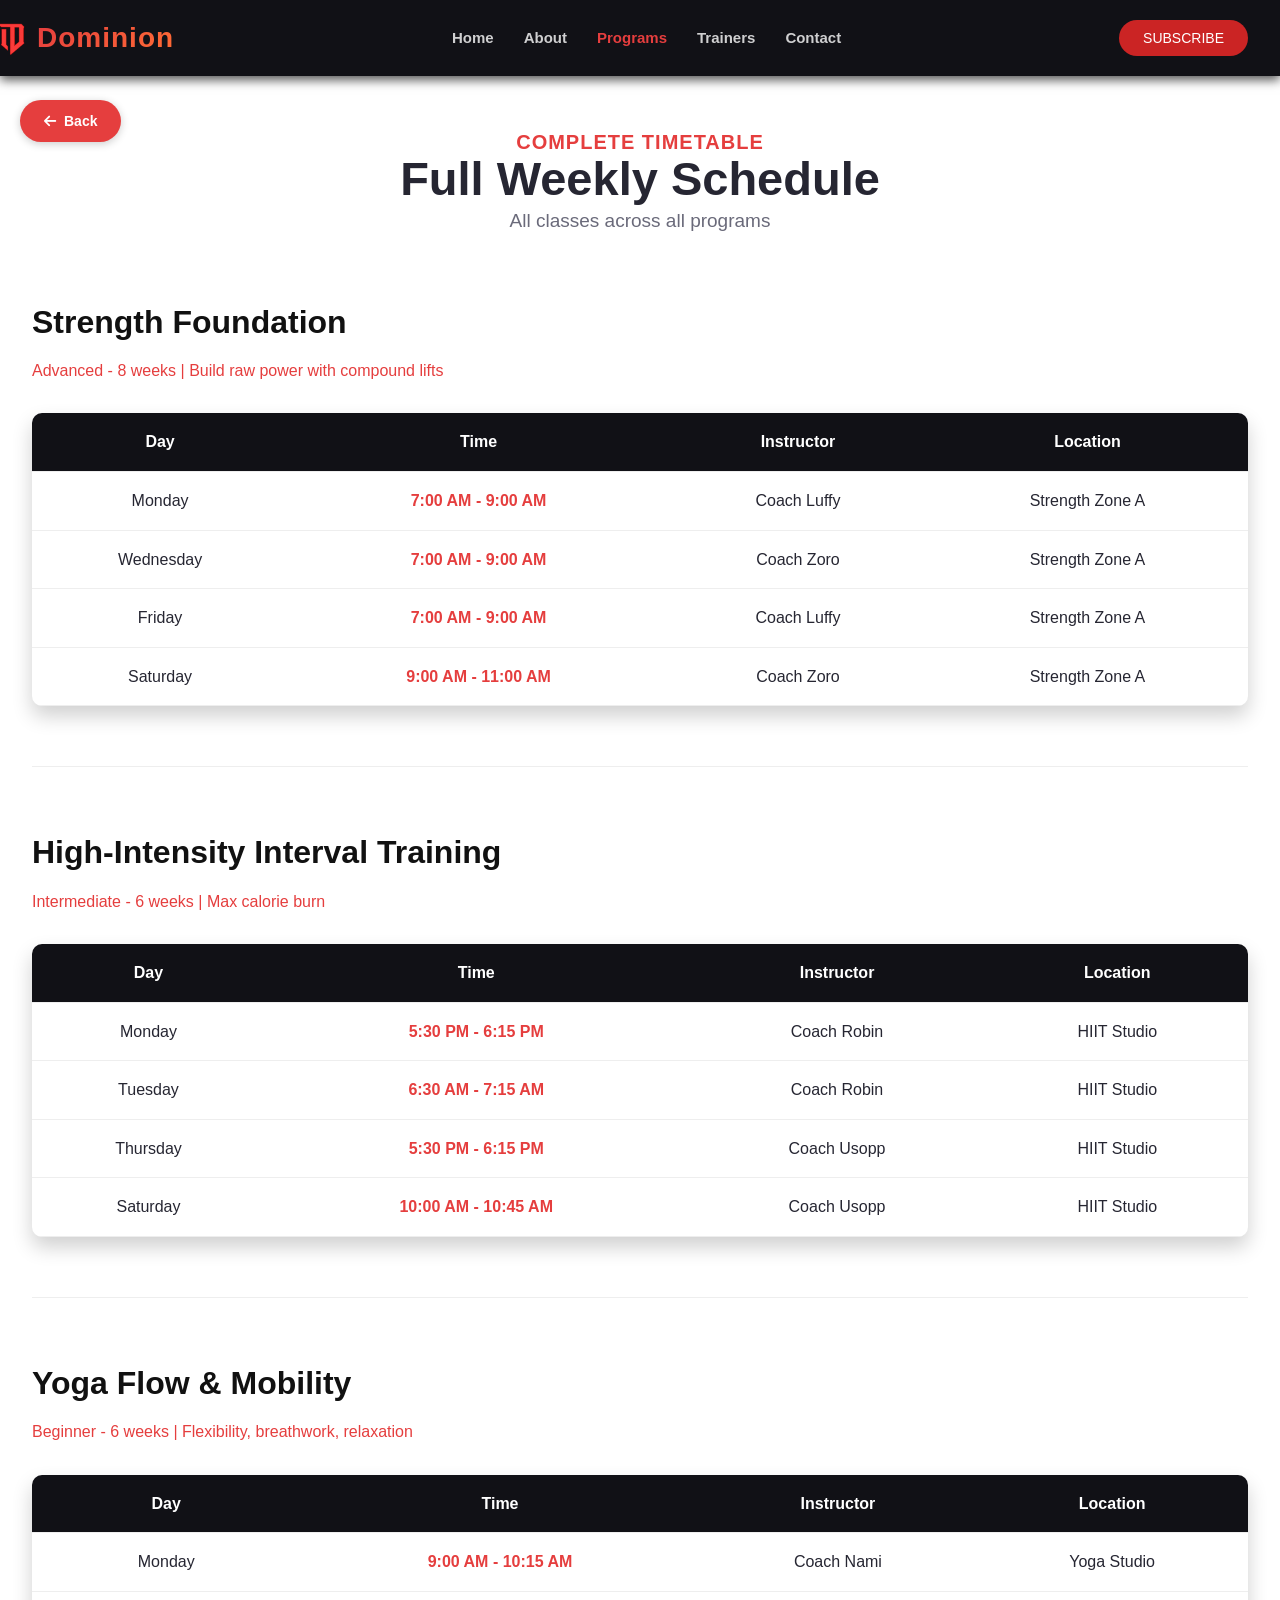
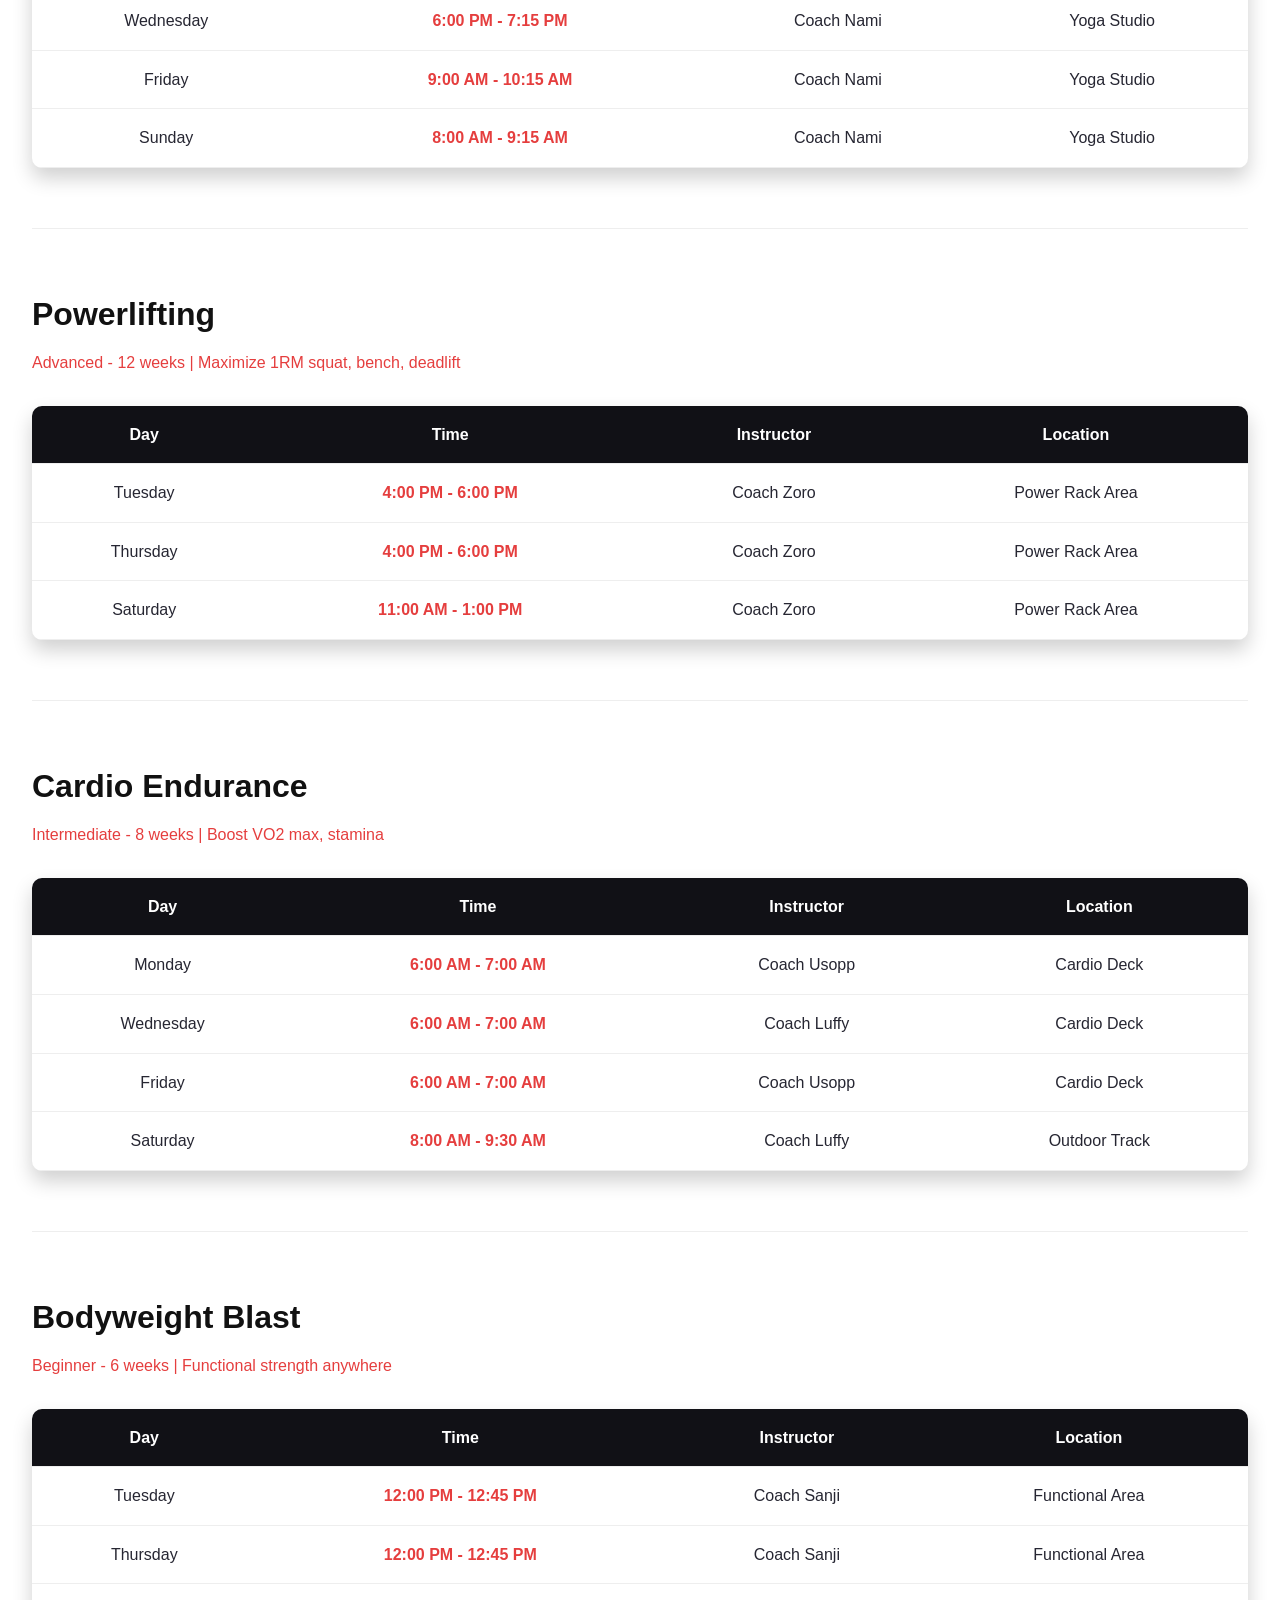
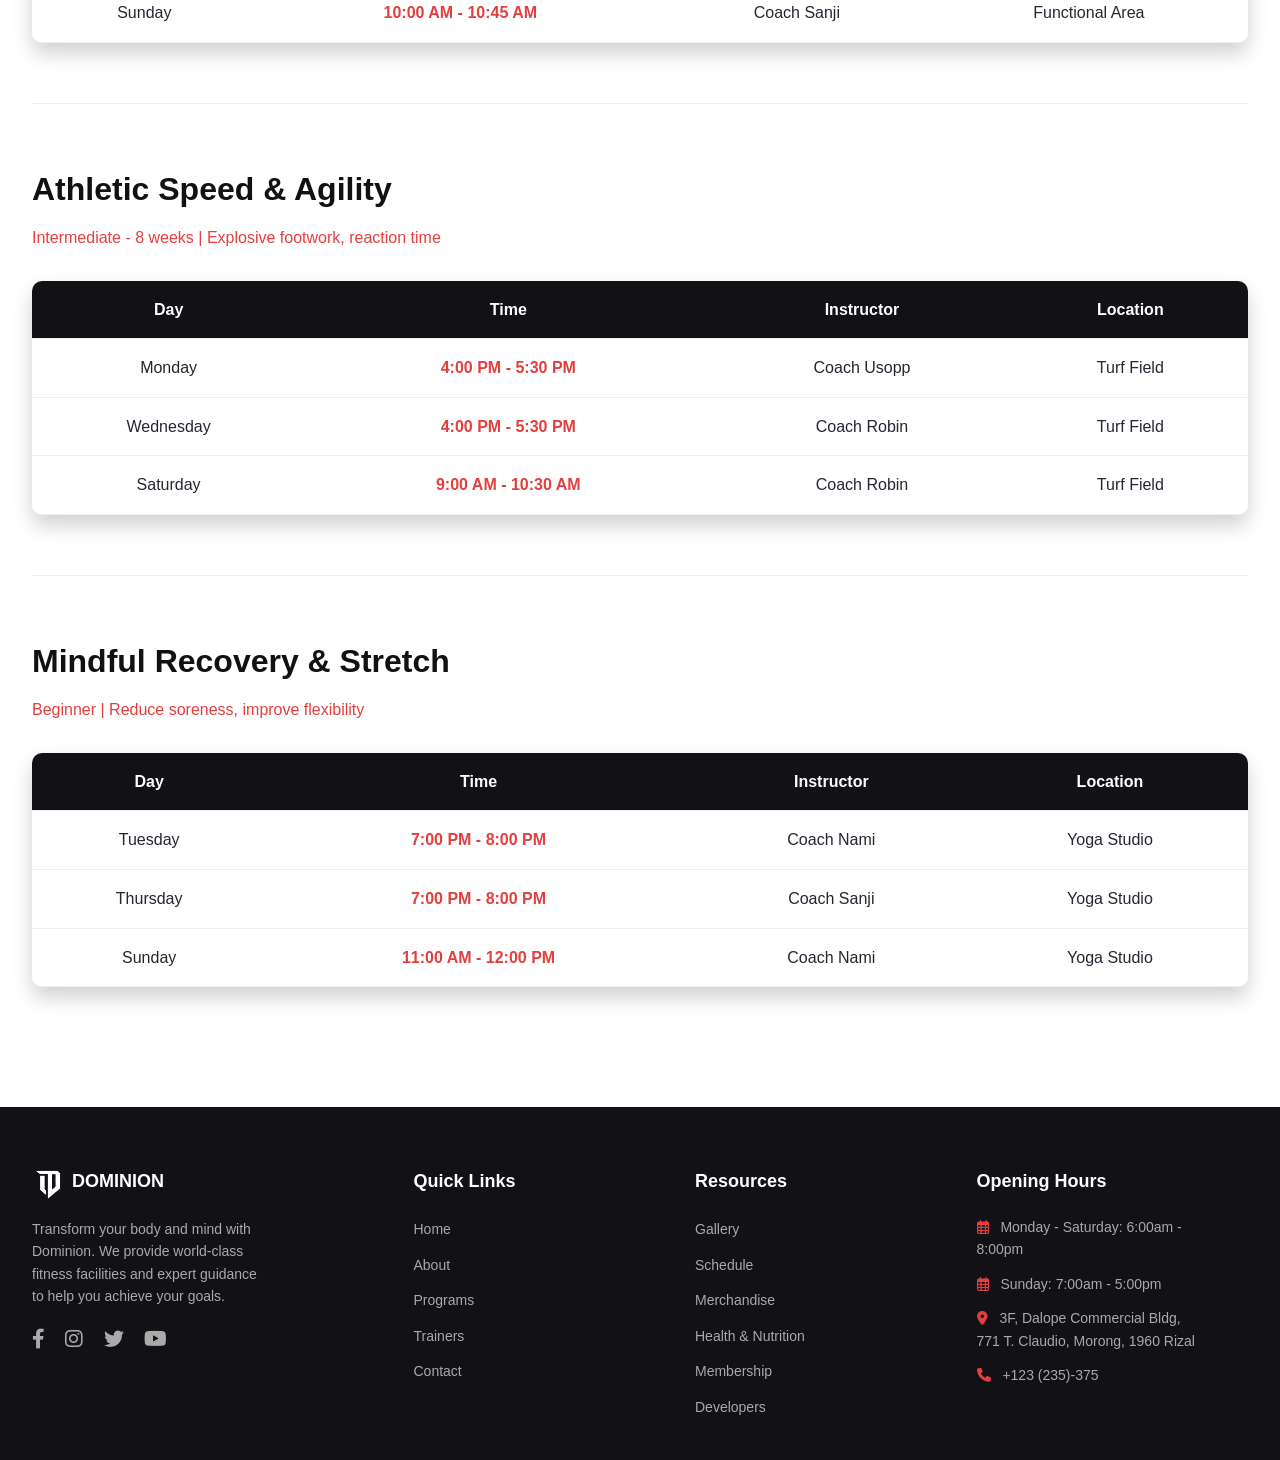
<file: schedule.html>
<!DOCTYPE html>
<html lang="en">

<head>
    <meta charset="UTF-8">
    <meta name="viewport" content="width=device-width, initial-scale=1.0">
    <title>Dominion</title>
    <link rel="stylesheet" href="style.css">
    <link rel="stylesheet" href="https://cdnjs.cloudflare.com/ajax/libs/font-awesome/6.0.0-beta3/css/all.min.css">
    <style>
        .back-button {
            position: fixed;
            top: 100px;
            left: 20px;
            z-index: 100;
            background: #e53e3e;
            color: white;
            padding: 10px 24px;
            border-radius: 40px;
            text-decoration: none;
            font-weight: 600;
            font-size: 14px;
            transition: 0.3s ease;
            display: inline-flex;
            align-items: center;
            gap: 8px;
            box-shadow: 0 2px 8px rgba(0, 0, 0, 0.2);
        }

        .back-button:hover {
            background: #c52222;
            transform: translateY(-2px);
        }

        .program-schedule {
            padding: 60px 0;
            border-bottom: 1px solid #eee;
            scroll-margin-top: 80px;
        }

        .program-schedule:last-child {
            border-bottom: none;
        }

        .program-schedule h2 {
            font-size: 32px;
            margin-bottom: 10px;
            color: #111;
        }

        .program-schedule .program-desc {
            color: #e53e3e;
            margin-bottom: 30px;
            font-weight: 500;
        }

        .schedule-table-wrapper {
            overflow-x: auto;
            background: white;
            border-radius: 10px;
            box-shadow: 0 10px 20px rgba(0, 0, 0, 0.188);
        }

        .schedule-table {
            width: 100%;
            border-collapse: collapse;
            min-width: 700px;
        }

        .schedule-table th,
        .schedule-table td {
            padding: 16px 20px;
            text-align: center;
            border-bottom: 1px solid #eee;
        }

        .schedule-table th {
            background: #111116;
            color: white;
            font-weight: 600;
        }

        .schedule-table tr:hover {
            background: #fef5f5;
        }

        .time-slot {
            font-weight: 700;
            color: #e53e3e;
        }

        .back-to-top {
            text-align: center;
            margin: 40px 0;
        }

        .btn-back {
            background: #e53e3e;
            color: white;
            border: none;
            padding: 12px 28px;
            border-radius: 40px;
            font-weight: 600;
            cursor: pointer;
            transition: 0.3s;
        }

        .btn-back:hover {
            background: #c52222;
            transform: translateY(-2px);
        }

        @media (max-width: 768px) {
            .back-button {
                display: none;
            }

            .schedule-hero {
                padding: 80px 0;
            }

            .schedule-hero h1 {
                font-size: 36px;
            }

            .program-schedule h2 {
                font-size: 26px;
            }

            .schedule-table th,
            .schedule-table td {
                padding: 12px 10px;
                font-size: 14px;
            }
        }
    </style>
</head>

<body>
    <header>
        <div class="container">
            <nav class="navbar">
                <div class="logo">
                    <img src="Images/logo.png" class="nav-logo" alt="Dominion Logo">
                    <h1>Dominion</h1>
                </div>
                <ul class="nav-links">
                    <li><a href="index.html">Home</a></li>
                    <li><a href="about.html">About</a></li>
                    <li><a href="programs.html" class="active">Programs</a></li>
                    <li><a href="trainers.html">Trainers</a></li>
                    <li><a href="contact.html">Contact</a></li>
                </ul>
                <button class="btn-subscribe" onclick="location.href='membership.html'">SUBSCRIBE</button>
            </nav>
        </div>
    </header>
    <a href="programs.html" class="back-button">
        <i class="fas fa-arrow-left"></i> Back
    </a>
    <div class="section-header" style="margin: 50px 0 0;">
        <span>COMPLETE TIMETABLE</span>
        <h2>Full Weekly Schedule</h2>
        <p class="section-subtitle">All classes across all programs</p>
    </div>
    <main>
        <div class="container">
            <div id="program1" class="program-schedule">
                <h2>Strength Foundation</h2>
                <div class="program-desc">Advanced - 8 weeks | Build raw power with compound lifts</div>
                <div class="schedule-table-wrapper">
                    <table class="schedule-table">
                        <thead>
                            <tr>
                                <th>Day</th>
                                <th>Time</th>
                                <th>Instructor</th>
                                <th>Location</th>
                            </tr>
                        </thead>
                        <tbody>
                            <tr>
                                <td>Monday</td>
                                <td class="time-slot">7:00 AM - 9:00 AM</td>
                                <td>Coach Luffy</td>
                                <td>Strength Zone A</td>
                            </tr>
                            <tr>
                                <td>Wednesday</td>
                                <td class="time-slot">7:00 AM - 9:00 AM</td>
                                <td>Coach Zoro</td>
                                <td>Strength Zone A</td>
                            </tr>
                            <tr>
                                <td>Friday</td>
                                <td class="time-slot">7:00 AM - 9:00 AM</td>
                                <td>Coach Luffy</td>
                                <td>Strength Zone A</td>
                            </tr>
                            <tr>
                                <td>Saturday</td>
                                <td class="time-slot">9:00 AM - 11:00 AM</td>
                                <td>Coach Zoro</td>
                                <td>Strength Zone A</td>
                            </tr>
                        </tbody>
                    </table>
                </div>
            </div>

            <div id="program2" class="program-schedule">
                <h2>High-Intensity Interval Training</h2>
                <div class="program-desc">Intermediate - 6 weeks | Max calorie burn</div>
                <div class="schedule-table-wrapper">
                    <table class="schedule-table">
                        <thead>
                            <tr>
                                <th>Day</th>
                                <th>Time</th>
                                <th>Instructor</th>
                                <th>Location</th>
                            </tr>
                        </thead>
                        <tbody>
                            <tr>
                                <td>Monday</td>
                                <td class="time-slot">5:30 PM - 6:15 PM</td>
                                <td>Coach Robin</td>
                                <td>HIIT Studio</td>
                            </tr>
                            <tr>
                                <td>Tuesday</td>
                                <td class="time-slot">6:30 AM - 7:15 AM</td>
                                <td>Coach Robin</td>
                                <td>HIIT Studio</td>
                            </tr>
                            <tr>
                                <td>Thursday</td>
                                <td class="time-slot">5:30 PM - 6:15 PM</td>
                                <td>Coach Usopp</td>
                                <td>HIIT Studio</td>
                            </tr>
                            <tr>
                                <td>Saturday</td>
                                <td class="time-slot">10:00 AM - 10:45 AM</td>
                                <td>Coach Usopp</td>
                                <td>HIIT Studio</td>
                            </tr>
                        </tbody>
                    </table>
                </div>
            </div>

            <div id="program3" class="program-schedule">
                <h2>Yoga Flow & Mobility</h2>
                <div class="program-desc">Beginner - 6 weeks | Flexibility, breathwork, relaxation</div>
                <div class="schedule-table-wrapper">
                    <table class="schedule-table">
                        <thead>
                            <tr>
                                <th>Day</th>
                                <th>Time</th>
                                <th>Instructor</th>
                                <th>Location</th>
                            </tr>
                        </thead>
                        <tbody>
                            <tr>
                                <td>Monday</td>
                                <td class="time-slot">9:00 AM - 10:15 AM</td>
                                <td>Coach Nami</td>
                                <td>Yoga Studio</td>
                            </tr>
                            <tr>
                                <td>Wednesday</td>
                                <td class="time-slot">6:00 PM - 7:15 PM</td>
                                <td>Coach Nami</td>
                                <td>Yoga Studio</td>
                            </tr>
                            <tr>
                                <td>Friday</td>
                                <td class="time-slot">9:00 AM - 10:15 AM</td>
                                <td>Coach Nami</td>
                                <td>Yoga Studio</td>
                            </tr>
                            <tr>
                                <td>Sunday</td>
                                <td class="time-slot">8:00 AM - 9:15 AM</td>
                                <td>Coach Nami</td>
                                <td>Yoga Studio</td>
                            </tr>
                        </tbody>
                    </table>
                </div>
            </div>

            <div id="program4" class="program-schedule">
                <h2>Powerlifting</h2>
                <div class="program-desc">Advanced - 12 weeks | Maximize 1RM squat, bench, deadlift</div>
                <div class="schedule-table-wrapper">
                    <table class="schedule-table">
                        <thead>
                            <tr>
                                <th>Day</th>
                                <th>Time</th>
                                <th>Instructor</th>
                                <th>Location</th>
                            </tr>
                        </thead>
                        <tbody>
                            <tr>
                                <td>Tuesday</td>
                                <td class="time-slot">4:00 PM - 6:00 PM</td>
                                <td>Coach Zoro</td>
                                <td>Power Rack Area</td>
                            </tr>
                            <tr>
                                <td>Thursday</td>
                                <td class="time-slot">4:00 PM - 6:00 PM</td>
                                <td>Coach Zoro</td>
                                <td>Power Rack Area</td>
                            </tr>
                            <tr>
                                <td>Saturday</td>
                                <td class="time-slot">11:00 AM - 1:00 PM</td>
                                <td>Coach Zoro</td>
                                <td>Power Rack Area</td>
                            </tr>
                        </tbody>
                    </table>
                </div>
            </div>

            <div id="program5" class="program-schedule">
                <h2>Cardio Endurance</h2>
                <div class="program-desc">Intermediate - 8 weeks | Boost VO2 max, stamina</div>
                <div class="schedule-table-wrapper">
                    <table class="schedule-table">
                        <thead>
                            <tr>
                                <th>Day</th>
                                <th>Time</th>
                                <th>Instructor</th>
                                <th>Location</th>
                            </tr>
                        </thead>
                        <tbody>
                            <tr>
                                <td>Monday</td>
                                <td class="time-slot">6:00 AM - 7:00 AM</td>
                                <td>Coach Usopp</td>
                                <td>Cardio Deck</td>
                            </tr>
                            <tr>
                                <td>Wednesday</td>
                                <td class="time-slot">6:00 AM - 7:00 AM</td>
                                <td>Coach Luffy</td>
                                <td>Cardio Deck</td>
                            </tr>
                            <tr>
                                <td>Friday</td>
                                <td class="time-slot">6:00 AM - 7:00 AM</td>
                                <td>Coach Usopp</td>
                                <td>Cardio Deck</td>
                            </tr>
                            <tr>
                                <td>Saturday</td>
                                <td class="time-slot">8:00 AM - 9:30 AM</td>
                                <td>Coach Luffy</td>
                                <td>Outdoor Track</td>
                            </tr>
                        </tbody>
                    </table>
                </div>
            </div>

            <div id="program6" class="program-schedule">
                <h2>Bodyweight Blast</h2>
                <div class="program-desc">Beginner - 6 weeks | Functional strength anywhere</div>
                <div class="schedule-table-wrapper">
                    <table class="schedule-table">
                        <thead>
                            <tr>
                                <th>Day</th>
                                <th>Time</th>
                                <th>Instructor</th>
                                <th>Location</th>
                            </tr>
                        </thead>
                        <tbody>
                            <tr>
                                <td>Tuesday</td>
                                <td class="time-slot">12:00 PM - 12:45 PM</td>
                                <td>Coach Sanji</td>
                                <td>Functional Area</td>
                            </tr>
                            <tr>
                                <td>Thursday</td>
                                <td class="time-slot">12:00 PM - 12:45 PM</td>
                                <td>Coach Sanji</td>
                                <td>Functional Area</td>
                            </tr>
                            <tr>
                                <td>Sunday</td>
                                <td class="time-slot">10:00 AM - 10:45 AM</td>
                                <td>Coach Sanji</td>
                                <td>Functional Area</td>
                            </tr>
                        </tbody>
                    </table>
                </div>
            </div>

            <div id="program7" class="program-schedule">
                <h2>Athletic Speed & Agility</h2>
                <div class="program-desc">Intermediate - 8 weeks | Explosive footwork, reaction time</div>
                <div class="schedule-table-wrapper">
                    <table class="schedule-table">
                        <thead>
                            <tr>
                                <th>Day</th>
                                <th>Time</th>
                                <th>Instructor</th>
                                <th>Location</th>
                            </tr>
                        </thead>
                        <tbody>
                            <tr>
                                <td>Monday</td>
                                <td class="time-slot">4:00 PM - 5:30 PM</td>
                                <td>Coach Usopp</td>
                                <td>Turf Field</td>
                            </tr>
                            <tr>
                                <td>Wednesday</td>
                                <td class="time-slot">4:00 PM - 5:30 PM</td>
                                <td>Coach Robin</td>
                                <td>Turf Field</td>
                            </tr>
                            <tr>
                                <td>Saturday</td>
                                <td class="time-slot">9:00 AM - 10:30 AM</td>
                                <td>Coach Robin</td>
                                <td>Turf Field</td>
                            </tr>
                        </tbody>
                    </table>
                </div>
            </div>

            <div id="program8" class="program-schedule">
                <h2>Mindful Recovery & Stretch</h2>
                <div class="program-desc">Beginner | Reduce soreness, improve flexibility</div>
                <div class="schedule-table-wrapper">
                    <table class="schedule-table">
                        <thead>
                            <tr>
                                <th>Day</th>
                                <th>Time</th>
                                <th>Instructor</th>
                                <th>Location</th>
                            </tr>
                        </thead>
                        <tbody>
                            <tr>
                                <td>Tuesday</td>
                                <td class="time-slot">7:00 PM - 8:00 PM</td>
                                <td>Coach Nami</td>
                                <td>Yoga Studio</td>
                            </tr>
                            <tr>
                                <td>Thursday</td>
                                <td class="time-slot">7:00 PM - 8:00 PM</td>
                                <td>Coach Sanji</td>
                                <td>Yoga Studio</td>
                            </tr>
                            <tr>
                                <td>Sunday</td>
                                <td class="time-slot">11:00 AM - 12:00 PM</td>
                                <td>Coach Nami</td>
                                <td>Yoga Studio</td>
                            </tr>
                        </tbody>
                    </table>
                </div>
            </div>
        </div>
    </main>

    <footer>
        <div class="container">
            <div class="footer-grid">
                <div class="footer-col">
                    <div class="footer-logo-wrapper">
                        <img src="Images/logo.png" class="footer-logo" alt="Dominion Logo">
                        <h4>DOMINION</h4>
                    </div>
                    <p>Transform your body and mind with Dominion. We provide world-class fitness facilities and expert
                        guidance to help you achieve your goals.</p>
                    <div class="social">
                        <i class="fab fa-facebook-f"></i>
                        <i class="fab fa-instagram"></i>
                        <i class="fab fa-twitter"></i>
                        <i class="fab fa-youtube"></i>
                    </div>
                </div>
                <div class="footer-col" style="margin-left: 100px;">
                    <h4>Quick Links</h4>
                    <ul>
                        <li><a href="index.html">Home</a></li>
                        <li><a href="about.html">About</a></li>
                        <li><a href="programs.html">Programs</a></li>
                        <li><a href="trainers.html">Trainers</a></li>
                        <li><a href="contact.html">Contact</a></li>
                    </ul>
                </div>
                <div class="footer-col">
                    <h4>Resources</h4>
                    <ul>
                        <li><a href="gallery.html">Gallery</a></li>
                        <li><a href="schedule.html">Schedule</a></li>
                        <li><a href="merch.html">Merchandise</a></li>
                        <li><a href="health.html">Health & Nutrition</a></li>
                        <li><a href="membership.html">Membership</a></li>
                        <li><a href="developers.html">Developers</a></li>
                    </ul>
                </div>
                <div class="footer-col">
                    <h4>Opening Hours</h4>
                    <p><i class="far fa-calendar-alt"></i> Monday - Saturday: 6:00am - 8:00pm</p>
                    <p><i class="far fa-calendar-alt"></i> Sunday: 7:00am - 5:00pm</p>
                    <p class="location-info"><i class="fas fa-map-marker-alt"></i> 3F, Dalope Commercial Bldg, 771 T.
                        Claudio, Morong, 1960 Rizal</p>
                    <p><i class="fas fa-phone"></i> +123 (235)-375</p>
                </div>
            </div>

        </div>
    </footer>

</body>

</html>
</file>
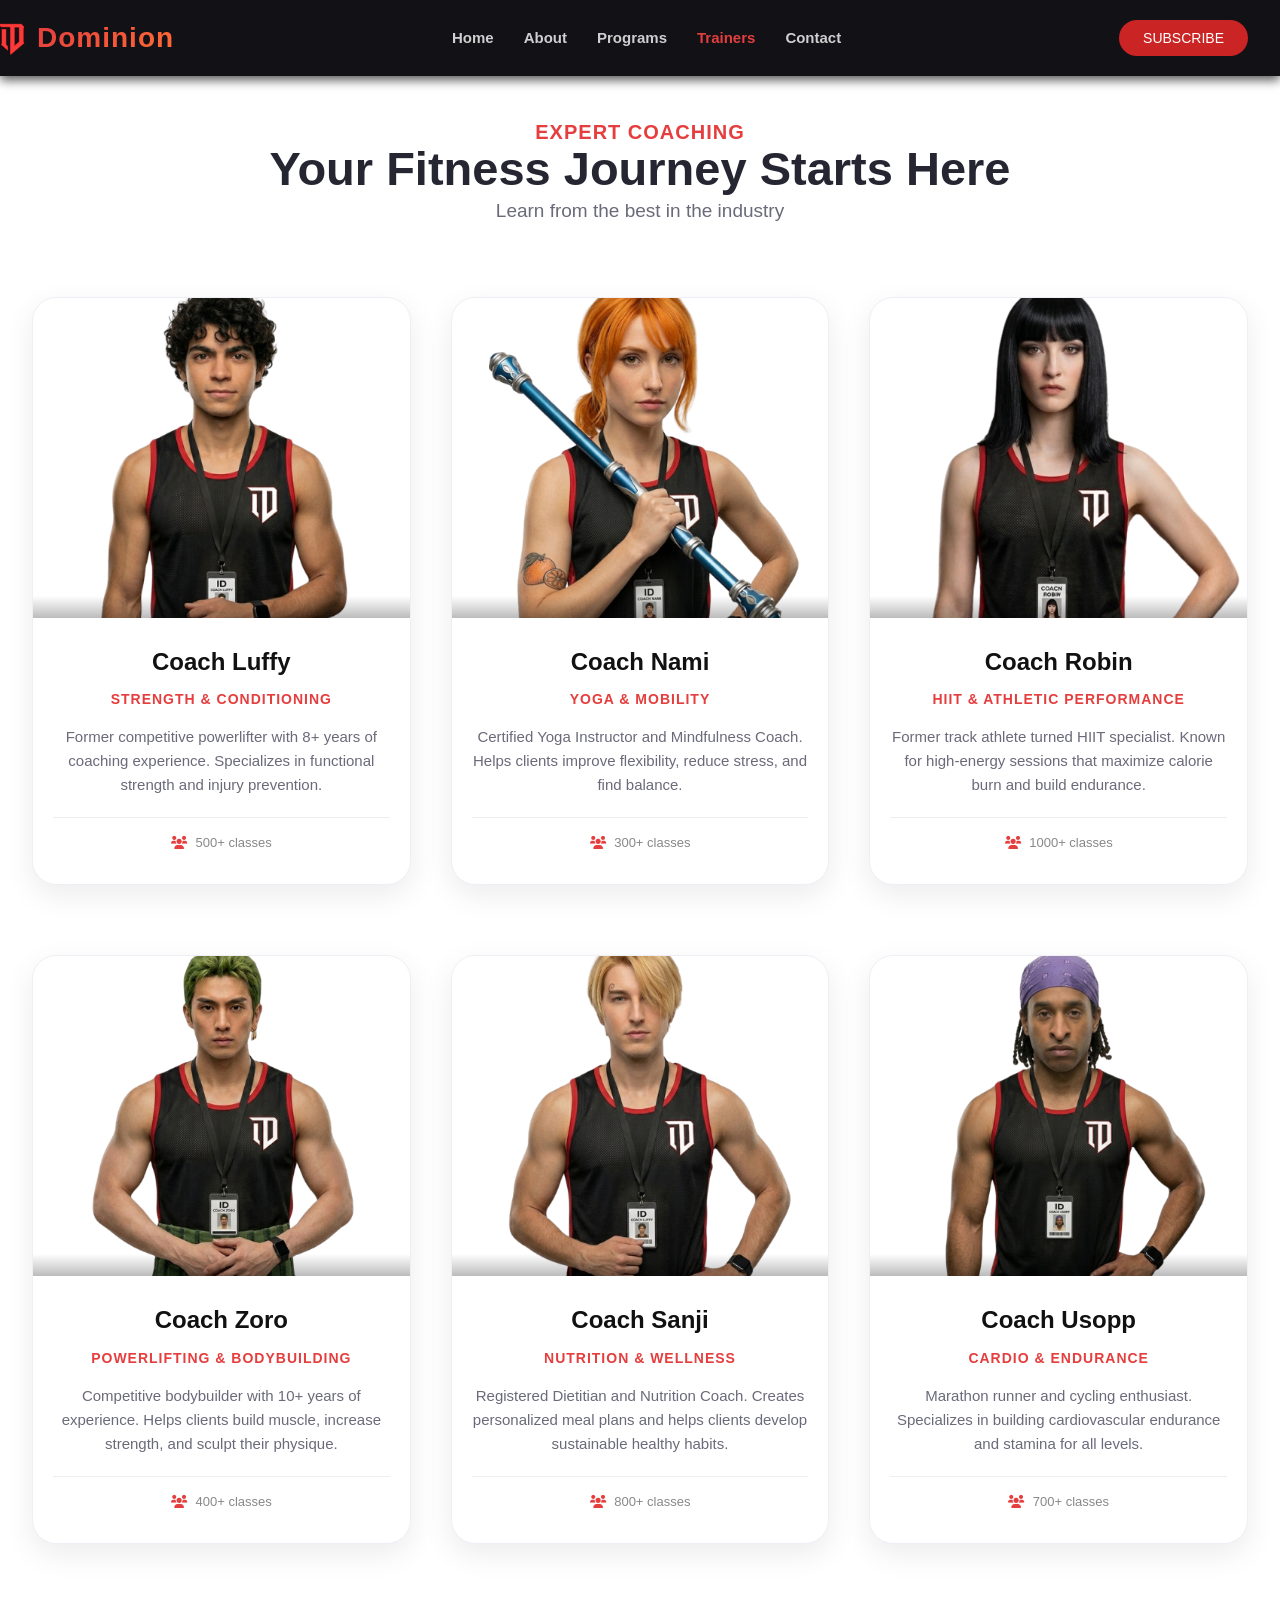
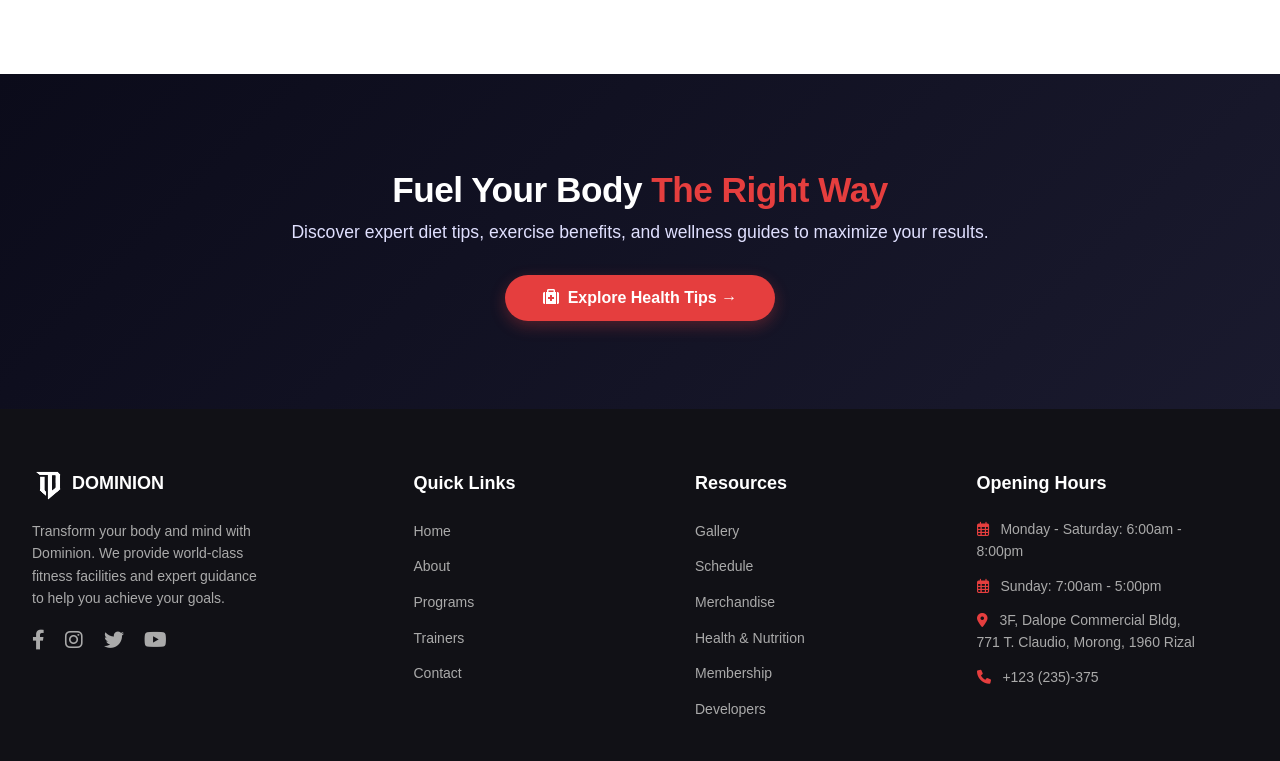
<file: trainers.html>
<!DOCTYPE html>
<html lang="en">

<head>
    <meta charset="UTF-8">
    <meta name="viewport" content="width=device-width, initial-scale=1.0">
    <title>Dominion</title>
    <link rel="stylesheet" href="style.css">
    <link rel="stylesheet" href="https://cdnjs.cloudflare.com/ajax/libs/font-awesome/6.0.0-beta3/css/all.min.css">
    <style>
        .section-header {
            text-align: center;
            margin: 40px 0 35px;
        }

        .trainers-grid {
            display: grid;
            grid-template-columns: repeat(auto-fit, minmax(300px, 1fr));
            gap: 40px;
            margin-top: 70px;
        }

        .trainer-card {
            background: white;
            border-radius: 24px;
            overflow: hidden;
            box-shadow: 0 10px 30px rgba(0, 0, 0, 0.08);
            transition: all 0.3s ease;
            text-align: center;
            border: 1px solid #f0eef5;
            margin-bottom: 30px;
        }

        .trainer-card:hover {
            transform: translateY(-8px);
            box-shadow: 0 15px 35px rgba(229, 62, 62, 0.15);
            border-color: #e53e3e;
        }

        .trainer-img {
            height: 320px;
            overflow: hidden;
            position: relative;
        }

        .trainer-img img {
            width: 100%;
            height: 100%;
            object-fit: cover;
            transition: transform 0.4s ease;
        }

        .trainer-card:hover .trainer-img img {
            transform: scale(1.05);
        }

        .trainer-social {
            position: absolute;
            bottom: -50px;
            left: 0;
            right: 0;
            background: linear-gradient(to top, rgba(0, 0, 0, 0.862), transparent);
            padding: 20px;
            display: flex;
            justify-content: center;
            gap: 20px;
            transition: bottom 0.3s ease;
        }

        .trainer-card:hover .trainer-social {
            bottom: 0;
        }

        .trainer-social a {
            color: white;
            font-size: 20px;
            transition: 0.3s;
        }

        .trainer-social a:hover {
            color: #e53e3e;
            transform: translateY(-3px);
        }

        .trainer-info {
            padding: 25px 20px 30px;
        }

        .trainer-info h3 {
            font-size: 24px;
            font-weight: 700;
            margin-bottom: 5px;
            color: #111;
        }

        .trainer-specialty {
            color: #e53e3e;
            font-weight: 600;
            font-size: 14px;
            text-transform: uppercase;
            letter-spacing: 1px;
            margin-bottom: 15px;
            display: inline-block;
        }

        .trainer-bio {
            color: #6a6a7a;
            font-size: 15px;
            line-height: 1.6;
            margin-bottom: 20px;
        }

        .trainer-stats {
            display: flex;
            justify-content: center;
            gap: 30px;
            margin-top: 15px;
            padding-top: 15px;
            border-top: 1px solid #eee;
        }

        .trainer-stats span {
            font-size: 13px;
            color: #888;
        }

        .trainer-stats i {
            color: #e53e3e;
            margin-right: 5px;
        }

        .cta-banner {
            margin-top: 0px;
        }

        @media (max-width: 768px) {
            .trainer-img {
                height: 280px;
            }

            .trainer-social {
                bottom: 0;
                background: linear-gradient(to top, rgba(0, 0, 0, 0.7), transparent);
            }
        }

        @media (max-width: 480px) {
            .trainers-grid {
                grid-template-columns: 1fr;
            }
        }
    </style>
</head>

<body>
    <header>
        <div class="container">
            <nav class="navbar">
                <div class="logo">
                    <img src="Images/logo.png" class="nav-logo" alt="Dominion Logo">
                    <h1>Dominion</h1>
                </div>
                <ul class="nav-links">
                    <li><a href="index.html">Home</a></li>
                    <li><a href="about.html">About</a></li>
                    <li><a href="programs.html">Programs</a></li>
                    <li><a href="trainers.html" class="active">Trainers</a></li>
                    <li><a href="contact.html">Contact</a></li>
                </ul>
                <button class="btn-subscribe" onclick="location.href='membership.html'">SUBSCRIBE</button>
            </nav>
        </div>
    </header>

    <main>
        <section class="trainers-section">
            <div class="container">
                <div class="section-header">
                    <span>EXPERT COACHING</span>
                    <h2>Your Fitness Journey Starts Here</h2>
                    <p class="section-subtitle">Learn from the best in the industry</p>
                </div>
                <div class="trainers-grid">
                    <div class="trainer-card">
                        <div class="trainer-img">
                            <img src="Images/coach luffy.png">
                            <div class="trainer-social">
                                <a><i class="fab fa-instagram"></i></a>
                                <a><i class="fab fa-twitter"></i></a>
                                <a><i class="fab fa-linkedin-in"></i></a>
                            </div>
                        </div>
                        <div class="trainer-info">
                            <h3>Coach Luffy</h3>
                            <span class="trainer-specialty">Strength & Conditioning</span>
                            <p class="trainer-bio">Former competitive powerlifter with 8+ years of coaching experience.
                                Specializes in functional strength and injury prevention.</p>
                            <div class="trainer-stats">
                                <span><i class="fas fa-users"></i> 500+ classes</span>
                            </div>
                        </div>
                    </div>

                    <div class="trainer-card">
                        <div class="trainer-img">
                            <img src="Images/coach nami.png">
                            <div class="trainer-social">
                                <a><i class="fab fa-instagram"></i></a>
                                <a><i class="fab fa-twitter"></i></a>
                                <a><i class="fab fa-linkedin-in"></i></a>
                            </div>
                        </div>
                        <div class="trainer-info">
                            <h3>Coach Nami</h3>
                            <span class="trainer-specialty">Yoga & Mobility</span>
                            <p class="trainer-bio">Certified Yoga Instructor and Mindfulness Coach. Helps clients
                                improve flexibility, reduce stress, and find balance.</p>
                            <div class="trainer-stats">
                                <span><i class="fas fa-users"></i> 300+ classes</span>
                            </div>
                        </div>
                    </div>

                    <div class="trainer-card">
                        <div class="trainer-img">
                            <img src="Images/coach robin.png">
                            <div class="trainer-social">
                                <a><i class="fab fa-instagram"></i></a>
                                <a><i class="fab fa-twitter"></i></a>
                                <a><i class="fab fa-linkedin-in"></i></a>
                            </div>
                        </div>
                        <div class="trainer-info">
                            <h3>Coach Robin</h3>
                            <span class="trainer-specialty">HIIT & Athletic Performance</span>
                            <p class="trainer-bio">Former track athlete turned HIIT specialist. Known for high-energy
                                sessions that maximize calorie burn and build endurance.</p>
                            <div class="trainer-stats">
                                <span><i class="fas fa-users"></i> 1000+ classes</span>
                            </div>
                        </div>
                    </div>

                    <div class="trainer-card">
                        <div class="trainer-img">
                            <img src="Images/coach zoro.png">
                            <div class="trainer-social">
                                <a><i class="fab fa-instagram"></i></a>
                                <a><i class="fab fa-twitter"></i></a>
                                <a><i class="fab fa-linkedin-in"></i></a>
                            </div>
                        </div>
                        <div class="trainer-info">
                            <h3>Coach Zoro</h3>
                            <span class="trainer-specialty">Powerlifting & Bodybuilding</span>
                            <p class="trainer-bio">Competitive bodybuilder with 10+ years of experience. Helps clients
                                build muscle, increase strength, and sculpt their physique.</p>
                            <div class="trainer-stats">
                                <span><i class="fas fa-users"></i> 400+ classes</span>
                            </div>
                        </div>
                    </div>

                    <div class="trainer-card">
                        <div class="trainer-img">
                            <img src="Images/coach sanji.png">
                            <div class="trainer-social">
                                <a><i class="fab fa-instagram"></i></a>
                                <a><i class="fab fa-twitter"></i></a>
                                <a><i class="fab fa-linkedin-in"></i></a>
                            </div>
                        </div>
                        <div class="trainer-info">
                            <h3>Coach Sanji</h3>
                            <span class="trainer-specialty">Nutrition & Wellness</span>
                            <p class="trainer-bio">Registered Dietitian and Nutrition Coach. Creates personalized meal
                                plans and helps clients develop sustainable healthy habits.</p>
                            <div class="trainer-stats">
                                <span><i class="fas fa-users"></i> 800+ classes</span>
                            </div>
                        </div>
                    </div>

                    <div class="trainer-card">
                        <div class="trainer-img">
                            <img src="Images/coach usopp.png">
                            <div class="trainer-social">
                                <a><i class="fab fa-instagram"></i></a>
                                <a><i class="fab fa-twitter"></i></a>
                                <a><i class="fab fa-linkedin-in"></i></a>
                            </div>
                        </div>
                        <div class="trainer-info">
                            <h3>Coach Usopp</h3>
                            <span class="trainer-specialty">Cardio & Endurance</span>
                            <p class="trainer-bio">Marathon runner and cycling enthusiast. Specializes in building
                                cardiovascular endurance and stamina for all levels.</p>
                            <div class="trainer-stats">
                                <span><i class="fas fa-users"></i> 700+ classes</span>
                            </div>
                        </div>
                    </div>
                </div>
            </div>
        </section>

        <section class="cta-banner" id="fuel" id="cta" style="margin-top: 100px;">
            <div class="container" style="padding: 40px 0;">
                <div class="cta-content">
                    <h2>Fuel Your Body <span style="color: #e53e3e;">The Right Way</span></h2>
                    <p>Discover expert diet tips, exercise benefits, and wellness guides to maximize your results.</p>
                    <button class="btn-primary-large" onclick="location.href='health.html'"><i
                            class="fa-solid fa-suitcase-medical"></i> &nbspExplore Health Tips
                        →</button>
                </div>
            </div>
        </section>
    </main>

    <footer style="margin-top: 0px;">
        <div class="container">
            <div class="footer-grid">
                <div class="footer-col">
                    <div class="footer-logo-wrapper">
                        <img src="Images/logo.png" class="footer-logo" alt="Dominion Logo">
                        <h4>DOMINION</h4>
                    </div>
                    <p>Transform your body and mind with Dominion. We provide world-class fitness facilities and expert
                        guidance to help you achieve your goals.</p>
                    <div class="social">
                        <i class="fab fa-facebook-f"></i>
                        <i class="fab fa-instagram"></i>
                        <i class="fab fa-twitter"></i>
                        <i class="fab fa-youtube"></i>
                    </div>
                </div>
                <div class="footer-col" style="margin-left: 100px;">
                    <h4>Quick Links</h4>
                    <ul>
                        <li><a href="index.html">Home</a></li>
                        <li><a href="about.html">About</a></li>
                        <li><a href="programs.html">Programs</a></li>
                        <li><a href="trainers.html">Trainers</a></li>
                        <li><a href="contact.html">Contact</a></li>
                    </ul>
                </div>
                <div class="footer-col">
                    <h4>Resources</h4>
                    <ul>
                        <li><a href="gallery.html">Gallery</a></li>
                        <li><a href="schedule.html">Schedule</a></li>
                        <li><a href="merch.html">Merchandise</a></li>
                        <li><a href="health.html">Health & Nutrition</a></li>
                        <li><a href="membership.html">Membership</a></li>
                        <li><a href="developers.html">Developers</a></li>
                    </ul>
                </div>
                <div class="footer-col">
                    <h4>Opening Hours</h4>
                    <p><i class="far fa-calendar-alt"></i> Monday - Saturday: 6:00am - 8:00pm</p>
                    <p><i class="far fa-calendar-alt"></i> Sunday: 7:00am - 5:00pm</p>
                    <p class="location-info"><i class="fas fa-map-marker-alt"></i> 3F, Dalope Commercial Bldg, 771 T.
                        Claudio, Morong, 1960 Rizal</p>
                    <p><i class="fas fa-phone"></i> +123 (235)-375</p>
                </div>
            </div>

        </div>
    </footer>

</body>

</html>
</file>
<file: style.css>
* {
    margin: 0;
    padding: 0;
    box-sizing: border-box;
}

body {
    font-family: 'Segoe UI', Tahoma, Geneva, Verdana, sans-serif;
    line-height: 1.6;
    color: #1e1e2af6;
    background: #ffffff;
}

html {
    scroll-behavior: smooth;
}

.container {
    max-width: 1280px;
    margin: 0 auto;
    padding: 0 32px;
}

.logo {
    display: flex;
    align-items: center;
    gap: 5px;
    margin-left: -40px;
}

.nav-logo {
    height: 40px;
    width: auto;
    display: block;
    filter: brightness(1.5);
}

.logo h1 {
    font-size: 28px;
    margin: 0;
    line-height: 1;
}

.footer-logo-wrapper {
    display: flex;
    align-items: center;
    gap: 5px;
    margin-bottom: 2px;
}

.footer-logo {
    margin-top: -17px;
    height: 35px;
    width: auto;
    filter: brightness(0) invert(1);
}

.footer-logo-wrapper h4 {
    margin: 0;
    color: white;
    font-size: 20px;
}

header {
    background: #111116;
    position: sticky;
    top: 0;
    z-index: 100;
    box-shadow: 0 4px 10px rgba(0, 0, 0, 0.67);
}

.navbar {
    display: flex;
    justify-content: space-between;
    align-items: center;
    flex-wrap: wrap;
    padding: 18px 0;
    gap: 20px;
}

.logo h1 {
    font-size: 28px;
    font-weight: 800;
    background: linear-gradient(135deg, #e53e3e, #ff6b35);
    -webkit-background-clip: text;
    background-clip: text;
    color: transparent;
    letter-spacing: 1px;
}

.nav-links {
    display: flex;
    gap: 30px;
    list-style: none;
    flex-wrap: wrap;
}

.nav-links a {
    text-decoration: none;
    color: #ffffffcc;
    font-weight: 600;
    transition: 0.3s ease;
    font-size: 15px;
}

.nav-links a:hover,
.nav-links a.active {
    color: #e53e3e;
}

.nav-icons {
    display: flex;
    gap: 20px;
    align-items: center;
}

.nav-icons i {
    color: #ffffff;
    font-size: 18px;
    cursor: pointer;
    transition: 0.3s;
}

.nav-icons i:hover {
    color: #e53e3e;
}

.btn-subscribe {
    background: #cb2424;
    color: white;
    border: none;
    padding: 10px 24px;
    border-radius: 40px;
    font-weight: 500;
    font-size: 14px;
    cursor: pointer;
    transition: 0.3s ease;
}

.btn-subscribe:hover {
    background: #e64a4a;
}

/*HERO SECTION*/
.hero {
    position: relative;
    padding: 70px 0;
    height: 660px;
    overflow: hidden;
}

.hero-video-background {
    position: absolute;
    top: 0;
    left: 0;
    width: 100%;
    height: 100%;
    z-index: 0;
}

.hero-video-background video {
    width: 100%;
    height: 100%;
    object-fit: cover;
}

.hero-video-overlay {
    position: absolute;
    top: 0;
    left: 0;
    width: 100%;
    height: 100%;
    background: rgba(0, 0, 0, 0.327);
    z-index: 1;
}


.hero-container {
    position: relative;
    z-index: 2;
    display: flex;
    flex-wrap: wrap;
    align-items: center;
    gap: 50px;
    margin-top: 60px;
}

.hero-content {
    flex: 1;
}

.hero-badge {
    color: #e53e3e;
    font-weight: 700;
    letter-spacing: 2px;
    font-size: 18px;
    margin-bottom: 10px;
    display: inline-block;
}

.hero-content h1 {
    font-size: 60px;
    font-weight: 800;
    line-height: 1.2;
    margin-bottom: 15px;
    color: #ffffff;
    text-shadow: 0 2px 8px rgba(0, 0, 0, 0.5);
}

.hero-content h1 span {
    color: #e53e3e;
}

.hero-content p {
    font-size: 18px;
    color: #f0f0f0;
    margin-bottom: 32px;
    max-width: 700px;
    margin-left: auto;
    margin-right: auto;
    text-shadow: 0 1px 4px rgba(0, 0, 0, 0.3);
}

.hero-buttons {
    display: flex;
    gap: 20px;
    flex-wrap: wrap;
}

.btn-primary {
    background: #e53e3e;
    padding: 14px 32px;
    border-radius: 40px;
    color: white;
    font-weight: 600;
    border: none;
    cursor: pointer;
    transition: 0.3s ease;
    font-size: 16px;
}

.btn-primary:hover {
    transform: translateY(-5px);
}

.btn-outline {
    background: transparent;
    border: 2px solid #e53e3e;
    padding: 12px 32px;
    border-radius: 40px;
    font-weight: 600;
    color: #e53e3e;
    cursor: pointer;
    transition: 0.3s ease;
    font-size: 16px;
}

.btn-outline:hover {
    background: #e53e3e;
    color: white;
}

.hero-image {
    flex: 1;
    background: url('');
    background-repeat: no-repeat;
    background-position: center;
    background-size: 320px;
    min-height: 340px;
}

/*SECTION HEADERS*/
.section-header {
    text-align: center;
    margin: 60px 0 60px;
}

.section-header span {
    color: #e53e3e;
    font-weight: 800;
    letter-spacing: 1px;
    font-size: 20px;
    text-transform: uppercase;
}

.section-header h2 {
    font-size: 47px;
    font-weight: 800;
    margin-top: -17px;
}

.section-subtitle {
    color: #6a6a7a;
    margin-top: -10px;
    font-size: 19px;
}

.services {
    margin: 100px 0;
}

.services-grid {
    display: grid;
    grid-template-columns: repeat(auto-fit, minmax(300px, 1fr));
    gap: 40px 30px;
    margin-bottom: 40px;
}

.service-card {
    background: transparent;
    padding: 20px 0;
    text-align: center;
    transition: 0.3s ease;
    border: none;
    box-shadow: none;
    border-bottom: 2px solid #eee;
}

.service-card:hover {
    transform: translateY(-5px);
    border-bottom-color: #e53e3e;
}

.service-card i {
    font-size: 48px;
    color: #e53e3e;
    margin-bottom: 20px;
}

.service-card h3 {
    font-size: 22px;
    font-weight: 700;
    margin-bottom: 12px;
}

.service-card p {
    color: #6a6a7a;
    line-height: 1.5;
    font-size: 16px;
}

.service-card:hover {
    box-shadow: none;
    border-color: #e53e3e;
}

.featured-programs {
    margin-top: 170px;
    margin-bottom: 80px;
}

.program-img {
    height: 220px;
    overflow: hidden;
    display: flex;
    align-items: center;
    justify-content: center;
    position: relative;
    overflow: hidden;
}

.program-img::after {
    content: '';
    position: absolute;
    top: 0;
    left: 0;
    width: 100%;
    height: 100%;
    background: linear-gradient(to bottom, rgba(0, 0, 0, 0), rgba(0, 0, 0, 0.807));
    pointer-events: none;
    z-index: 1;
}

.program-img img {
    width: 100%;
    height: 100%;
    transition: 0.3s ease;
    display: block;
}

.program-card:hover .program-img::after {
    background: none;
}

.program-card:hover .program-img img {
    transform: scale(1.03);
}

.program-cards {
    display: flex;
    flex-wrap: wrap;
    gap: 30px;
    justify-content: center;
    margin-bottom: 40px;
}

.program-card {
    background: #ffffff;
    border-radius: 24px;
    box-shadow: 0 10px 30px rgba(0, 0, 0, 0.08);
    overflow: hidden;
    text-align: center;
    flex: 1 1 300px;
    transition: 0.3s ease;
    border: 1px solid #f0eef5;
}

.program-card:hover {
    transform: translateY(-5px);
    box-shadow: 0 10px 20px rgba(229, 62, 62, 0.241);
    border: 1.5px solid #e53e3e;
}

.program-img i {
    font-size: 70px;
    color: white;
}

.program-card h3 {
    margin: 20px 0 10px;
    font-size: 22px;
    font-weight: 700;
}

.program-card p {
    padding: 0 20px;
    color: #6a6a7a;
    font-size: 14px;
}

.program-meta {
    margin: 15px 20px;
    display: flex;
    justify-content: center;
    gap: 20px;
    font-size: 13px;
    color: #e53e3e;
    font-weight: 600;
}

.program-meta i {
    margin-right: 5px;
    margin-bottom: 20px;
}

.btn-small {
    background: transparent;
    border: 2px solid #e53e3e;
    color: #e53e3e;
    padding: 8px 24px;
    border-radius: 30px;
    font-weight: 700;
    margin-bottom: 30px;
    cursor: pointer;
    transition: 0.3s;
    font-size: 14px;
}

.btn-small:hover {
    background: #e53e3e;
    color: white;
}


/*CTA*/
.cta-banner {
    background: linear-gradient(135deg, #0b0b1a 0%, #1a1a2e 100%);
    padding: 3rem 0;
    margin: 9rem 0 0;
}

.cta-banner-container {
    margin: 20px auto;
    display: flex;
    flex-wrap: wrap;
    gap: 2rem;
    align-items: center;
    justify-content: space-between;
}

.bmi-card {
    flex: 1.2;
    min-width: 280px;
    background: rgba(255, 255, 255, 0.08);
    backdrop-filter: blur(12px);
    border-radius: 28px;
    padding: 1.8rem 2rem;
    box-shadow: 0 15px 35px rgba(0, 0, 0, 0.3);
    border: 1px solid rgba(255, 255, 255, 0.15);
    transition: transform 0.2s ease;
}

.bmi-card:hover {
    transform: translateY(-5px);
}

.bmi-header {
    display: flex;
    align-items: center;
    gap: 0.75rem;
    margin-bottom: 1rem;
}

.bmi-header i {
    font-size: 2rem;
    color: #e53e3e;
}

.bmi-header h3 {
    font-size: 1.6rem;
    margin: 0;
    color: white;
    font-weight: 700;
    letter-spacing: -0.5px;
}

.bmi-field-group {
    display: flex;
    flex-direction: column;
    gap: 1.2rem;
    margin-bottom: 1.8rem;
}

.bmi-field label {
    margin: 10px;
    display: block;
    font-size: 0.85rem;
    font-weight: 600;
    color: #ddddff;
    margin-bottom: 0.5rem;
    letter-spacing: 0.5px;
}

.bmi-field label i {
    margin-right: 6px;
    color: #e53e3e;
    font-size: 0.9rem;
}

.bmi-field input {
    width: 100%;
    padding: 12px 15px;
    border-radius: 60px;
    background: rgba(0, 0, 0, 0.5);
    border: 1px solid rgba(255, 255, 255, 0.2);
    color: white;
    font-size: 1rem;
    transition: all 0.2s;
}

.bmi-field input:focus {
    outline: none;
    border-color: #e53e3e;
    background: rgba(0, 0, 0, 0.7);
}

.bmi-result-demo {
    background: rgba(0, 0, 0, 0.4);
    border-radius: 40px;
    padding: 0.8rem 1.2rem;
    margin: 2rem 0 1.3rem;
    display: flex;
    justify-content: space-between;
    align-items: baseline;
    flex-wrap: wrap;
    gap: 1rem;
}

.bmi-value {
    font-size: 1rem;
    font-weight: 600;
    color: rgb(233, 233, 233);
}

.bmi-status {
    background: #2e7d32;
    padding: 4px 12px;
    border-radius: 40px;
    font-size: 0.75rem;
    font-weight: 600;
    color: white;
    letter-spacing: 0.5px;
}

.btn-bmi-dummy {
    width: 40%;
    background: #e53e3e;
    border: none;
    padding: 12px 0;
    border-radius: 60px;
    font-weight: 700;
    font-size: 0.9rem;
    color: white;
    cursor: pointer;
    transition: 0.2s;
    margin-bottom: 12px;
    font-family: inherit;
    letter-spacing: 0.8px;
}

.btn-bmi-dummy:hover {
    background: #c53030;
    transform: scale(0.98);
}

.demo-hint {
    font-size: 0.7rem;
    text-align: center;
    color: #aaaacc;
    margin-top: 6px;
}

.demo-hint i {
    margin-right: 5px;
}

.cta-content {
    flex: 1.5;
    text-align: center;
    color: white;
}

.cta-content h2 {
    font-size: 2.2rem;
    font-weight: 800;
    margin-bottom: 0px;
    letter-spacing: -0.5px;
}

.cta-content p {
    font-size: 1.1rem;
    color: #e0e0ff;
    max-width: 90%;
    margin-left: auto;
    margin-right: auto;
    margin-bottom: 1.8rem;
}

.btn-primary-large {
    background: #e53e3e;
    color: white;
    border: none;
    padding: 14px 38px;
    font-size: 1rem;
    font-weight: 700;
    border-radius: 40px;
    cursor: pointer;
    transition: 0.2s;
    box-shadow: 0 5px 15px rgba(229, 62, 62, 0.3);
    display: inline-block;
}

.btn-primary-large:hover {
    background: #c53030;
    transform: scale(1.02);
}

/*FOOTER*/
footer {
    background: #111116;
    color: #aaa;
    padding: 60px 0 30px;
    margin-top: 60px;
}

.footer-grid {
    display: flex;
    flex-wrap: wrap;
    justify-content: space-between;
    gap: 10px;
}

.footer-col {
    flex: 1;
    min-width: 200px;
}

.footer-col h4 {
    color: white;
    margin-bottom: 20px;
    font-size: 18px;
    font-weight: 700;
}

.footer-col p {
    margin-top: 0px;
    margin-bottom: 12px;
    font-size: 14px;
    line-height: 1.6;
    max-width: 85%;
}

.footer-col ul {
    list-style: none;
}

.footer-col li {
    margin-bottom: 10px;
}

.footer-col a {
    color: #aaa;
    text-decoration: none;
    transition: 0.3s;
    font-size: 14px;
}

.footer-col a:hover {
    color: #e53e3e;
    padding-left: 5px;
}

.social {
    margin-top: 20px;
}

.social i {
    font-size: 20px;
    margin-right: 16px;
    cursor: pointer;
    transition: 0.3s;
    color: #aaa;
}

.social i:hover {
    color: #e53e3e;
    transform: translateY(-3px);
}

.location-info {
    margin-top: 15px;
}

.location-info i,
.footer-col p i {
    margin-right: 8px;
    color: #e53e3e;
}

.copyright {
    text-align: center;
    padding-top: 40px;
    font-size: 13px;
    border-top: 1px solid #2a2a32;
    margin-top: 40px;
}

@media (max-width: 992px) {
    .hero-content h1 {
        font-size: 42px;
    }

    .section-header h2 {
        font-size: 32px;
    }

    .cta-content h2 {
        font-size: 30px;
    }
}

@media (max-width: 768px) {

    .section-header {
        margin: 40px 0 30px;
    }

    .intro-image {
        display: none;
    }

    .section-header h2 {
        font-size: 30px;
        margin-top: -3px;
        line-height: 1.1;
    }

    .section-subtitle {
        margin-top: 5px;
        font-size: 16px;
        line-height: 1.1;
    }

    header {
        position: relative !important;
    }

    .about-hero h1 {
        font-size: 36px;
        line-height: 1.1;
    }

    .about-hero p {
        font-size: 16px;
        padding: 0 20px;
        line-height: 1.2;
    }

    .container {
        padding: 0 10px;
    }

    .navbar {
        flex-direction: column;
        align-items: center;
    }

    .logo {
        display: none;
    }

    .btn-subscribe {
        display: none;
    }

    .nav-links {
        justify-content: center;
        gap: 18px;
    }

    .hero-container {
        flex-direction: column;
        text-align: center;
    }

    .hero-video-background {
        height: 90%;
    }

    .hero-content p {
        max-width: 100%;
    }

    .hero-buttons {
        justify-content: center;
    }

    .services {
        margin-top: 0px;
    }

    .featured-programs {
        margin-top: -10px;
    }

    .services-grid {
        grid-template-columns: 1fr;
        margin-top: 15px;
    }

    .footer-grid {
        flex-direction: column;
        gap: 30px;
    }

    .program-cards {
        gap: 30px;
    }

    .program-card {
        flex: 1 1 100%;
        max-width: 100%;
        margin: 0 10px;
    }

    .program-img {
        height: 200px;
    }

    .program-card h3 {
        font-size: 20px;
        margin: 15px 0 8px;
    }

    .program-card p {
        font-size: 13px;
        padding: 0 15px;
    }

    .program-meta {
        gap: 15px;
        font-size: 12px;
        margin: 12px 15px;
    }

    .btn-small {
        padding: 6px 20px;
        font-size: 13px;
        margin-bottom: 20px;
    }

    .footer-col {
        margin-left: 0 !important;
    }

    .copyright {
        display: none;
    }
}

@media (max-width: 480px) {
    .hero-content h1 {
        font-size: 32px;
    }

    .btn-primary,
    .btn-outline {
        padding: 10px 20px;
        font-size: 14px;
    }

    .section-header h2 {
        font-size: 26px;
    }

    .cta-banner {
        padding: 40px 20px;
    }

    .cta-content h2 {
        font-size: 24px;
    }

    .program-img {
        height: 170px;
    }

    .program-card h3 {
        font-size: 18px;
    }

    .program-card p {
        font-size: 12px;
    }

    .program-meta span {
        display: block;
        margin-bottom: 5px;
    }

    .program-meta {
        flex-direction: column;
        gap: 8px;
        align-items: center;
    }
}

/*ABOUT*/
.about-hero {
    position: relative;
    padding: 40px 0;
    text-align: center;
    margin-top: 0;
    overflow: hidden;
}

.hero-bg-image {
    position: absolute;
    top: 0;
    left: 0;
    width: 100%;
    height: 100%;
    background-image: url('Images/about-hero-bg.jpg');
    background-size: cover;
    background-position: center;
    background-repeat: no-repeat;
    z-index: 0;
}

.hero-bg-image::after {
    content: '';
    position: absolute;
    top: 0;
    left: 0;
    width: 100%;
    height: 100%;
    background: rgba(0, 0, 0, 0.700);
    z-index: 1;
}

.about-hero .container {
    position: relative;
    z-index: 2;
}

.about-hero h1 {
    font-size: 52px;
    font-weight: 800;
    color: white;
    margin-bottom: 20px;
}

.about-hero h1 span {
    color: #e53e3e;
}

.about-hero p {
    font-size: 18px;
    color: #f0f0f0;
    max-width: 770px;
    margin: 0 auto;
    text-shadow: 0 1px 3px rgba(0, 0, 0, 0.5);
}

@media (max-width: 768px) {
    .about-hero {
        padding: 80px 0;
    }

    .about-hero h1 {
        font-size: 36px;
    }

    .about-hero p {
        font-size: 16px;
        padding: 0 20px;
    }
}

.intro-section {
    padding: 80px 0;
    background: #f4f4f4;
}

.intro-grid {
    display: flex;
    flex-wrap: wrap;
    margin-top: -40px;
    margin-bottom: -40px;
    gap: 50px;
    align-items: center;
}

.intro-text {
    flex: 1;
}

.intro-text h2 {
    font-size: 38px;
    font-weight: 700;
    margin-bottom: 10px;
    color: #111;
    font-family: Verdana, Geneva, Tahoma, sans-serif;
}

.intro-text h2 span {
    color: #e53e3e;
}

.intro-text p {
    font-size: 18px;
    line-height: 1.5;
    text-align: justify;
    color: #444;
    margin-bottom: 20px;
}

.intro-image {
    flex: 1;
    text-align: center;
}

.image-wrapper {
    position: relative;
    display: inline-block;
    max-width: 85%;
}

.image-wrapper::after {
    content: '';
    position: absolute;
    top: 0;
    left: 0;
    width: 100%;
    height: 100%;
    background: linear-gradient(to bottom, rgba(0, 0, 0, 0), rgba(0, 0, 0, 0.6));
    border-radius: 24px;
    pointer-events: none;

}

.image-wrapper:hover::after {
    background: none;
}

.intro-image img {
    display: block;
    width: 100%;
    border: 2px groove rgba(0, 0, 0, 0.522);
    border-radius: 24px;
    box-shadow: 0px 4px 10px rgba(0, 0, 0, 0.522);
    transition: transform 0.4s ease;
}

.mission-section {
    padding: 80px 0;
    background: white;
}

.section-header {
    margin-top: 0px;
}

.mission-list {
    max-width: 900px;
    margin: 50px auto 0;
}

.mission-item {
    display: flex;
    gap: 20px;
    margin-bottom: 35px;
    align-items: flex-start;
    border: 1px solid #eee;
    padding: 20px 25px;
    border-radius: 16px;
    transition: all 0.3s ease;
    cursor: default;
}

.mission-item:hover {
    background: #fef5f5;
    transform: translateX(15px);
    box-shadow: 0 5px 15px rgba(229, 62, 62, 0.1);
    border-color: #e53e3e;
}

.mission-icon {
    font-size: 40px;
    color: #e53e3e;
    min-width: 60px;
    text-align: center;
}

.mission-text h3 {
    font-size: 24px;
    font-weight: 700;
    margin-bottom: 10px;
    color: #111;
}

.mission-text p {
    color: #555;
    line-height: 1.7;
    font-size: 17px;
    margin-right: 20px;
    text-align: justify;
}

/*Audience section*/
.audience-section {
    padding: 80px 0;
    background: #111116;
    color: white;
}

.section-header {
    margin-top: 30px;
}

.audience-section .section-header h2,
.audience-section .section-header p {
    color: white;
}

.audience-grid {
    display: grid;
    grid-template-columns: repeat(auto-fit, minmax(260px, 1fr));
    gap: 30px;
    margin-top: 50px;
}

.audience-card {
    background: rgba(255, 255, 255, 0.05);
    backdrop-filter: blur(4px);
    padding: 30px 20px;
    margin-bottom: 50px;
    border-radius: 24px;
    text-align: center;
    transition: 0.3s;
    border: 1px solid rgba(229, 62, 62, 0.3);
}

.audience-card:hover {
    background: rgba(229, 62, 62, 0.1);
    transform: scale(1.02);
}

.audience-card i {
    font-size: 48px;
    color: #e53e3e;
    margin-bottom: 20px;
}

.audience-card h3 {
    font-size: 24px;
    margin-bottom: 15px;
    font-weight: 700;
}

.audience-card p {
    color: #ddd;
    font-size: 15px;
    line-height: 1.5;
}

/*GALLERY*/
.gallery-section {
    padding: 80px 0;
}

.gallery-grid {
    display: flex;
    flex-wrap: wrap;
    justify-content: center;
    gap: 25px;
    max-width: 1100px;
    margin: 50px auto 0;
}

.gallery-item {
    position: relative;
    width: 300px;
    overflow: hidden;
    border: 3px groove #c4c4c4;
    border-radius: 20px;
    box-shadow: 0 10px 20px rgba(0, 0, 0, 0.1);
    transition: 0.3s ease;
    cursor: pointer;
}

.gallery-item::after {
    content: '';
    position: absolute;
    top: 0;
    left: 0;
    width: 100%;
    height: 100%;
    background: linear-gradient(to bottom, rgba(0, 0, 0, 0), rgba(0, 0, 0, 0.748));
    pointer-events: none;
    border-radius: 20px;
    z-index: 1;
    transition: opacity 0.3s ease;
}

.gallery-item:hover::after {
    background: none;
}

.gallery-item img {
    width: 100%;
    height: 260px;
    object-fit: cover;
    transition: transform 0.4s ease;
    display: block;
}

.gallery-item:hover {
    transform: translateY(-5px);
    box-shadow: 0 0px 15px #e53e3e;
    border: 3px solid #e53e3e;
}

.gallery-item:hover img {
    transform: scale(1.05);
}

.gallery-link {
    text-align: center;
    margin-top: 45px;
}

.btn-gallery {
    background: transparent;
    border: 2px solid #e53e3e;
    padding: 12px 32px;
    border-radius: 40px;
    font-weight: 600;
    color: #e53e3e;
    font-size: 16px;
    cursor: pointer;
    transition: 0.3s;
    display: inline-block;
    text-decoration: none;
}

.btn-gallery:hover {
    background: #e53e3e;
    color: white;
}

@media (max-width: 768px) {
    .about-hero h1 {
        font-size: 36px;
    }

    .intro-text h2 {
        font-size: 28px;
    }

    .intro-grid {
        flex-direction: column;
    }

    .mission-item {
        flex-direction: column;
        text-align: center;
        padding: 15px;
    }

    .mission-item:hover {
        background: #fef5f5;
        box-shadow: 0 5px 15px rgba(229, 62, 62, 0.1);
        border-color: #e53e3e;
    }

    .mission-icon {
        margin: 0 auto;
    }

    .audience-card {
        padding: 25px 15px;
    }

    .gallery-item {
        width: 260px;
    }

    .gallery-item img {
        height: 220px;
    }
}

@media (max-width: 680px) {
    .gallery-item {
        width: 90%;
        max-width: 320px;
    }
}

.section-header span,
.section-header h2,
.section-header p {
    animation: fadeUp linear;
    animation-timeline: view();
    animation-range: entry 0% cover 40%;
}

.service-card,
.program-card,
.bmi-card,
.cta-content,
.mission-item,
.audience-card,
.product-card,
.gallery-item,
.program-item,
.testimonial-item,
.pricing-card,
.tech-icons,
.program-schedule,
.trainer-card {
    animation: fadeUp linear;
    animation-timeline: view();
    animation-range: entry 0% cover 30%;
}

@keyframes fadeUp {
    from {
        opacity: 0;
        transform: translateY(80px);
    }

    to {
        opacity: 1;
        transform: translateY(0);
    }
}

.logo#home,
.about-hero .container,
.perks-section .section-header,
.section-header {
    animation: anime 0.5s ease forwards;
}

.nav-links#home {
    animation: anime 0.7s ease forwards;
}

.btn-subscribe#home {
    animation: anime 0.9s ease forwards;
}

.hero-content h1,
.hero-content span,
.perk-item {
    animation: anime 0.7s ease forwards;
}

.hero-content p {
    animation: anime 0.8s ease forwards;
}

.hero-buttons {
    animation: anime 0.9s ease forwards;
}

.intro-image,
.intro-text,
.trainer-card,
.contact-grid,
.team-section,
.program-item#program1 {
    animation: anime1 1.3s ease;
}

@keyframes anime {
    from {
        opacity: 0;
        transform: translateY(-50%);
    }

    to {
        opacity: 1;
        transform: translateY(0);
    }
}

@keyframes anime1 {
    from {
        opacity: 0;
    }

    to {
        opacity: 1;
    }
}
</file>
